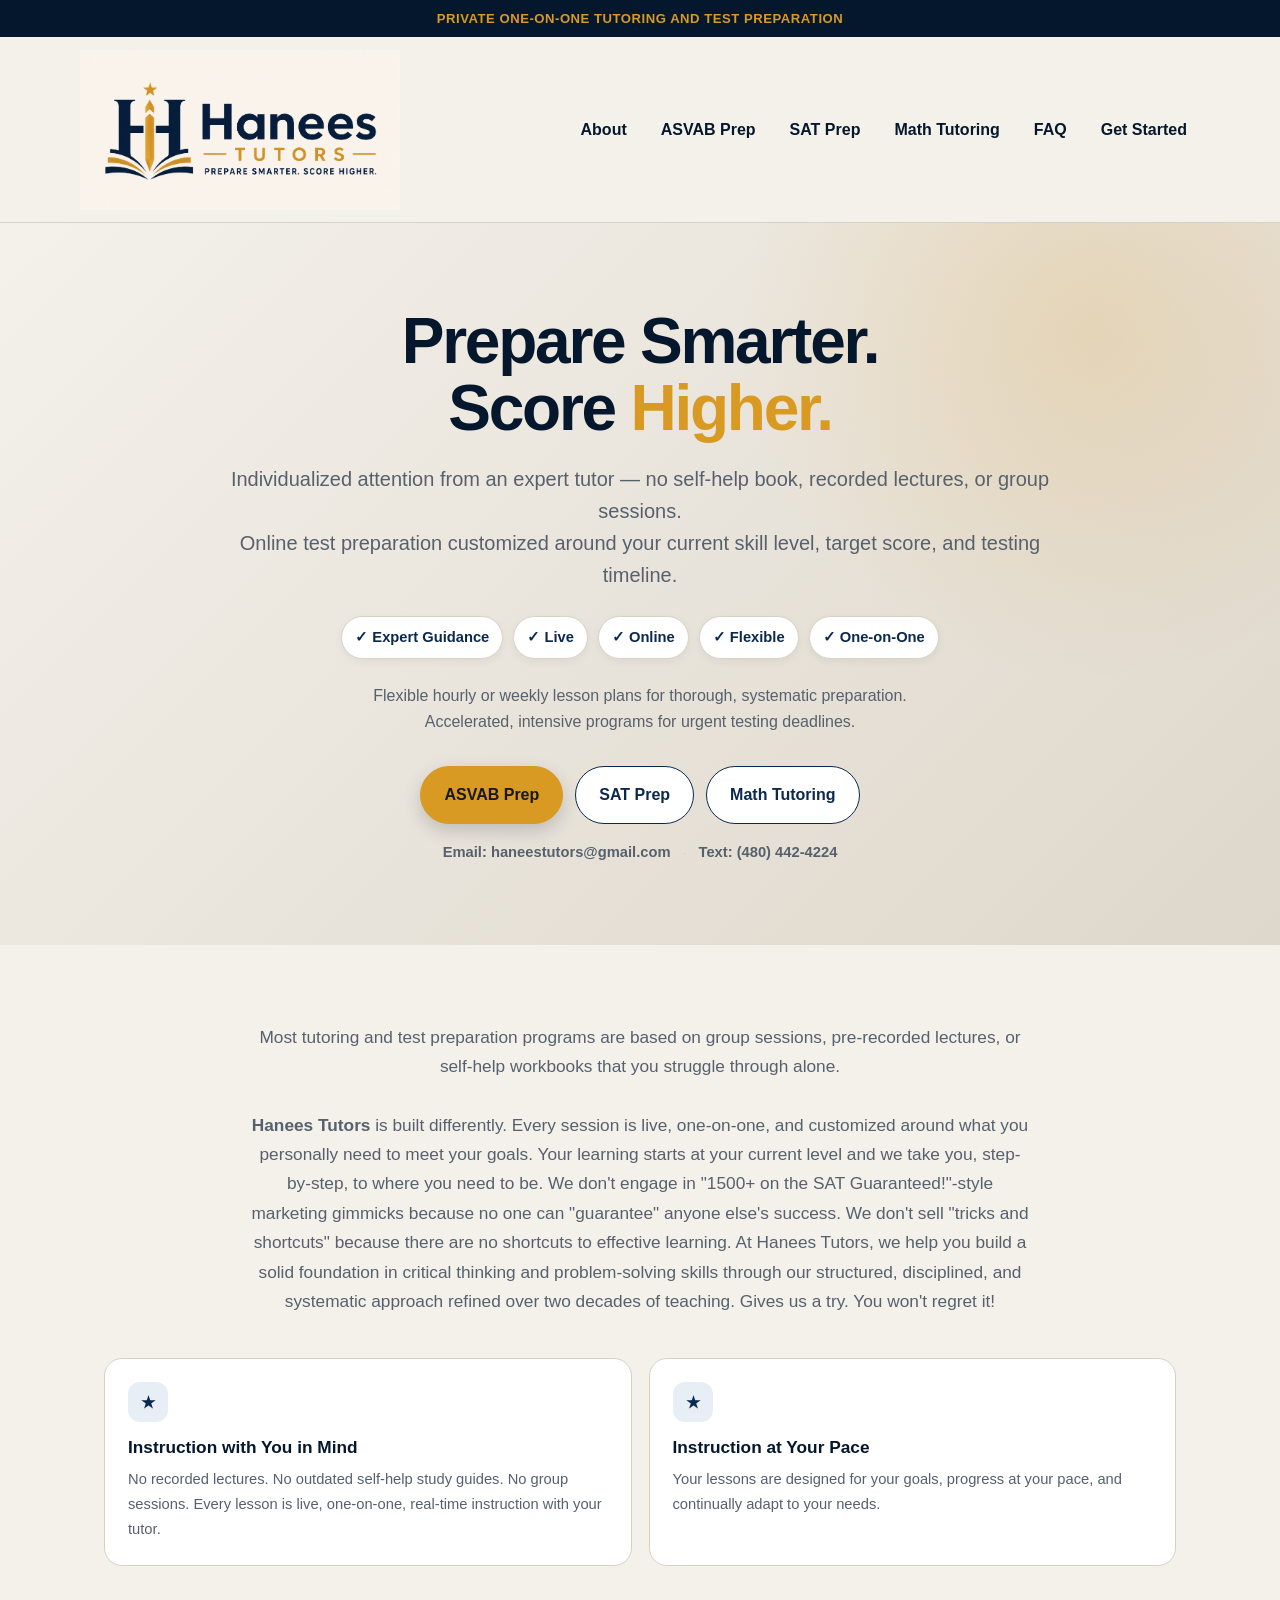
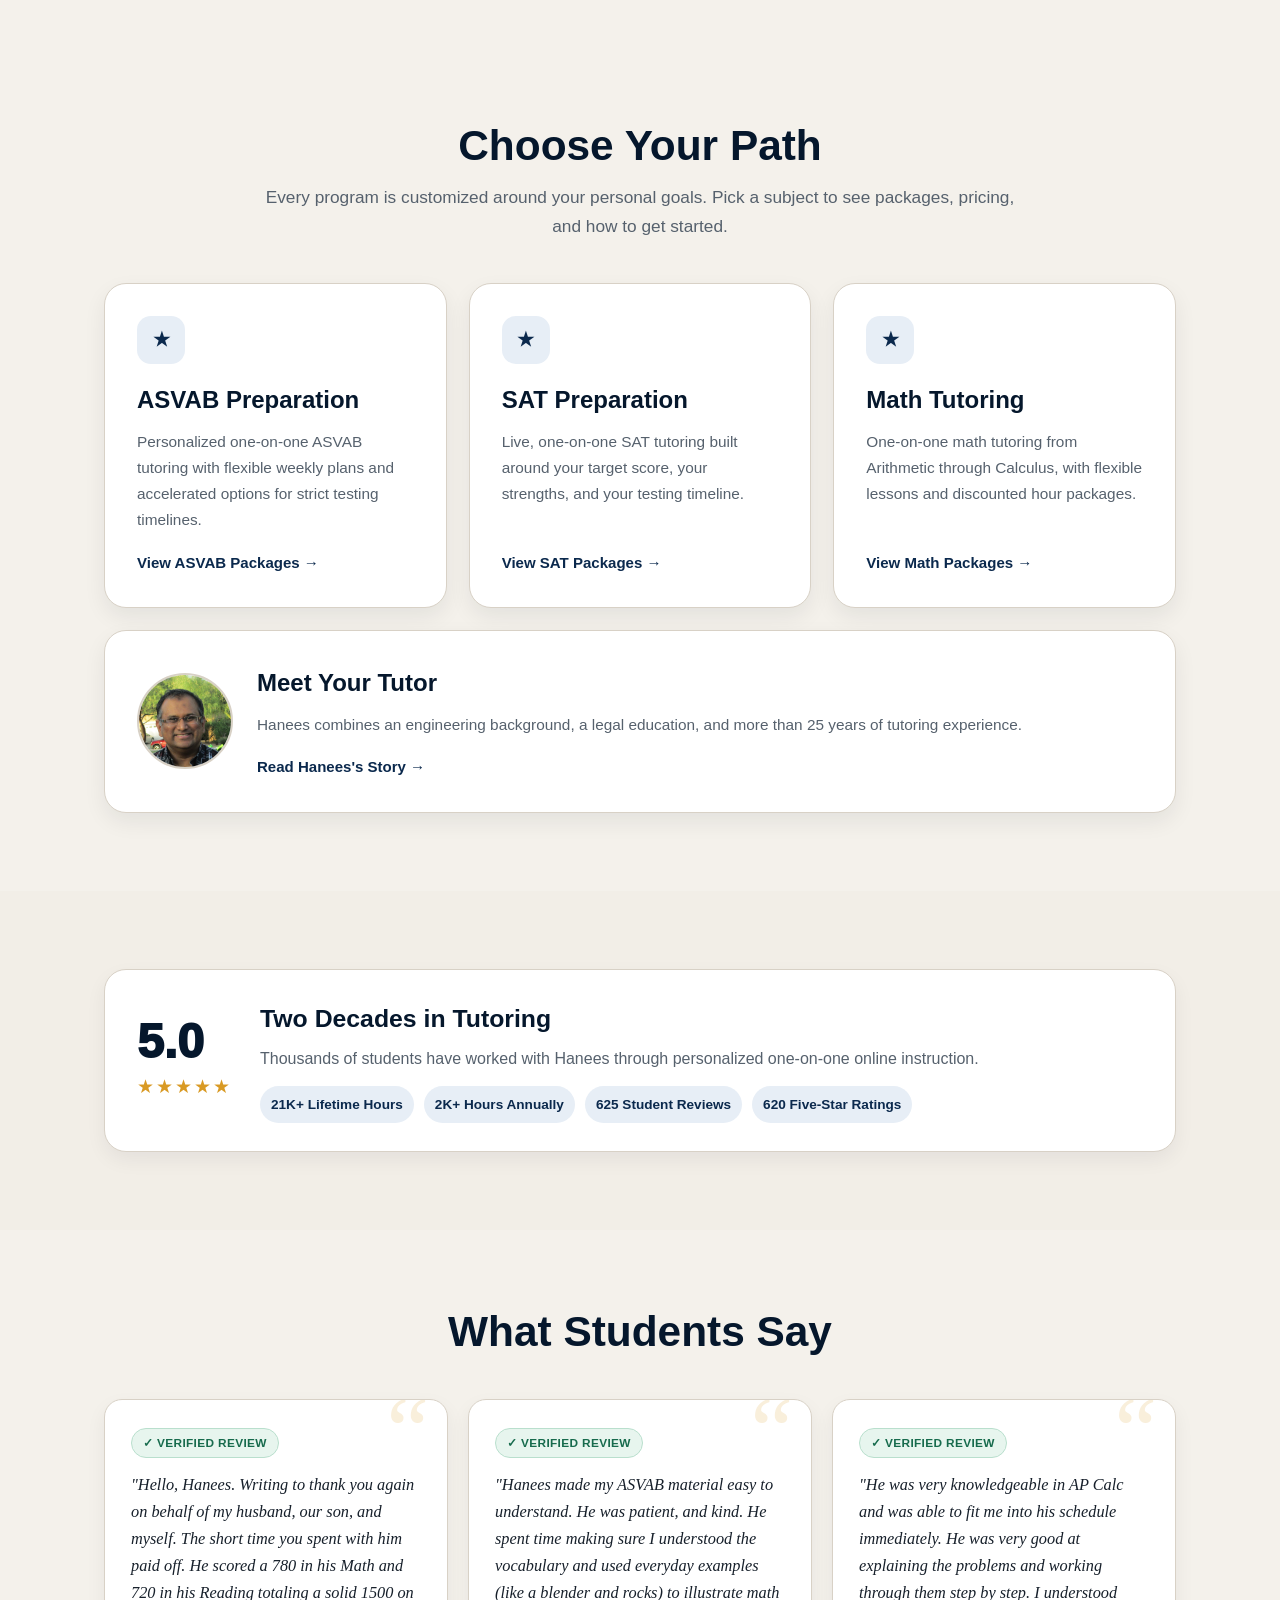
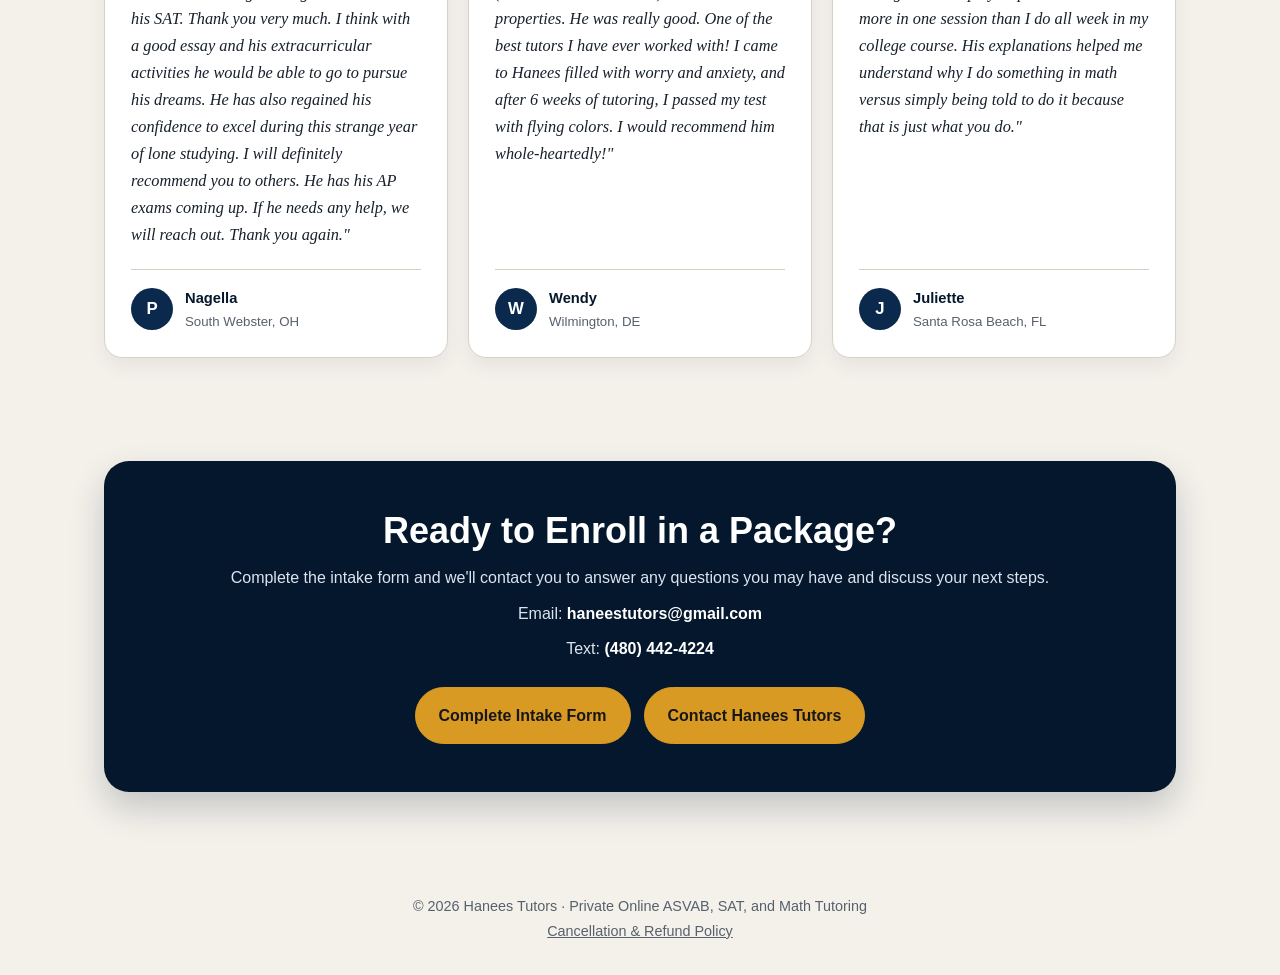
<file: index.html>
<!DOCTYPE html>
<html lang="en">
<head>
<!-- Google tag (gtag.js) -->
<script async src="https://www.googletagmanager.com/gtag/js?id=G-X34HV6HW5H"></script>
<script>
  window.dataLayer = window.dataLayer || [];
  function gtag(){dataLayer.push(arguments);}
  gtag('js', new Date());

  gtag('config', 'G-X34HV6HW5H');
</script>

<meta charset="UTF-8">
<meta name="viewport" content="width=device-width,initial-scale=1">

<!-- Favicon -->
<link rel="icon" type="image/png" href="favicon.png" sizes="512x512">
<link rel="shortcut icon" href="favicon.png" type="image/png">
<link rel="apple-touch-icon" href="favicon.png">

<!-- Browser / mobile theme color -->
<meta name="theme-color" content="#05172c">

<title>Hanees Tutors | Private Online Test Prep &amp; Tutoring</title>

<meta name="description" content="Expert, customized one-on-one online tutoring for ASVAB and SAT preparation, taught live by an experienced engineer, attorney, and educator.">

<meta name="robots" content="index, follow">
<meta name="author" content="Hanees H.">

<meta property="og:title" content="Hanees Tutors | Private Online Test Prep">
<meta property="og:description" content="Live, one-on-one online ASVAB and SAT preparation with personalized instruction and structured lessons.">
<meta property="og:type" content="website">
<meta property="og:url" content="https://haneestutors.com/">
<meta property="og:site_name" content="Hanees Tutors">
<meta property="og:image" content="profile.jpg">

<meta name="twitter:card" content="summary_large_image">
<meta name="twitter:title" content="Hanees Tutors |  Online Test Prep">
<meta name="twitter:description" content="Personalized one-on-one ASVAB and SAT preparation with structured courses designed to help students improve their scores.">

<script type="application/ld+json">
{
  "@context":"https://schema.org",
  "@type":"ProfessionalService",
  "name":"Hanees Tutors",
  "description":" online one-on-one ASVAB and SAT tutoring and test preparation.",
  "image":"profile.jpg",
  "logo":"https://haneestutors.com/logo.png",
  "email":"haneestutors@gmail.com",
  "telephone":"+1-480-442-4224",
  "areaServed":"United States, Online",
  "founder":{
    "@type":"Person",
    "name":"Hanees H.",
    "jobTitle":"Tutor, Attorney, Engineer, Educator"
  }
}
</script>

<link rel="stylesheet" href="styles.css">

</head>

<body id="top">

<div class="top-banner">
Private One-on-One Tutoring and Test Preparation
</div>

<header>

<div class="container nav">

<a class="logo" href="index.html" aria-label="Hanees Tutors home">
<img src="logo.png" alt="Hanees Tutors">
</a>

<button class="nav-toggle" id="navToggle" aria-label="Toggle navigation menu" aria-expanded="false" aria-controls="siteNav">
<span></span>
<span></span>
<span></span>
</button>

<nav aria-label="Main navigation" id="siteNav">

<a href="about.html">About</a>
<a href="asvab.html">ASVAB Prep</a>
<a href="sat.html">SAT Prep</a>
<a href="math.html">Math Tutoring</a>
<a href="faq.html">FAQ</a>

<a href="#intake" class="open-intake">
Get Started
</a>
</nav>
</div>
</header>

<main>


<!-- HERO -->

<section class="hero">

<div class="container hero-layout">

<div>

<h1>
Prepare Smarter.<br>
Score <span>Higher.</span>
</h1>

<p class="hero-lead">
Individualized attention from an expert tutor — no self-help book, recorded lectures, or group sessions. <br> Online test preparation customized around your current skill level, target score, and testing timeline.
</p>

<div class="hero-points">
<div class="hero-point">✓ Expert Guidance</div>
<div class="hero-point">✓ Live</div>
<div class="hero-point">✓ Online</div>
<div class="hero-point">✓ Flexible</div>
<div class="hero-point">✓ One-on-One</div>


</div>

<p class="hero-lead" style="font-size:1rem;">
Flexible hourly or weekly lesson plans for thorough, systematic preparation.<br>Accelerated, intensive programs for urgent testing deadlines.
</p>

<div class="hero-actions">

<a class="button gold" href="asvab.html">
ASVAB Prep
</a>

<a class="button secondary" href="sat.html">
SAT Prep
</a>

<a class="button secondary" href="math.html">
Math Tutoring
</a>

</div>

<div class="hero-contact-row">

<a class="hero-contact-link" href="mailto:haneestutors@gmail.com">
Email: haneestutors@gmail.com
</a>

<span class="hero-contact-divider">·</span>

<a class="hero-contact-link" href="tel:4804424224">
Text: (480) 442-4224
</a>

</div>

</div>

</div>

</section>


<!-- WHY US -->

<section class="why" id="why-us">

<div class="container">

<div class="section-heading">

<p>
Most tutoring and test preparation programs are based on group sessions, pre-recorded lectures, or self-help workbooks that you struggle through alone.<br><br>
  
<b>Hanees Tutors</b> is built differently. Every session is live, one-on-one, and customized around what you personally need to meet your goals. Your learning starts at your current level and we take you, step-by-step, to where you need to be. We don't engage in "1500+ on the SAT Guaranteed!"-style marketing gimmicks because no one can "guarantee" anyone else's success. We don't sell "tricks and shortcuts" because there are no shortcuts to effective learning. At Hanees Tutors, we help you build a solid foundation in critical thinking and problem-solving skills through our structured, disciplined, and systematic approach refined over two decades of teaching. Gives us a try. You won't regret it!
</p>

</div>

<div class="why-grid">

<div class="why-card">

<div class="why-icon">★</div>

<h3>Instruction with You in Mind</h3>

<p>
No recorded lectures. No outdated self-help study guides. No group sessions. Every lesson is live, one-on-one, real-time instruction with your tutor.
</p>

</div>

<div class="why-card">

<div class="why-icon">★</div>

<h3>Instruction at Your Pace</h3>

<p>
Your lessons are designed for your goals, progress at your pace, and continually adapt to your needs.
</p>

</div>

</div>

</div>

</section>


<!-- SUBJECT LINKS -->

<section id="subjects">

<div class="container">

<div class="section-heading">

<h2>
Choose Your Path
</h2>

<p>
Every program is customized around your personal goals. Pick a subject to see packages, pricing, and how to get started.
</p>

</div>

<div class="subject-grid">

<a class="subject-card" href="asvab.html">

<div class="subject-icon">★</div>

<h3>ASVAB Preparation</h3>

<p>
Personalized one-on-one ASVAB tutoring with flexible weekly plans and accelerated options for strict testing timelines.
</p>

<div class="subject-cta">View ASVAB Packages →</div>

</a>

<a class="subject-card" href="sat.html">

<div class="subject-icon">★</div>

<h3>SAT Preparation</h3>

<p>
Live, one-on-one SAT tutoring built around your target score, your strengths, and your testing timeline.
</p>

<div class="subject-cta">View SAT Packages →</div>

</a>

<a class="subject-card" href="math.html">

<div class="subject-icon">★</div>

<h3>Math Tutoring</h3>

<p>
One-on-one math tutoring from Arithmetic through Calculus, with flexible lessons and discounted hour packages.
</p>

<div class="subject-cta">View Math Packages →</div>

</a>

<a class="subject-card about-link-card" href="about.html">

<img src="profile.jpg" alt="Hanees H., private online tutor">

<div>
<h3>Meet Your Tutor</h3>
<p>
Hanees combines an engineering background, a legal education, and more than 25 years of tutoring experience.
</p>
<div class="subject-cta">Read Hanees's Story →</div>
</div>

</a>

</div>

</div>

</section>


<!-- RESULTS -->

<section class="results">

<div class="container">

<div class="results-card">

<div>

<div class="rating">5.0</div>

<div class="stars" aria-label="Five star rating">
★★★★★
</div>

</div>

<div>

<h2>
Two Decades in Tutoring
</h2>

<p>
Thousands of students have worked with Hanees through personalized one-on-one online instruction.
</p>

<div class="stats">

<div class="stat">21K+ Lifetime Hours</div>
<div class="stat">2K+ Hours Annually</div>
<div class="stat">625 Student Reviews</div>
<div class="stat">620 Five-Star Ratings</div>

</div>

</div>

</div>

</div>

</section>


<!-- TESTIMONIALS -->

<section class="testimonials">

<div class="container">

<div class="section-heading">

<h2>
What Students Say
</h2>

</div>

<div class="testimonial-grid">

<div class="testimonial-card">

<div class="testimonial-badge">✓ Verified Review</div>

<p class="testimonial-quote">
"Hello, Hanees. Writing to thank you again on behalf of my husband, our son, and myself. The short time you spent with him paid off. He scored a 780 in his Math and 720 in his Reading totaling a solid 1500 on his SAT. Thank you very much. I think with a good essay and his extracurricular activities he would be able to go to pursue his dreams. He has also regained his confidence to excel during this strange year of lone studying. I will definitely recommend you to others. He has his AP exams coming up. If he needs any help, we will reach out. Thank you again."
</p>

<div class="testimonial-footer">
<div class="testimonial-avatar">P</div>
<div>
<div class="testimonial-attribution">Nagella</div>
  <div class="testimonial-location">South Webster, OH</div>
</div>
</div>

</div>

<div class="testimonial-card">

<div class="testimonial-badge">✓ Verified Review</div>

<p class="testimonial-quote">
"Hanees made my ASVAB material easy to understand. He was patient, and kind. He spent time making sure I understood the vocabulary and used everyday examples (like a blender and rocks) to illustrate math properties. He was really good. One of the best tutors I have ever worked with! I came to Hanees filled with worry and anxiety, and after 6 weeks of tutoring, I passed my test with flying colors. I would recommend him whole-heartedly!"
</p>

<div class="testimonial-footer">
<div class="testimonial-avatar">W</div>
<div>
<div class="testimonial-attribution">Wendy</div>
<div class="testimonial-location">Wilmington, DE</div>
</div>
</div>

</div>

<div class="testimonial-card">

<div class="testimonial-badge">✓ Verified Review</div>

<p class="testimonial-quote">
"He was very knowledgeable in AP Calc and was able to fit me into his schedule immediately. He was very good at explaining the problems and working through them step by step. I understood more in one session than I do all week in my college course. His explanations helped me understand why I do something in math versus simply being told to do it because that is just what you do."
</p>

<div class="testimonial-footer">
<div class="testimonial-avatar">J</div>
<div>
<div class="testimonial-attribution">Juliette</div>
<div class="testimonial-location">Santa Rosa Beach, FL</div>
</div>
</div>

</div>

</div>

</div>

</section>


<!-- CONTACT -->

<section id="contact" class="contact-section">

<div class="container">

<div class="contact">

<h2>
Ready to Enroll in a Package?
</h2>

<p>
Complete the intake form and we'll contact you to answer any questions you may have and discuss your next steps.
</p>

<p>
Email:
<a href="mailto:haneestutors@gmail.com">
haneestutors@gmail.com
</a>
</p>

<p>
Text:
<a href="tel:4804424224">
(480) 442-4224
</a>
</p>

<div class="actions">

<a class="button open-intake" href="#intake">
Complete Intake Form
</a>

<a
class="button"
href="mailto:haneestutors@gmail.com?subject=Tutoring%20Inquiry"
>
Contact Hanees Tutors
</a>

</div>

</div>

</div>

</section>

</main>


<footer>
© 2026 Hanees Tutors · Private Online ASVAB, SAT, and Math Tutoring
<br>
<a href="policy.html" style="color:var(--muted);text-decoration:underline;">Cancellation &amp; Refund Policy</a>
</footer>


<div id="intake-modal-root"></div>
<div id="booking-modal-root"></div>
<script src="script.js"></script>

</body>
</html>
</file>
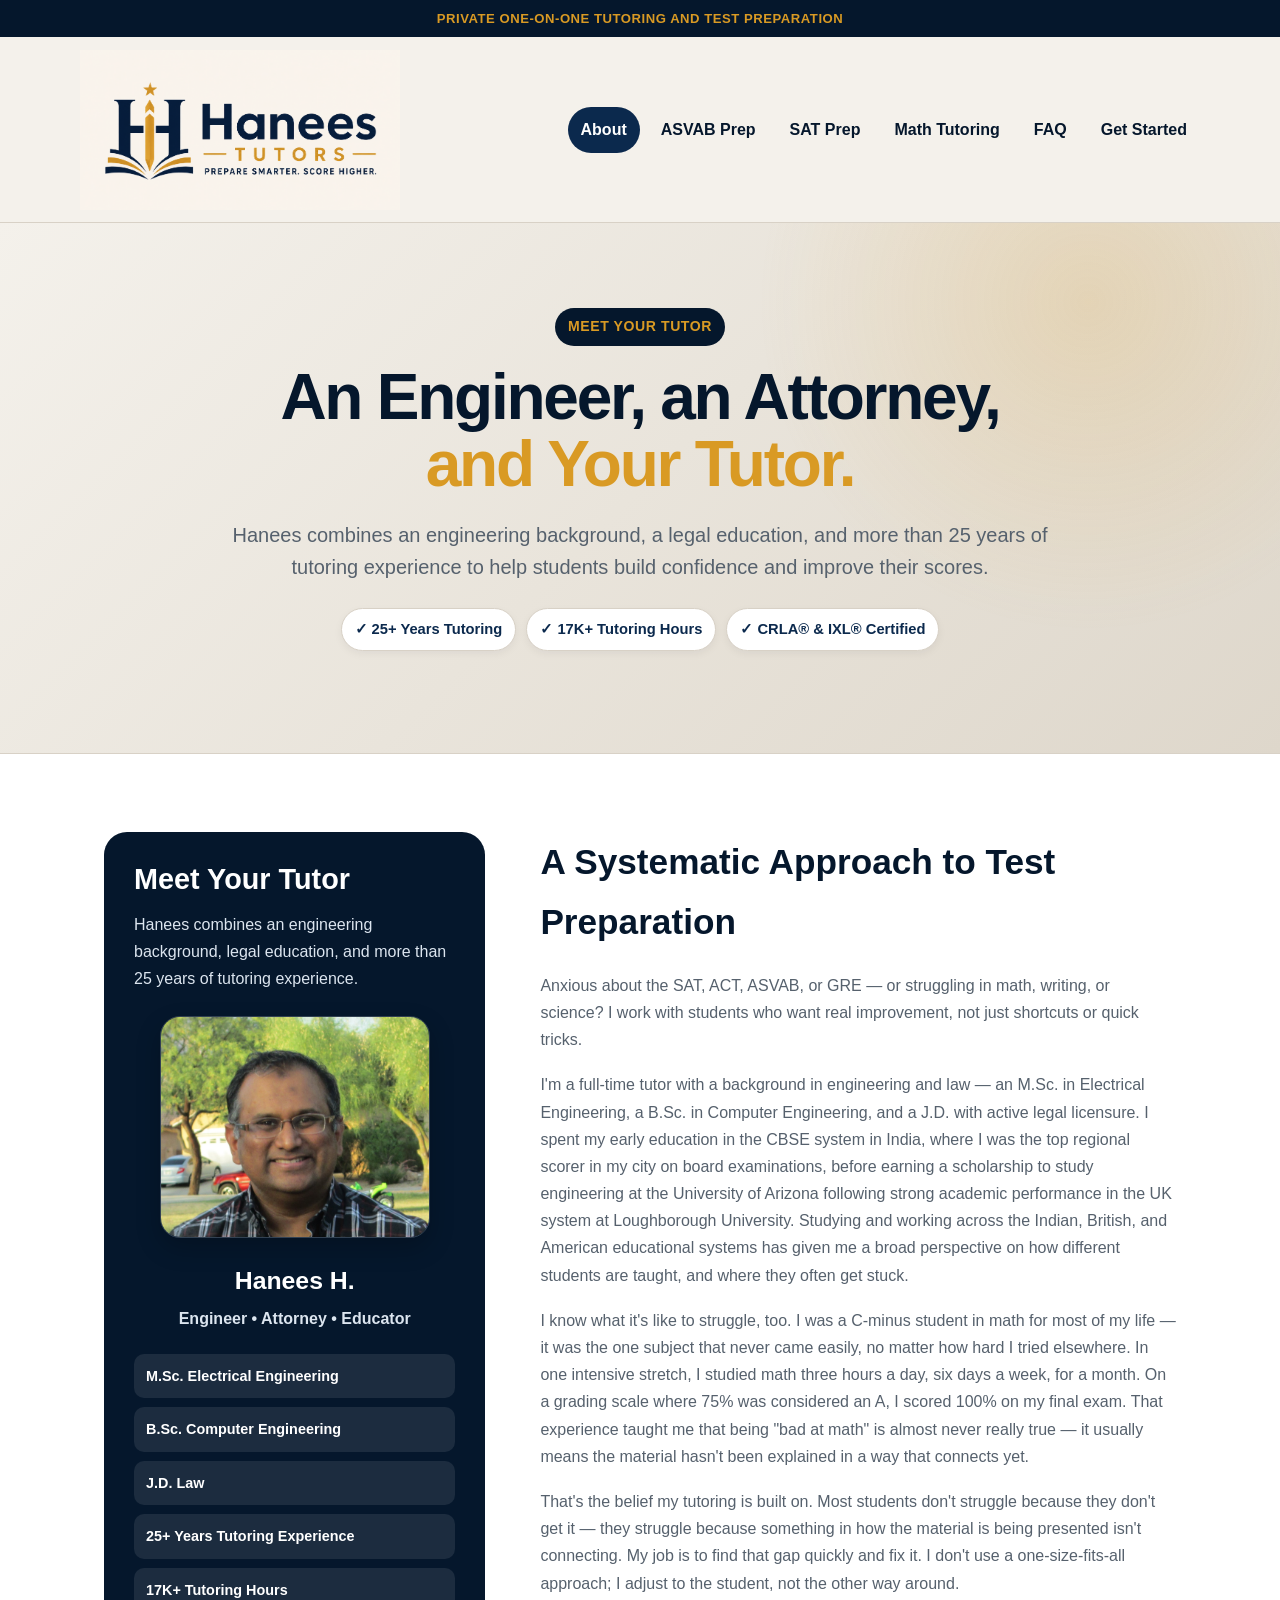
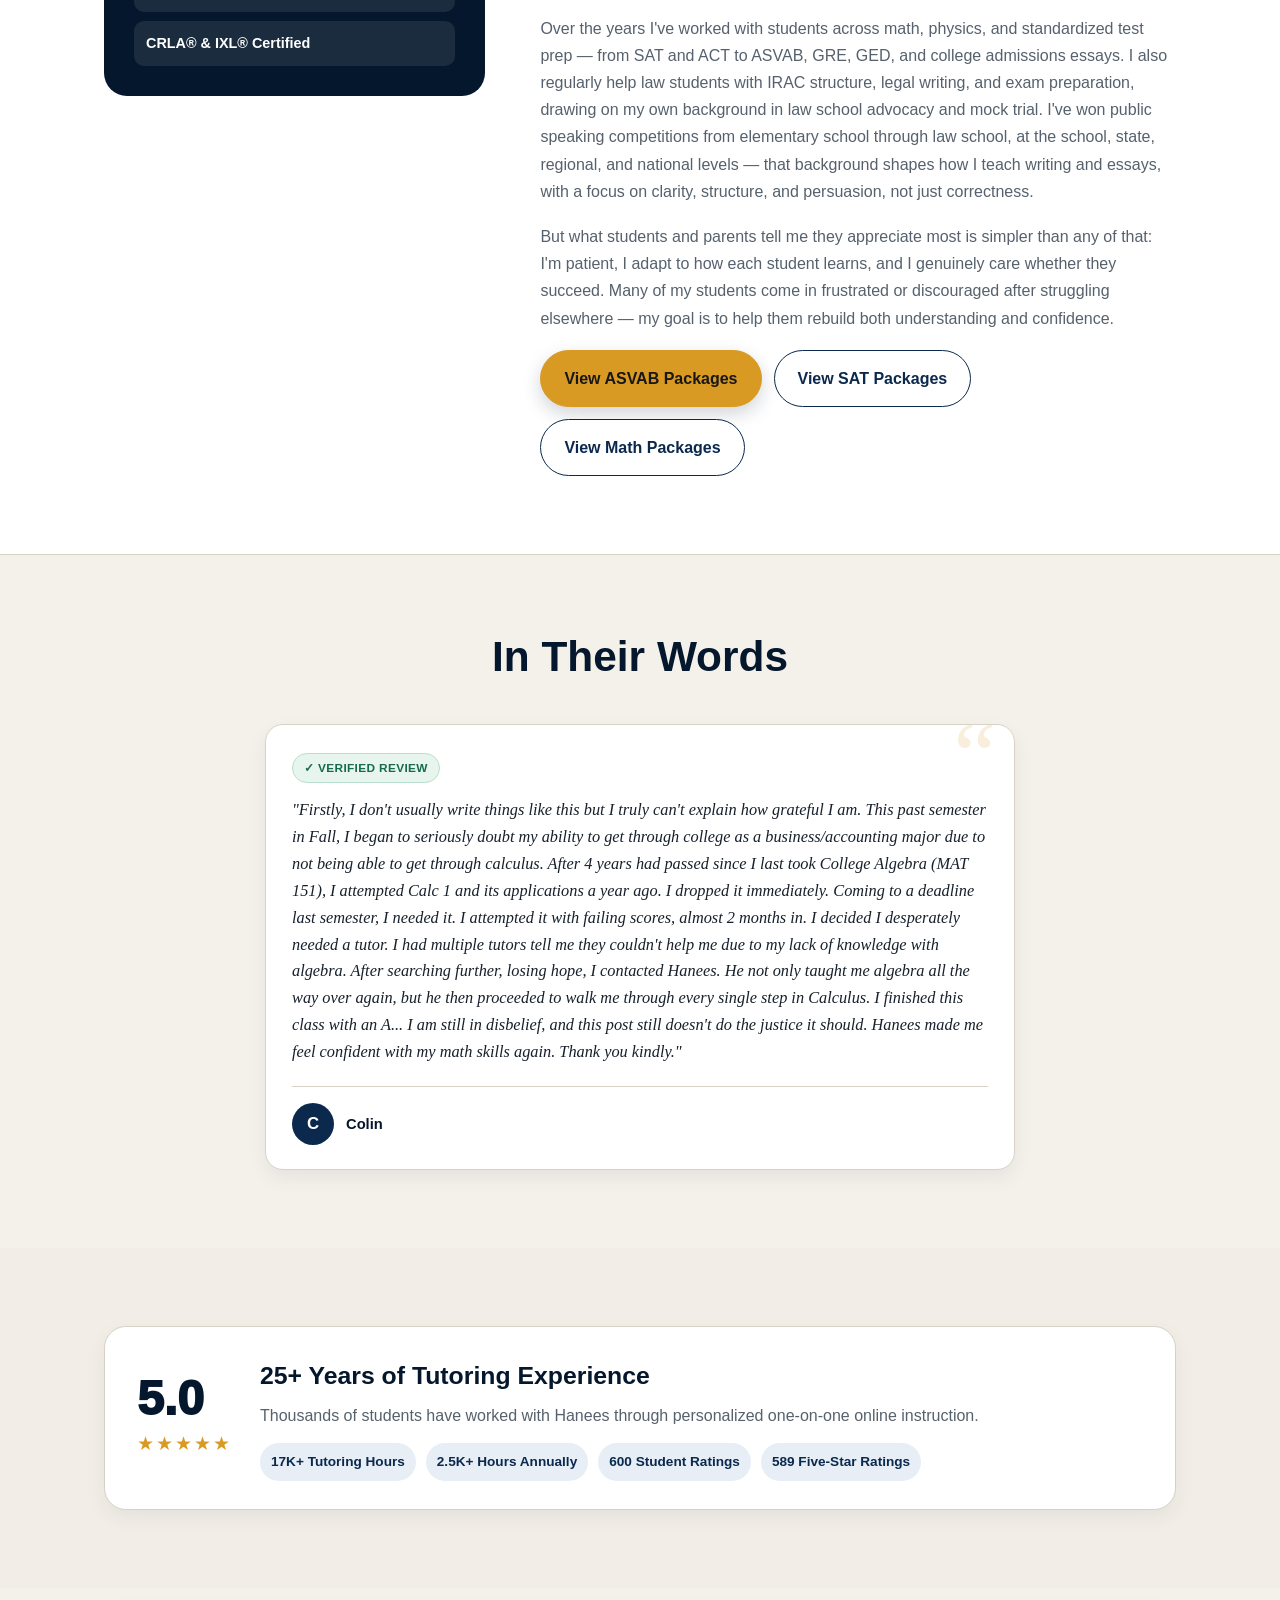
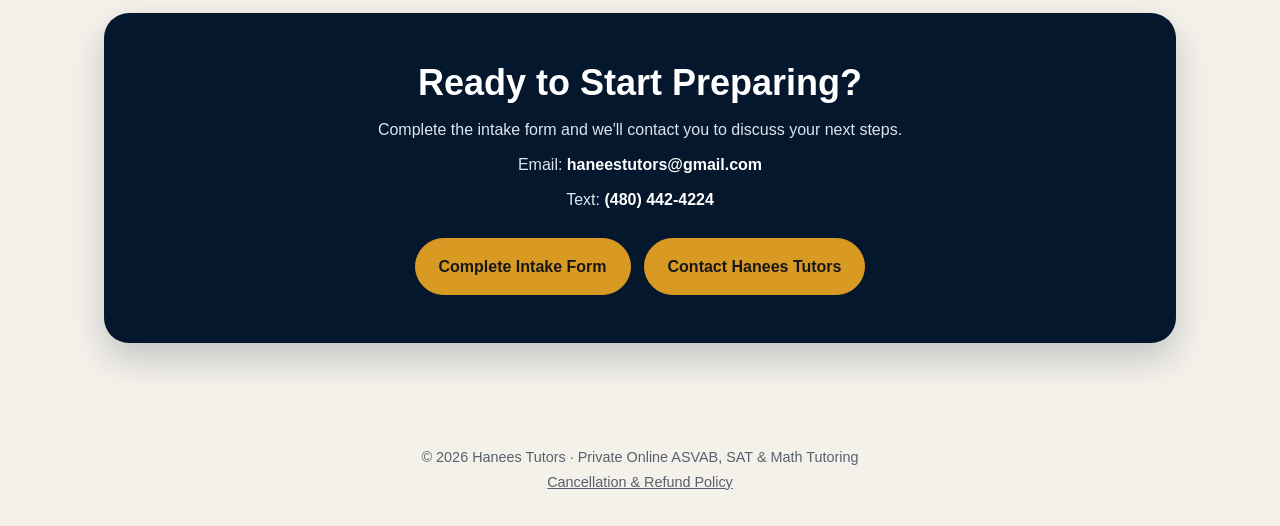
<file: about.html>
<!DOCTYPE html>
<html lang="en">
<head>

<!-- Google tag (gtag.js) -->
<script async src="https://www.googletagmanager.com/gtag/js?id=G-X34HV6HW5H"></script>
<script>
  window.dataLayer = window.dataLayer || [];
  function gtag(){dataLayer.push(arguments);}
  gtag('js', new Date());

  gtag('config', 'G-X34HV6HW5H');
</script>

<meta charset="UTF-8">
<meta name="viewport" content="width=device-width,initial-scale=1">

<!-- Favicon -->
<link rel="icon" type="image/png" href="favicon.png" sizes="512x512">
<link rel="shortcut icon" href="favicon.png" type="image/png">
<link rel="apple-touch-icon" href="favicon.png">

<!-- Browser / mobile theme color -->
<meta name="theme-color" content="#05172c">

<title>Meet Your Tutor | Hanees Tutors</title>

<meta name="description" content="Meet Hanees H. — an engineer, attorney, and educator with more than 25 years of one-on-one tutoring experience, now offering private online ASVAB and SAT preparation.">

<meta name="robots" content="index, follow">
<meta name="author" content="Hanees H.">

<meta property="og:title" content="Meet Your Tutor | Hanees Tutors">
<meta property="og:description" content="Engineer, attorney, and educator with 25+ years of tutoring experience, now teaching private online ASVAB and SAT preparation.">
<meta property="og:type" content="profile">
<meta property="og:url" content="https://haneestutors.com/about.html">
<meta property="og:site_name" content="Hanees Tutors">
<meta property="og:image" content="profile.jpg">

<meta name="twitter:card" content="summary_large_image">
<meta name="twitter:title" content="Meet Your Tutor | Hanees Tutors">
<meta name="twitter:description" content="Engineer, attorney, and educator with 25+ years of tutoring experience.">

<script type="application/ld+json">
{
  "@context":"https://schema.org",
  "@type":"Person",
  "name":"Hanees H.",
  "jobTitle":"Tutor, Attorney, Engineer, Educator",
  "worksFor":{
    "@type":"ProfessionalService",
    "name":"Hanees Tutors"
  },
  "email":"haneestutors@gmail.com",
  "telephone":"+1-480-442-4224",
  "image":"https://haneestutors.com/profile.jpg"
}
</script>

<link rel="stylesheet" href="styles.css">

</head>

<body id="top">

<div class="top-banner">
Private One-on-One Tutoring and Test Preparation
</div>

<header>

<div class="container nav">

<a class="logo" href="index.html" aria-label="Hanees Tutors home">
<img src="logo.png" alt="Hanees Tutors">
</a>

<button class="nav-toggle" id="navToggle" aria-label="Toggle navigation menu" aria-expanded="false" aria-controls="siteNav">
<span></span>
<span></span>
<span></span>
</button>

<nav aria-label="Main navigation" id="siteNav">

<a href="about.html" class="active">About</a>
<a href="asvab.html">ASVAB Prep</a>
<a href="sat.html">SAT Prep</a>
<a href="math.html">Math Tutoring</a>
<a href="faq.html">FAQ</a>

<a href="#intake" class="open-intake">
Get Started
</a>

</nav>

</div>

</header>

<main>


<!-- PAGE HERO -->

<section class="hero">

<div class="container hero-layout">

<div>

<div class="eyebrow">
Meet Your Tutor
</div>

<h1>
An Engineer, an Attorney, <span>and Your Tutor.</span>
</h1>

<p class="hero-lead">
Hanees combines an engineering background, a legal education, and more than 25 years of tutoring experience to help students build confidence and improve their scores.
</p>

<div class="hero-points">
<div class="hero-point">✓ 25+ Years Tutoring</div>
<div class="hero-point">✓ 17K+ Tutoring Hours</div>
<div class="hero-point">✓ CRLA® &amp; IXL® Certified</div>

</div>

</div>

</div>

</section>


<!-- ABOUT -->

<section id="about" class="about">

<div class="container about-grid">

<div class="about-summary">

<h2>Meet Your Tutor</h2>

<p>
Hanees combines an engineering background, legal education, and more than 25 years of tutoring experience.
</p>

<img
src="profile.jpg"
alt="Hanees H., private online tutor"
class="tutor-photo"
>

<div class="tutor-name">
Hanees H.
</div>

<div class="tutor-title">
Engineer • Attorney • Educator
</div>

<div class="credentials">

<div class="credential">M.Sc. Electrical Engineering</div>
<div class="credential">B.Sc. Computer Engineering</div>
<div class="credential">J.D. Law</div>
<div class="credential">25+ Years Tutoring Experience</div>
<div class="credential">17K+ Tutoring Hours</div>
<div class="credential">CRLA® &amp; IXL® Certified</div>

</div>

</div>


<div class="about-copy">

<h2>
A Systematic Approach to Test Preparation
</h2>

<p>
Anxious about the SAT, ACT, ASVAB, or GRE — or struggling in math, writing, or science? I work with students who want real improvement, not just shortcuts or quick tricks.
</p>

<p>
I'm a full-time tutor with a background in engineering and law — an M.Sc. in Electrical Engineering, a B.Sc. in Computer Engineering, and a J.D. with active legal licensure. I spent my early education in the CBSE system in India, where I was the top regional scorer in my city on board examinations, before earning a scholarship to study engineering at the University of Arizona following strong academic performance in the UK system at Loughborough University. Studying and working across the Indian, British, and American educational systems has given me a broad perspective on how different students are taught, and where they often get stuck.
</p>

<p>
I know what it's like to struggle, too. I was a C-minus student in math for most of my life — it was the one subject that never came easily, no matter how hard I tried elsewhere. In one intensive stretch, I studied math three hours a day, six days a week, for a month. On a grading scale where 75% was considered an A, I scored 100% on my final exam. That experience taught me that being "bad at math" is almost never really true — it usually means the material hasn't been explained in a way that connects yet.
</p>

<p>
That's the belief my tutoring is built on. Most students don't struggle because they don't get it — they struggle because something in how the material is being presented isn't connecting. My job is to find that gap quickly and fix it. I don't use a one-size-fits-all approach; I adjust to the student, not the other way around.
</p>

<p>
Over the years I've worked with students across math, physics, and standardized test prep — from SAT and ACT to ASVAB, GRE, GED, and college admissions essays. I also regularly help law students with IRAC structure, legal writing, and exam preparation, drawing on my own background in law school advocacy and mock trial. I've won public speaking competitions from elementary school through law school, at the school, state, regional, and national levels — that background shapes how I teach writing and essays, with a focus on clarity, structure, and persuasion, not just correctness.
</p>

<p>
But what students and parents tell me they appreciate most is simpler than any of that: I'm patient, I adapt to how each student learns, and I genuinely care whether they succeed. Many of my students come in frustrated or discouraged after struggling elsewhere — my goal is to help them rebuild both understanding and confidence.
</p>

<div class="about-cta-row">

<a class="button gold" href="asvab.html">
View ASVAB Packages
</a>

<a class="button secondary" href="sat.html">
View SAT Packages
</a>

<a class="button secondary" href="math.html">
View Math Packages
</a>

</div>

</div>

</div>

</section>


<!-- TESTIMONIAL -->

<section class="testimonials">

<div class="container">

<div class="section-heading">

<h2>
In Their Words
</h2>

</div>

<div class="testimonial-grid" style="max-width:750px;margin:0 auto;">

<div class="testimonial-card">

<div class="testimonial-badge">✓ Verified Review</div>

<p class="testimonial-quote">
"Firstly, I don't usually write things like this but I truly can't explain how grateful I am. This past semester in Fall, I began to seriously doubt my ability to get through college as a business/accounting major due to not being able to get through calculus. After 4 years had passed since I last took College Algebra (MAT 151), I attempted Calc 1 and its applications a year ago. I dropped it immediately. Coming to a deadline last semester, I needed it. I attempted it with failing scores, almost 2 months in. I decided I desperately needed a tutor. I had multiple tutors tell me they couldn't help me due to my lack of knowledge with algebra. After searching further, losing hope, I contacted Hanees. He not only taught me algebra all the way over again, but he then proceeded to walk me through every single step in Calculus. I finished this class with an A... I am still in disbelief, and this post still doesn't do the justice it should. Hanees made me feel confident with my math skills again. Thank you kindly."
</p>

<div class="testimonial-footer">
<div class="testimonial-avatar">C</div>
<div>
<div class="testimonial-attribution">Colin</div>
</div>
</div>

</div>

</div>

</div>

</section>


<!-- RESULTS -->

<section class="results">

<div class="container">

<div class="results-card">

<div>

<div class="rating">5.0</div>

<div class="stars" aria-label="Five star rating">
★★★★★
</div>

</div>

<div>

<h2>
25+ Years of Tutoring Experience
</h2>

<p>
Thousands of students have worked with Hanees through personalized one-on-one online instruction.
</p>

<div class="stats">

<div class="stat">17K+ Tutoring Hours</div>
<div class="stat">2.5K+ Hours Annually</div>
<div class="stat">600 Student Ratings</div>
<div class="stat">589 Five-Star Ratings</div>

</div>

</div>

</div>

</div>

</section>


<!-- CONTACT -->

<section id="contact" class="contact-section">

<div class="container">

<div class="contact">

<h2>
Ready to Start Preparing?
</h2>

<p>
Complete the intake form and we'll contact you to discuss your next steps.
</p>

<p>
Email:
<a href="mailto:haneestutors@gmail.com">
haneestutors@gmail.com
</a>
</p>

<p>
Text:
<a href="tel:4804424224">
(480) 442-4224
</a>
</p>

<div class="actions">

<a class="button open-intake" href="#intake">
Complete Intake Form
</a>

<a
class="button"
href="mailto:haneestutors@gmail.com?subject=Tutoring%20Inquiry"
>
Contact Hanees Tutors
</a>

</div>

</div>

</div>

</section>

</main>


<footer>
© 2026 Hanees Tutors · Private Online ASVAB, SAT &amp; Math Tutoring
<br>
<a href="policy.html" style="color:var(--muted);text-decoration:underline;">Cancellation &amp; Refund Policy</a>
</footer>


<div id="intake-modal-root"></div>
<div id="booking-modal-root"></div>
<script src="script.js"></script>

</body>
</html>
</file>
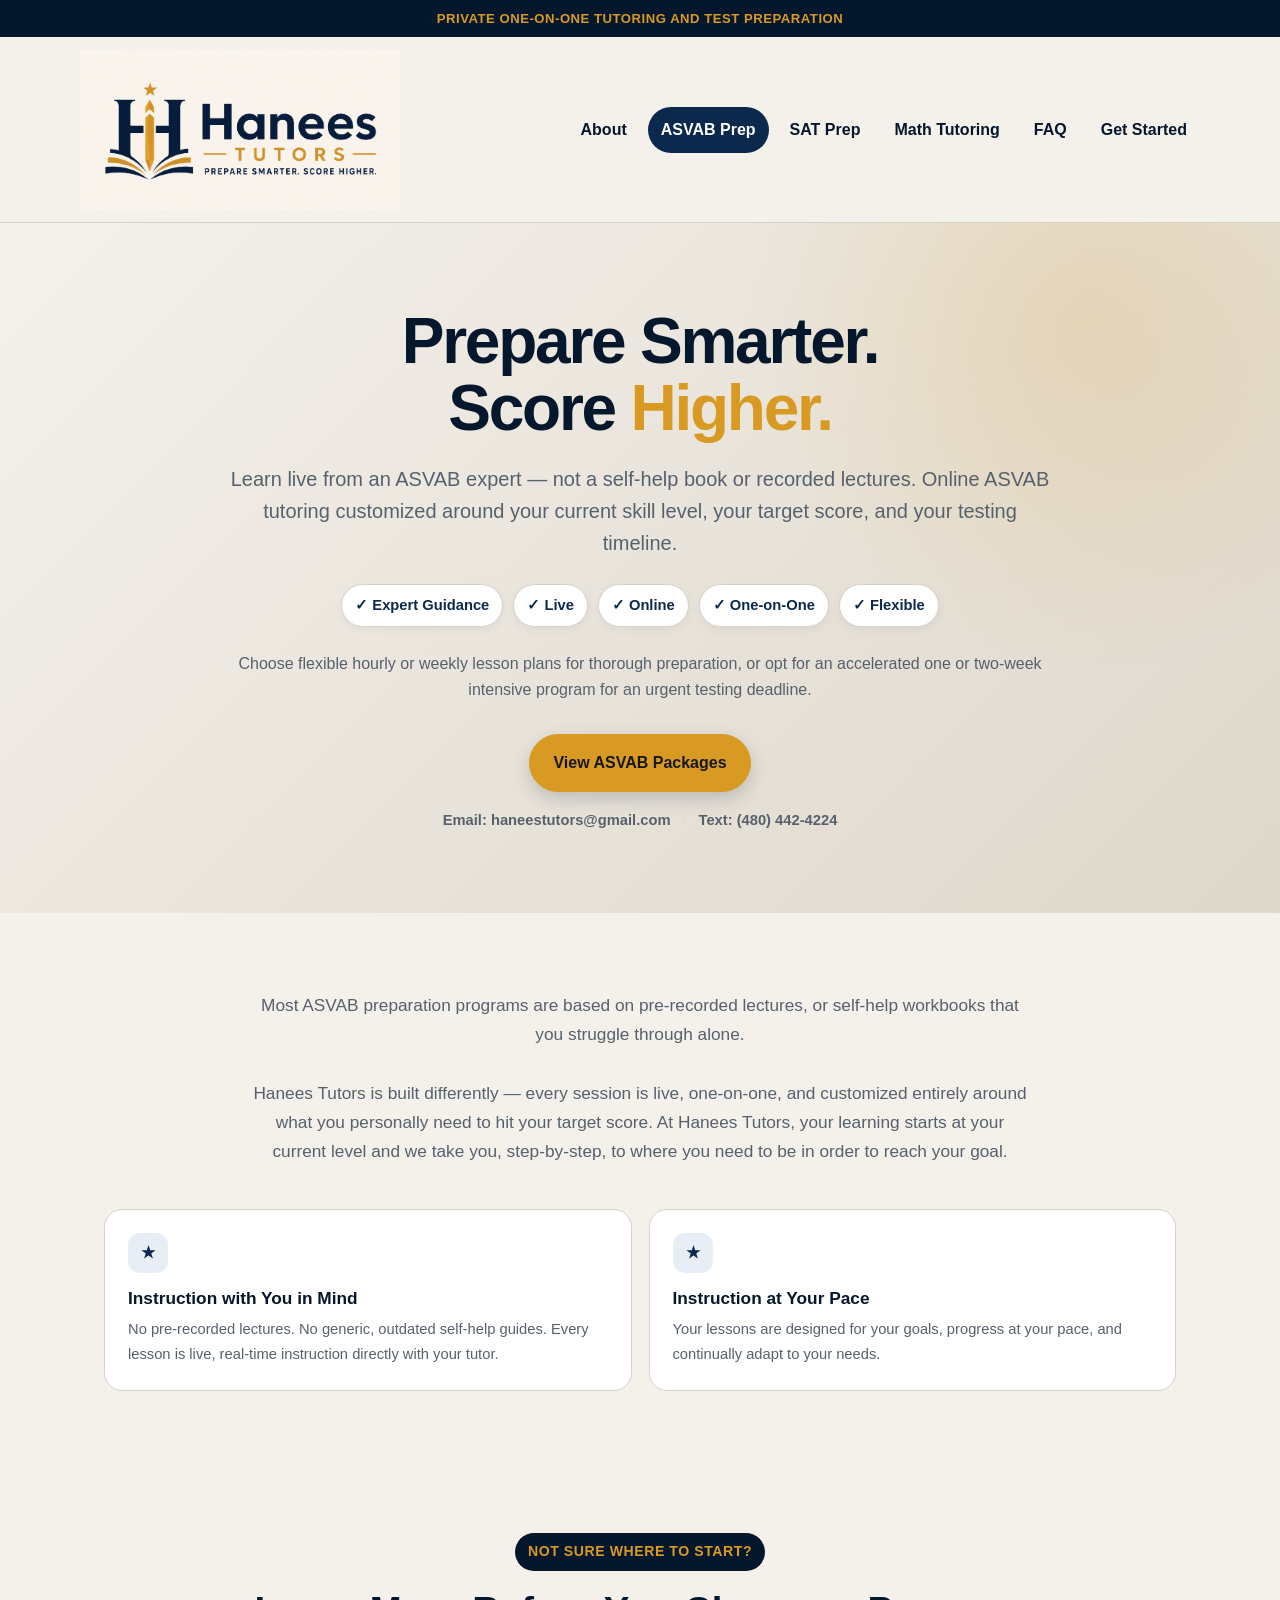
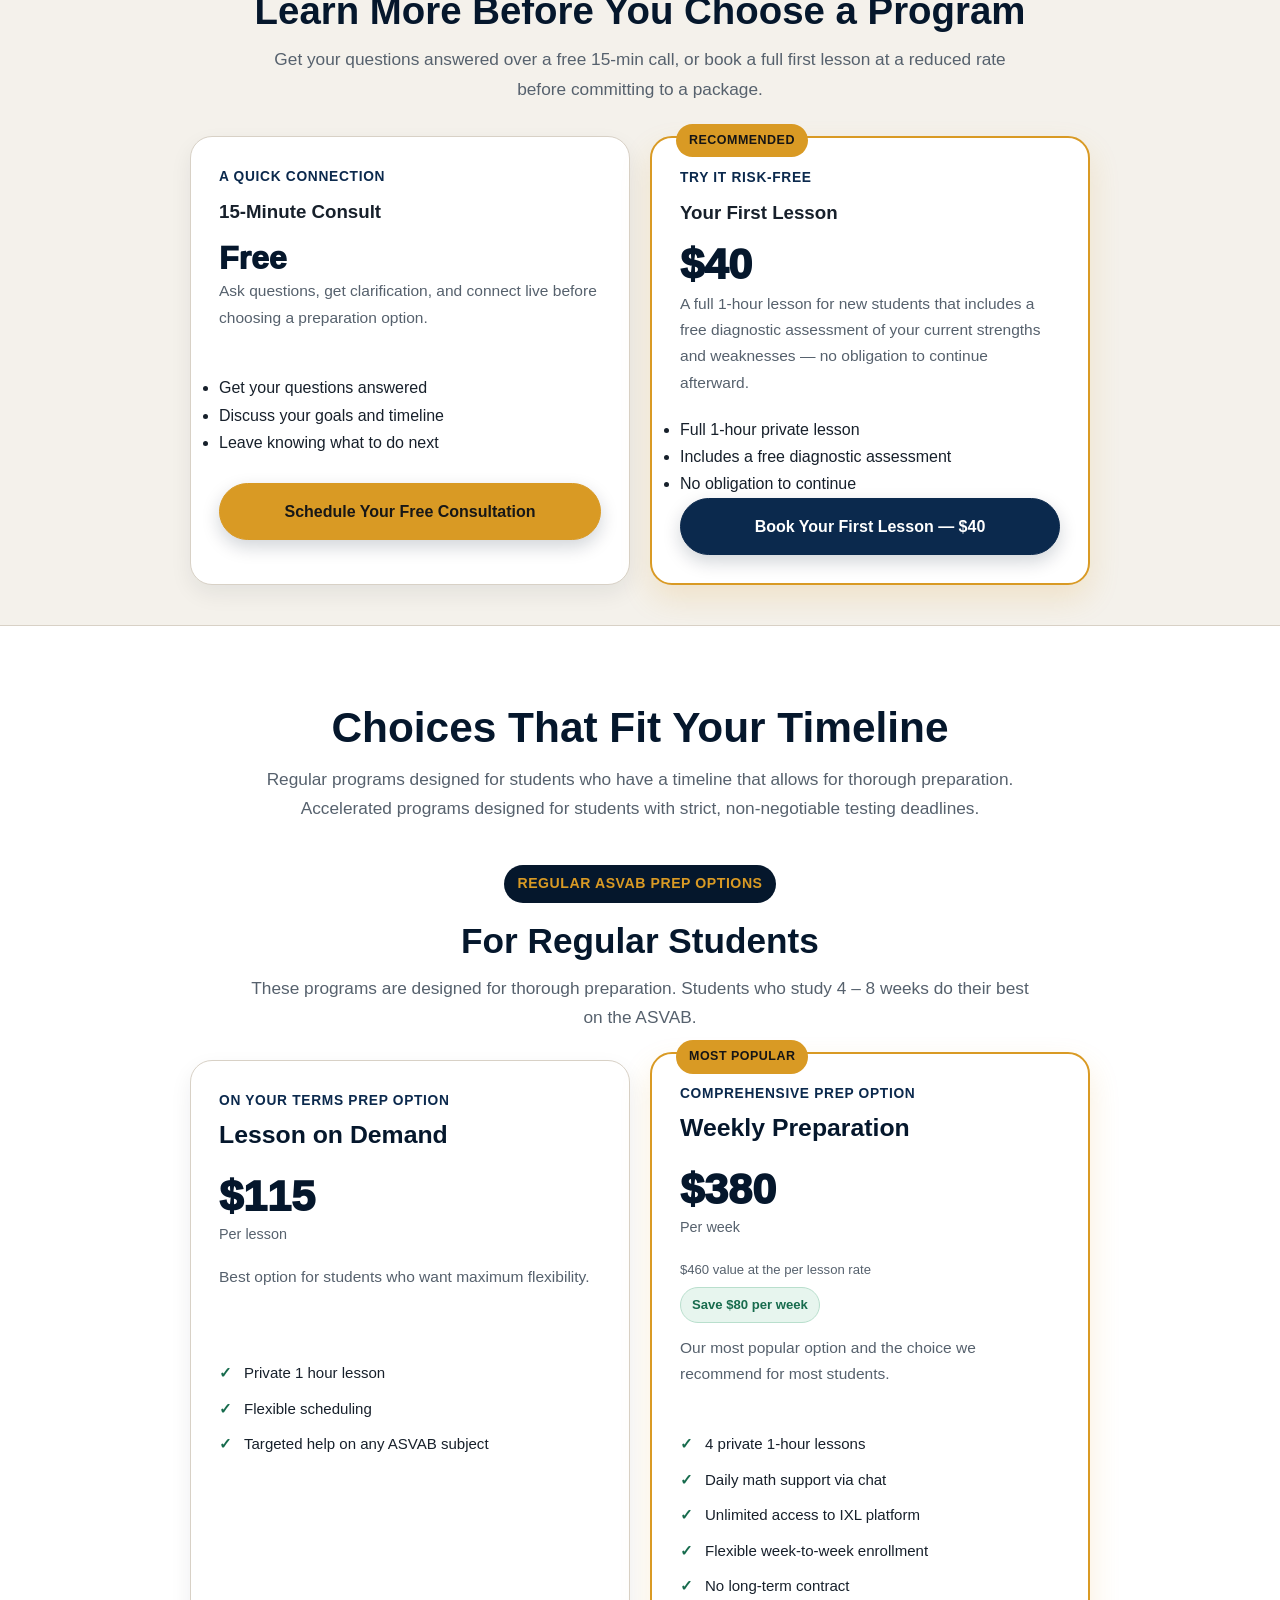
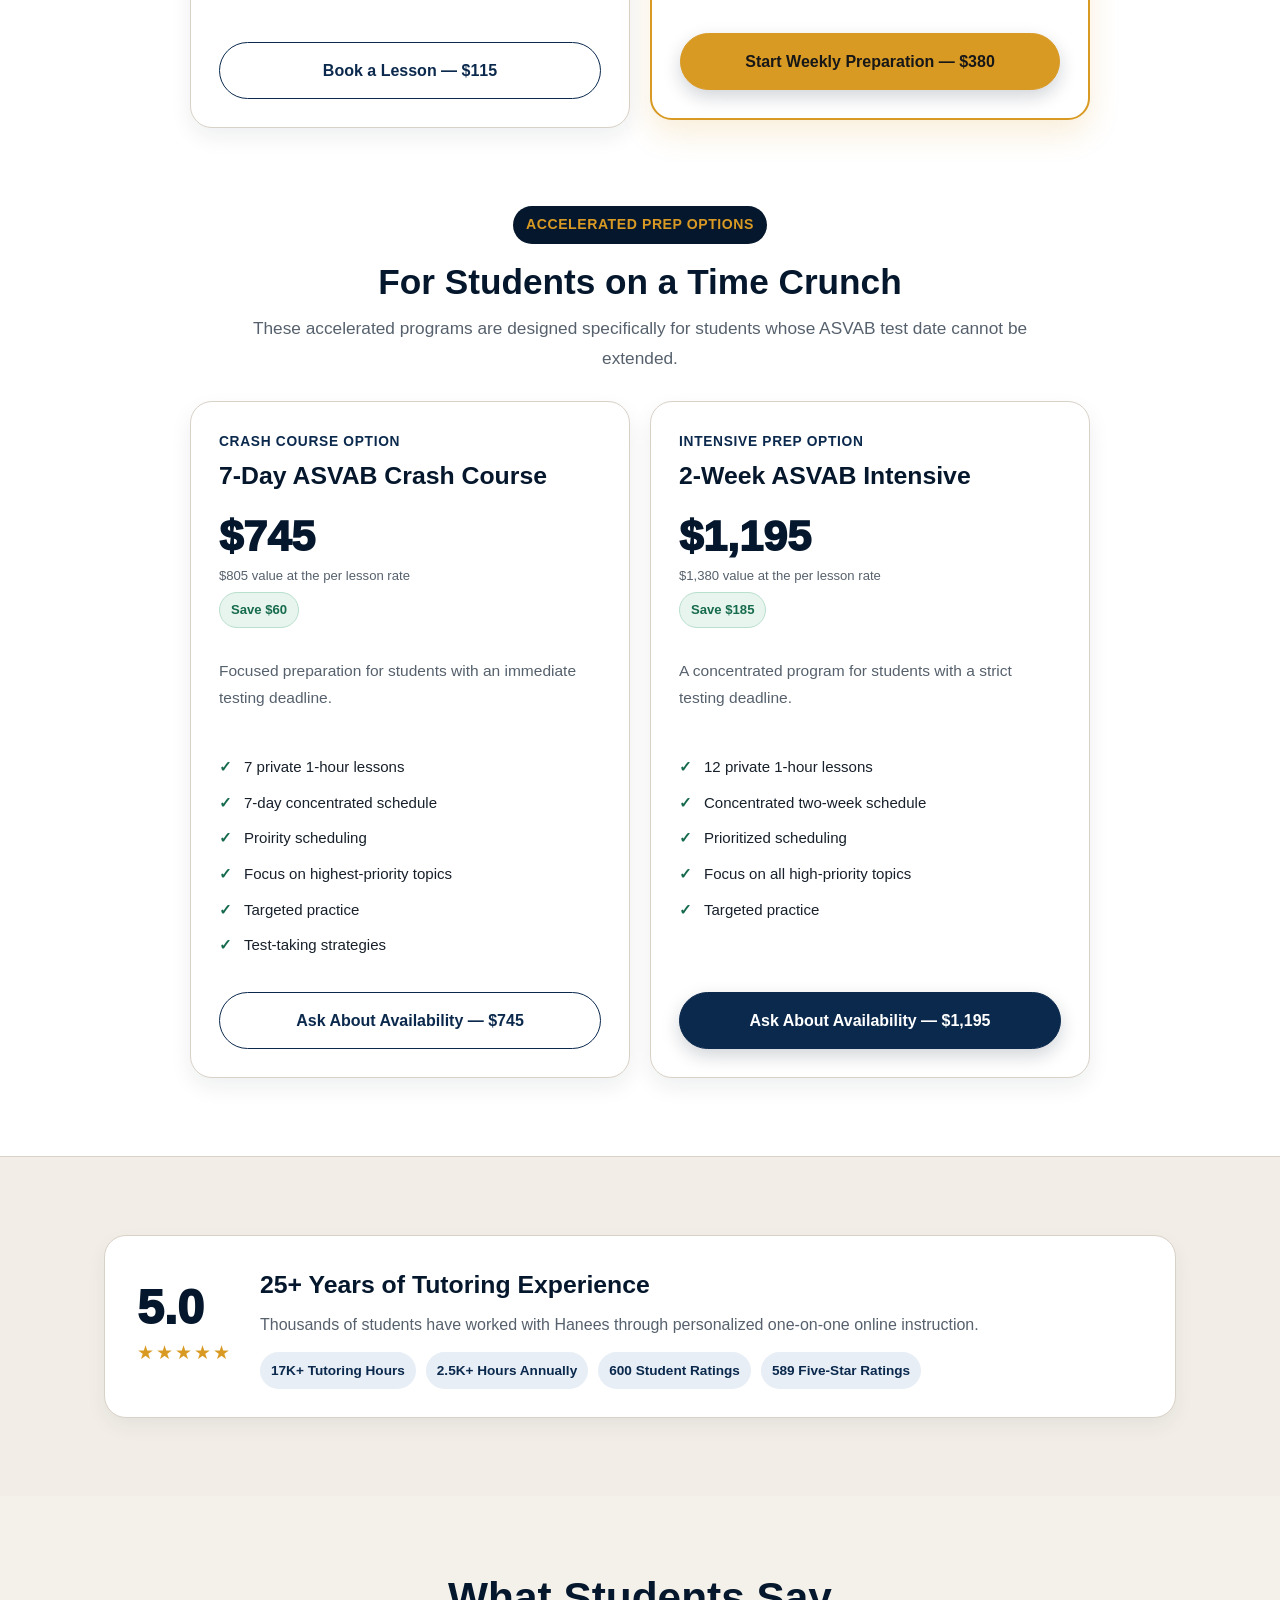
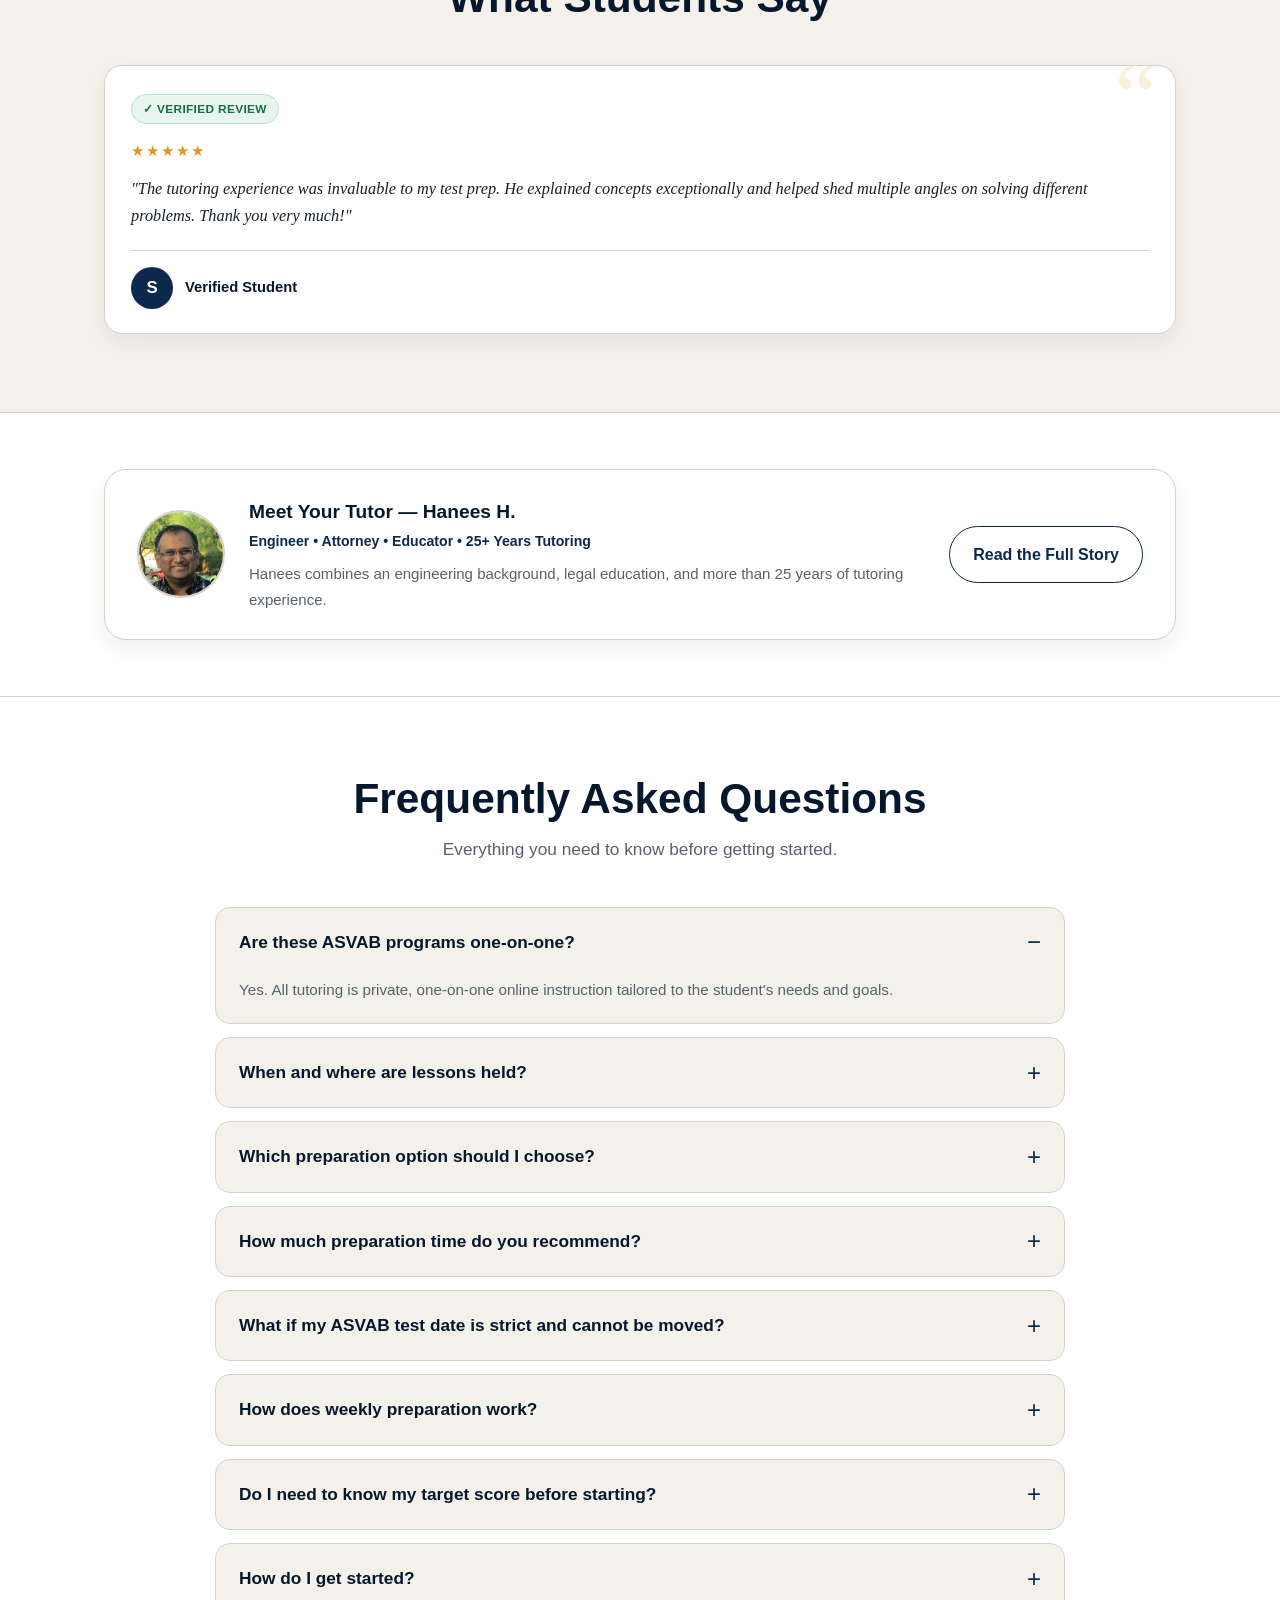
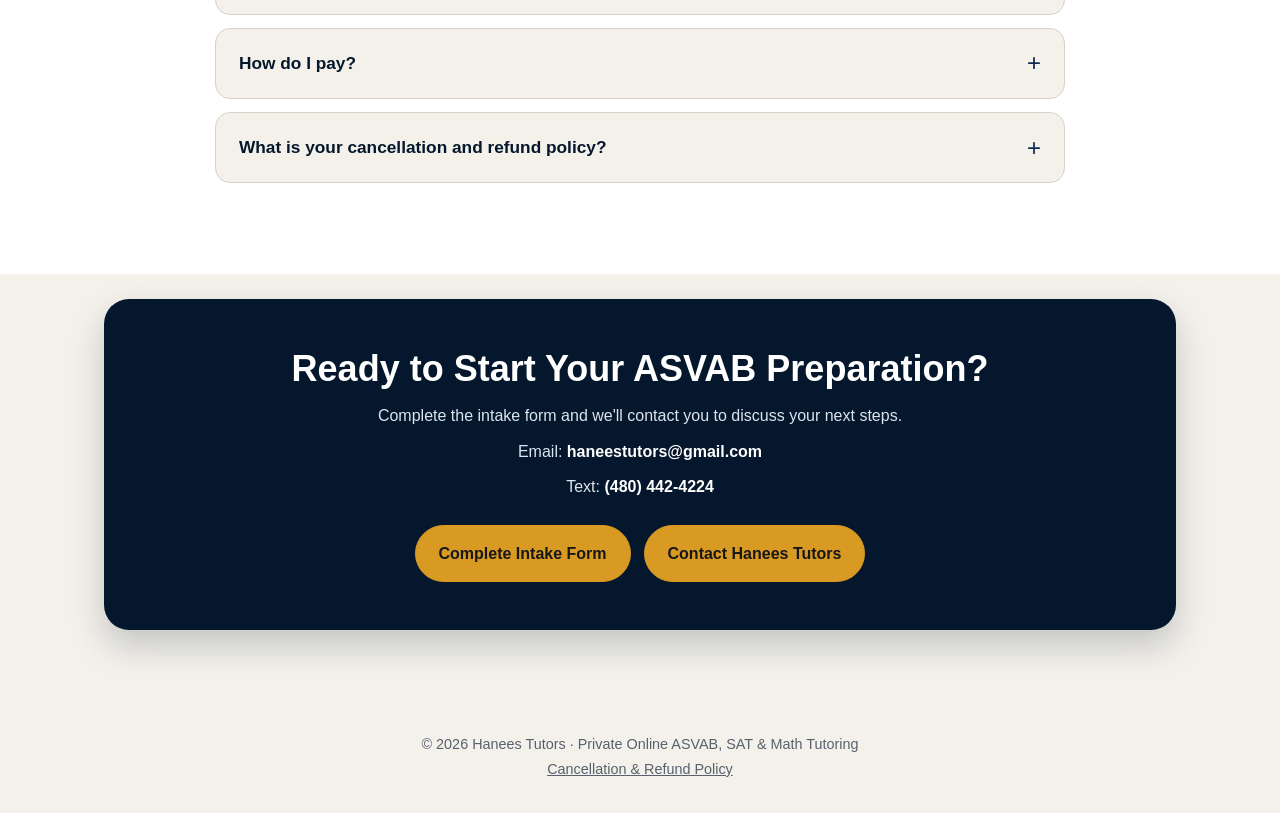
<file: asvab.html>
<!DOCTYPE html>
<html lang="en">
<head>

<!-- Google tag (gtag.js) -->
<script async src="https://www.googletagmanager.com/gtag/js?id=G-X34HV6HW5H"></script>
<script>
  window.dataLayer = window.dataLayer || [];
  function gtag(){dataLayer.push(arguments);}
  gtag('js', new Date());

  gtag('config', 'G-X34HV6HW5H');
</script>

<meta charset="UTF-8">
<meta name="viewport" content="width=device-width,initial-scale=1">

<!-- Favicon -->
<link rel="icon" type="image/png" href="favicon.png" sizes="512x512">
<link rel="shortcut icon" href="favicon.png" type="image/png">
<link rel="apple-touch-icon" href="favicon.png">

<!-- Browser / mobile theme color -->
<meta name="theme-color" content="#05172c">

<title>Hanees Tutors | Private Online ASVAB Tutoring</title>

<meta name="description" content="Expert, customized one-on-one online ASVAB tutoring with flexible weekly preparation, individual lessons, accelerated options for strict timelines, and a diagnostic and strategy session.">

<meta name="robots" content="index, follow">
<meta name="author" content="Hanees H.">

<meta property="og:title" content="Hanees Tutors | Private Online ASVAB Tutoring">
<meta property="og:description" content="Focused one-on-one online ASVAB preparation with personalized instruction, structured lessons, and measurable progress.">
<meta property="og:type" content="website">
<meta property="og:url" content="https://haneestutors.com/asvab.html">
<meta property="og:site_name" content="Hanees Tutors">
<meta property="og:image" content="profile.jpg">

<meta name="twitter:card" content="summary_large_image">
<meta name="twitter:title" content="Hanees Tutors | Private Online ASVAB Tutoring">
<meta name="twitter:description" content="Personalized one-on-one ASVAB preparation with structured courses designed to help students improve their scores.">

<script type="application/ld+json">
{
  "@context":"https://schema.org",
  "@type":"ProfessionalService",
  "name":"Hanees Tutors",
  "description":"Private online one-on-one ASVAB tutoring and test preparation.",
  "image":"profile.jpg",
  "logo":"https://haneestutors.com/logo.png",
  "email":"haneestutors@gmail.com",
  "telephone":"+1-480-442-4224",
  "areaServed":"United States, Online",
  "founder":{
    "@type":"Person",
    "name":"Hanees H.",
    "jobTitle":"ASVAB Tutor, Attorney, Engineer, Educator"
  }
}
</script>

<link rel="stylesheet" href="styles.css">

</head>

<body id="top">

<div class="top-banner">
Private One-on-One Tutoring and Test Preparation
</div>

<header>

<div class="container nav">

<a class="logo" href="index.html" aria-label="Hanees Tutors home">
<img src="logo.png" alt="Hanees Tutors">
</a>

<button class="nav-toggle" id="navToggle" aria-label="Toggle navigation menu" aria-expanded="false" aria-controls="siteNav">
<span></span>
<span></span>
<span></span>
</button>

<nav aria-label="Main navigation" id="siteNav">

<a href="about.html">About</a>
<a href="asvab.html" class="active">ASVAB Prep</a>
<a href="sat.html">SAT Prep</a>
<a href="math.html">Math Tutoring</a>
<a href="faq.html">FAQ</a>

<a href="#intake" class="open-intake">
Get Started
</a>

</nav>

</div>

</header>

<main>


<!-- HERO -->

<section class="hero">

<div class="container hero-layout">

<div>

<h1>
Prepare Smarter.<br>
Score <span>Higher.</span>
</h1>

<p class="hero-lead">
Learn live from an ASVAB expert — not a self-help book or recorded lectures. Online ASVAB tutoring customized around your current skill level, your target score, and your testing timeline.
</p>

<div class="hero-points">
<div class="hero-point">✓ Expert Guidance</div>
<div class="hero-point">✓ Live</div>
<div class="hero-point">✓ Online</div>
<div class="hero-point">✓ One-on-One</div>
<div class="hero-point">✓ Flexible</div>

</div>

<p class="hero-lead" style="font-size:1rem;">
Choose flexible hourly or weekly lesson plans for thorough preparation, or opt for an accelerated one or two-week intensive program for an urgent testing deadline.
</p>

<div class="hero-actions">

<a class="button gold" href="#packages">
View ASVAB Packages
</a>

</div>

<div class="hero-contact-row">

<a class="hero-contact-link" href="mailto:haneestutors@gmail.com">
Email: haneestutors@gmail.com
</a>

<span class="hero-contact-divider">·</span>

<a class="hero-contact-link" href="tel:4804424224">
Text: (480) 442-4224
</a>

</div>

</div>

</div>

</section>


<!-- WHY US -->

<section class="why" id="why-us">

<div class="container">

<div class="section-heading">

<p>
Most ASVAB preparation programs are based on pre-recorded lectures, or self-help workbooks that you struggle through alone.<br><br>
Hanees Tutors is built differently — every session is live, one-on-one, and customized entirely around what you personally need to hit your target score. At Hanees Tutors, your learning starts at your current level and we take you, step-by-step, to where you need to be in order to reach your goal.
</p>

</div>

<div class="why-grid">

<div class="why-card">

<div class="why-icon">★</div>

<h3>Instruction with You in Mind</h3>

<p>
No pre-recorded lectures. No generic, outdated self-help guides. Every lesson is live, real-time instruction directly with your tutor.
</p>

</div>

<div class="why-card">

<div class="why-icon">★</div>

<h3>Instruction at Your Pace</h3>

<p>
Your lessons are designed for your goals, progress at your pace, and continually adapt to your needs.
</p>

</div>

</div>

</div>

</section>


<!-- START HERE -->

<section id="start-here" class="start-here-section">

<div class="container">

<div class="section-heading" style="margin-bottom:32px;">

<div class="eyebrow">
Not Sure Where to Start?
</div>

<h2 style="font-size:clamp(1.9rem,3.4vw,2.4rem);">
Learn More Before You Choose a Program
</h2>

<p>
Get your questions answered over a free 15-min call, or book a full first lesson at a reduced rate before committing to a package.
</p>

</div>

<div class="start-here-grid">

<div class="start-here-card">

<div class="package-label">
A Quick Connection
</div>

<h3>
15-Minute Consult
</h3>

<div class="price" style="font-size:2rem;">
Free
</div>

<p class="package-description">
Ask questions, get clarification, and connect live before choosing a preparation option.
</p>

<ul>
<li>Get your questions answered</li>
<li>Discuss your goals and timeline</li>
<li>Leave knowing what to do next</li><br>
</ul>

<a class="button gold booking-trigger"
href="#"
data-booking-modal="bookingModalConsult">
Schedule Your Free Consultation
</a>

</div>

<div class="start-here-card featured">

<div class="package-badge">
Recommended
</div>

<div class="package-label">
Try It Risk-Free
</div>

<h3>
Your First Lesson
</h3>

<div class="price">$40</div>

<p class="package-description">
A full 1-hour lesson for new students that includes a free diagnostic assessment of your current strengths and weaknesses — no obligation to continue afterward.
</p>

<ul>
<li>Full 1-hour private lesson</li>
<li>Includes a free diagnostic assessment</li>
<li>No obligation to continue</li>
</ul>

<a class="button booking-trigger"
href="#"
data-booking-modal="bookingModalFirstLesson">
Book Your First Lesson — $40
</a>

</div>

</div>

</div>

</section>


<!-- PACKAGES -->

<section id="packages" class="packages">

<div class="container">

<div class="section-heading">

<h2>
Choices That Fit Your Timeline
</h2>

<p>
Regular programs designed for students who have a timeline that allows for thorough preparation. <br> Accelerated programs designed for students with strict, non-negotiable testing deadlines.
</p>

</div>


<div class="section-heading" style="margin-bottom:28px;">

<div class="eyebrow">
Regular ASVAB Prep Options
</div>

<h2 style="font-size:clamp(1.7rem,3vw,2.2rem);">
For Regular Students
</h2>

<p>
These programs are designed for thorough preparation. Students who study 4 – 8 weeks do their best on the ASVAB.
</p>

</div>


<div class="package-grid package-grid-two">

<!-- INDIVIDUAL -->

<div class="package">

<div class="package-label">
On Your Terms Prep Option
</div>

<h3>
Lesson on Demand</h3>

<div class="price">$115</div>

<div class="price-note">
Per lesson
</div>

<p class="package-description">
Best option for students who want maximum flexibility.
</p>

<ul>
<li>Private 1 hour lesson</li>
<li>Flexible scheduling</li>
<li>Targeted help on any ASVAB subject</li>
</ul>

<a class="button secondary booking-trigger"
href="#"
data-booking-modal="bookingModalASVAB">
Book a Lesson — $115
</a>

</div>


<!-- WEEKLY -->

<div class="package featured">

<div class="package-badge">
Most Popular
</div>

<div class="package-label">
Comprehensive Prep Option
</div>

<h3>
Weekly Preparation
</h3>

<div class="price">$380</div>

<div class="price-note">
Per week
</div>

<div class="hourly-comparison">
$460 value at the per lesson rate
</div>

<div class="savings">
Save $80 per week
</div>



<p class="package-description">
Our most popular option and the choice we recommend for most students.
</p>

<ul>
<li>4 private 1-hour lessons</li>
<li>Daily math support via chat</li>
<li>Unlimited access to IXL platform</li>  
<li>Flexible week-to-week enrollment</li>
<li>No long-term contract</li>
</ul>

<a class="button gold package-button"
href="#intake"
data-package="ASVAB Weekly Preparation — $380 per week — Save $80">
Start Weekly Preparation — $380
</a>

</div>

</div>


<div class="section-heading" style="margin:78px auto 28px;">

<div class="eyebrow">
Accelerated Prep Options
</div>

<h2 style="font-size:clamp(1.7rem,3vw,2.2rem);">
For Students on a Time Crunch
</h2>

<p>
These accelerated programs are designed specifically for students whose ASVAB test date cannot be extended.
</p>

</div>


<div class="package-grid package-grid-two">

<!-- 7 DAY -->

<div class="package">

<div class="package-label">
Crash Course Option
</div>

<h3>
7-Day ASVAB Crash Course
</h3>

<div class="price">$745</div>

<div class="hourly-comparison">
$805 value at the per lesson rate
</div>

<div class="savings">
Save $60
</div>

<div class="price-note">
</div>

<p class="package-description">
Focused preparation for students with an immediate testing deadline.
</p>

<ul>
<li>7 private 1-hour lessons</li>
<li>7-day concentrated schedule</li>
<li>Proirity scheduling</li>
<li>Focus on highest-priority topics</li>
<li>Targeted practice</li>
<li>Test-taking strategies</li>
</ul>

<a class="button secondary package-button"
href="#intake"
data-package="ASVAB 7-Day Crash Course — $745 — Save $60">
Ask About Availability — $745
</a>

</div>


<!-- 2 WEEK -->

<div class="package">

<div class="package-label">
Intensive Prep Option </div>

<h3>
2-Week ASVAB Intensive
</h3>

<div class="price">$1,195</div>

<div class="hourly-comparison">
$1,380 value at the per lesson rate
</div>

<div class="savings">
Save $185
</div>

<div class="price-note">
</div>

<p class="package-description">
A concentrated program for students with a strict testing deadline.
</p>

<ul>
<li>12 private 1-hour lessons</li>
<li>Concentrated two-week schedule</li>
<li>Prioritized scheduling</li>
<li>Focus on all high-priority topics</li>
<li>Targeted practice</li>
</ul>

<a class="button package-button"
href="#intake"
data-package="ASVAB 2-Week Intensive — $1,195 — Save $185">
Ask About Availability — $1,195
</a>

</div>

</div>

</div>

</section>


<!-- RESULTS -->

<section class="results">

<div class="container">

<div class="results-card">

<div>

<div class="rating">5.0</div>

<div class="stars" aria-label="Five star rating">
★★★★★
</div>

</div>

<div>

<h2>
25+ Years of Tutoring Experience
</h2>

<p>
Thousands of students have worked with Hanees through personalized one-on-one online instruction.
</p>

<div class="stats">

<div class="stat">17K+ Tutoring Hours</div>
<div class="stat">2.5K+ Hours Annually</div>
<div class="stat">600 Student Ratings</div>
<div class="stat">589 Five-Star Ratings</div>

</div>

</div>

</div>

</div>

</section>


<!-- TESTIMONIALS -->

<section class="testimonials">

<div class="container">

<div class="section-heading">

<h2>
What Students Say
</h2>

</div>

<div class="testimonial-grid">

<div class="testimonial-card">

<div class="testimonial-badge">✓ Verified Review</div>

<div class="testimonial-stars" aria-label="Five star rating">★★★★★</div>

<p class="testimonial-quote">
"The tutoring experience was invaluable to my test prep. He explained concepts exceptionally and helped shed multiple angles on solving different problems. Thank you very much!"
</p>

<div class="testimonial-footer">
<div class="testimonial-avatar">S</div>
<div>
<div class="testimonial-attribution">Verified Student</div>
</div>
</div>

</div>

</div>

</div>

</section>


<!-- ABOUT TEASER -->

<section id="about" class="tutor-strip-section">

<div class="container">

<div class="tutor-strip">

<img
src="profile.jpg"
alt="Hanees H. private online ASVAB tutor"
>

<div class="tutor-strip-info">

<h3>Meet Your Tutor — Hanees H.</h3>

<div class="tutor-strip-title">
Engineer • Attorney • Educator • 25+ Years Tutoring
</div>

<p>
Hanees combines an engineering background, legal education, and more than 25 years of tutoring experience.
</p>

</div>

<a class="button secondary" href="about.html">
Read the Full Story
</a>

</div>

</div>

</section>


<!-- FAQ -->

<section id="faq" class="faq">

<div class="container">

<div class="section-heading">

<h2>
Frequently Asked Questions
</h2>

<p>
Everything you need to know before getting started.
</p>

</div>

<div class="faq-list">

<details class="faq-item" open>
<summary>Are these ASVAB programs one-on-one?</summary>
<p>Yes. All tutoring is private, one-on-one online instruction tailored to the student's needs and goals.</p>
</details>

<details class="faq-item">
<summary>When and where are lessons held?</summary>
<p>Lessons are conducted online using Google Meet and scheduled according to the student's needs and convenience. We provide services 12 hours a day, 7 days a week. </p>
</details>

<details class="faq-item">
<summary>Which preparation option should I choose?</summary>
<p>If you're unsure, start with a free 15-minute consultation, or book your $40 First Lesson to experience a full session and get personalized feedback on where to focus.</p>
</details>

<details class="faq-item">
<summary>How much preparation time do you recommend?</summary>
<p>Each student's needs are different. A free consult or a full evaluation ($40) can help you choose the right package. Generally, we recommend allowing approximately 4–8 weeks for preparation. If you wish to proceed with a package without a consult or full evaluation, we recommend the Weekly Preparation option. This gives you the best value, and in our experience, produces the highest scores.</p>
</details>

<details class="faq-item">
<summary>What if my ASVAB test date is strict and cannot be moved?</summary>
<p>Accelerated options are available, including a 7-Day ASVAB Crash Course for $745 and a 2-Week ASVAB Intensive for $1,195.</p>
</details>

<details class="faq-item">
<summary>How does weekly preparation work?</summary>
<p>Weekly ASVAB Preparation includes 4 private 1-hour lessons per week for $380, saving compared with the individual lesson rate.</p>
</details>

<details class="faq-item">
<summary>Do I need to know my target score before starting?</summary>
<p>No. We can discuss your goals and testing timeline during a free consultation or diagnostic session.</p>
</details>

<details class="faq-item">
<summary>How do I get started?</summary>
<p>Click any of the Get Started or package buttons on this page. A short intake form will open.</p>
</details>

<details class="faq-item">
<summary>How do I pay?</summary>
<p>Payment is handled directly. We'll contact you to discuss available payment options.</p>
</details>

<details class="faq-item">
<summary>What is your cancellation and refund policy?</summary>
<p>Your $40 First Lesson is non-refundable, but there's no obligation to continue afterward. Packages are also non-refundable once purchased. Lessons can be cancelled or rescheduled with at least 24 hours notice — less notice results in the lesson being forfeited. See our full <a href="policy.html">Cancellation &amp; Refund Policy</a> for details.</p>
</details>

</div>

</div>

</section>


<!-- CONTACT -->

<section id="contact" class="contact-section">

<div class="container">

<div class="contact">

<h2>
Ready to Start Your ASVAB Preparation?
</h2>

<p>
Complete the intake form and we'll contact you to discuss your next steps.
</p>

<p>
Email:
<a href="mailto:haneestutors@gmail.com">
haneestutors@gmail.com
</a>
</p>

<p>
Text:
<a href="tel:4804424224">
(480) 442-4224
</a>
</p>

<div class="actions">

<a class="button open-intake" href="#intake">
Complete Intake Form
</a>

<a
class="button"
href="mailto:haneestutors@gmail.com?subject=ASVAB%20Tutoring%20Inquiry"
>
Contact Hanees Tutors
</a>

</div>

</div>

</div>

</section>

</main>


<footer>
© 2026 Hanees Tutors · Private Online ASVAB, SAT &amp; Math Tutoring
<br>
<a href="policy.html" style="color:var(--muted);text-decoration:underline;">Cancellation &amp; Refund Policy</a>
</footer>


<div id="intake-modal-root"></div>
<div id="booking-modal-root"></div>
<script src="script.js"></script>

</body>
</html>
</file>
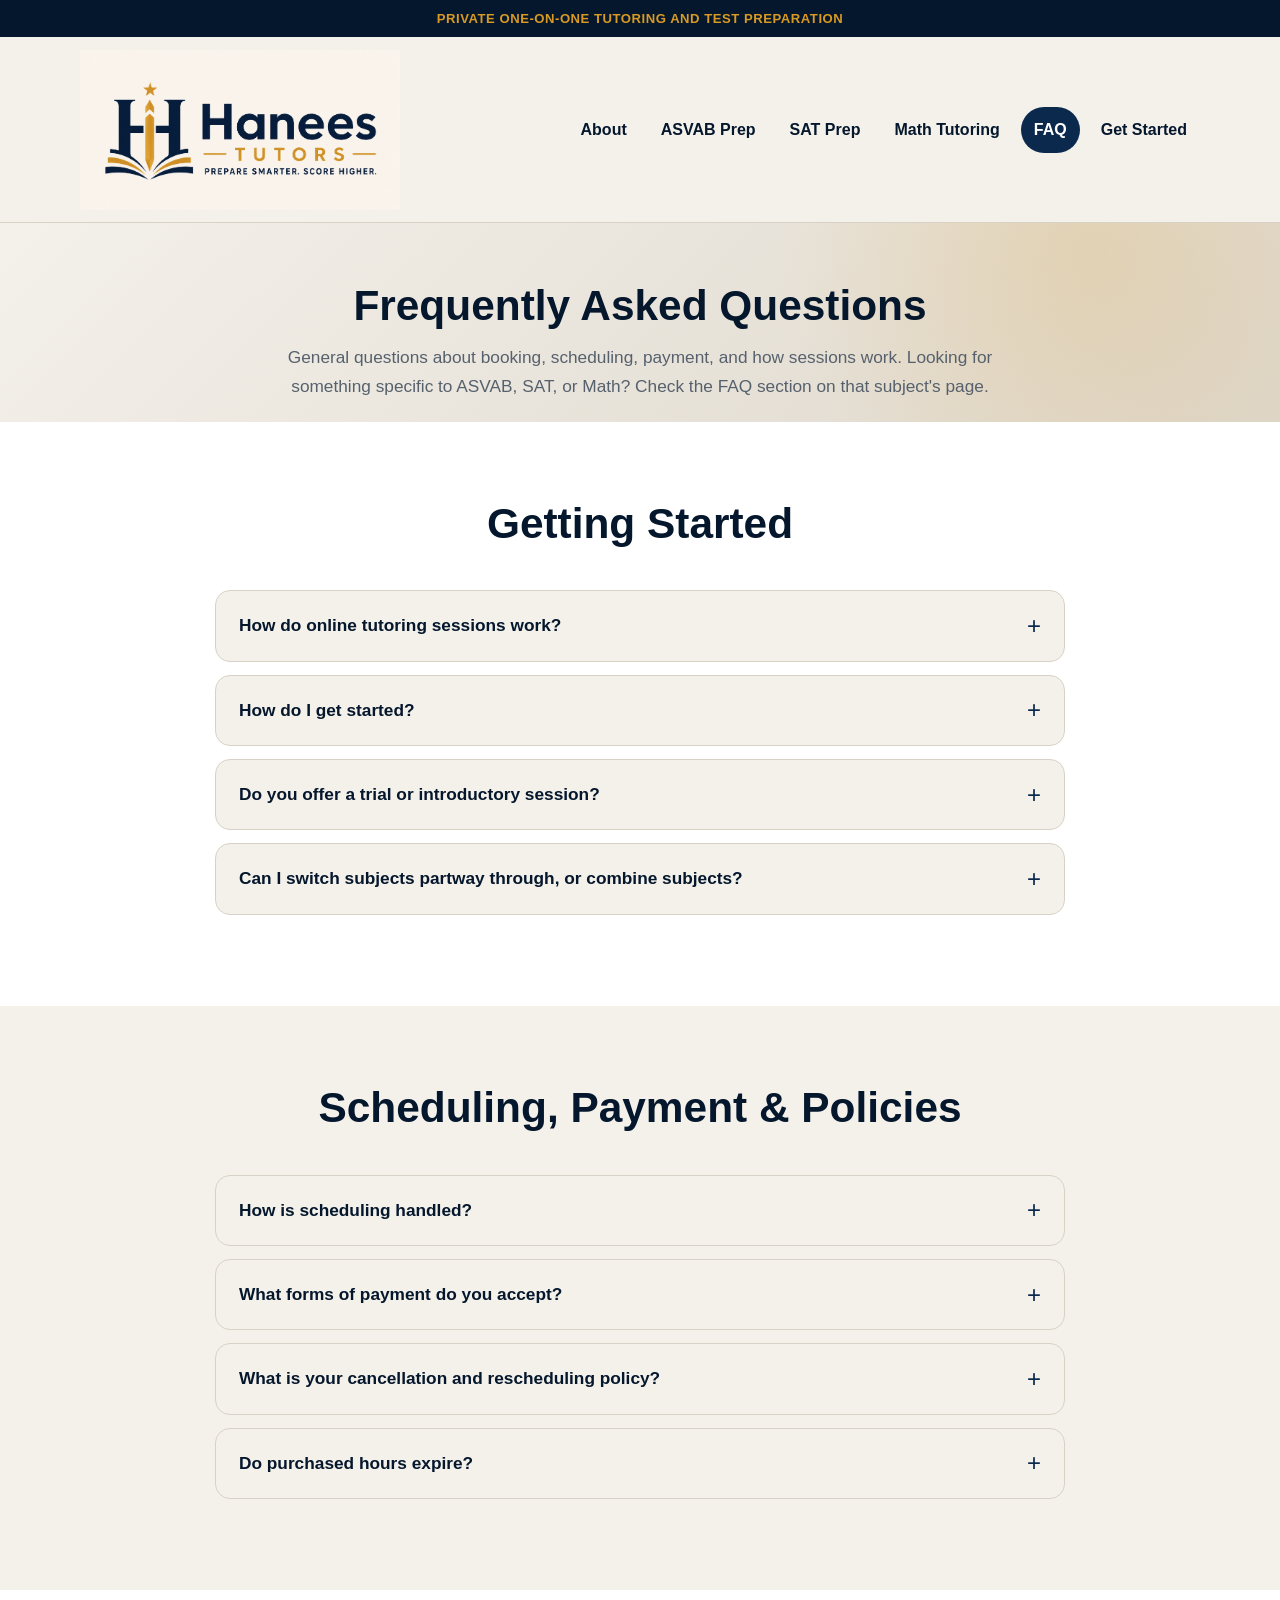
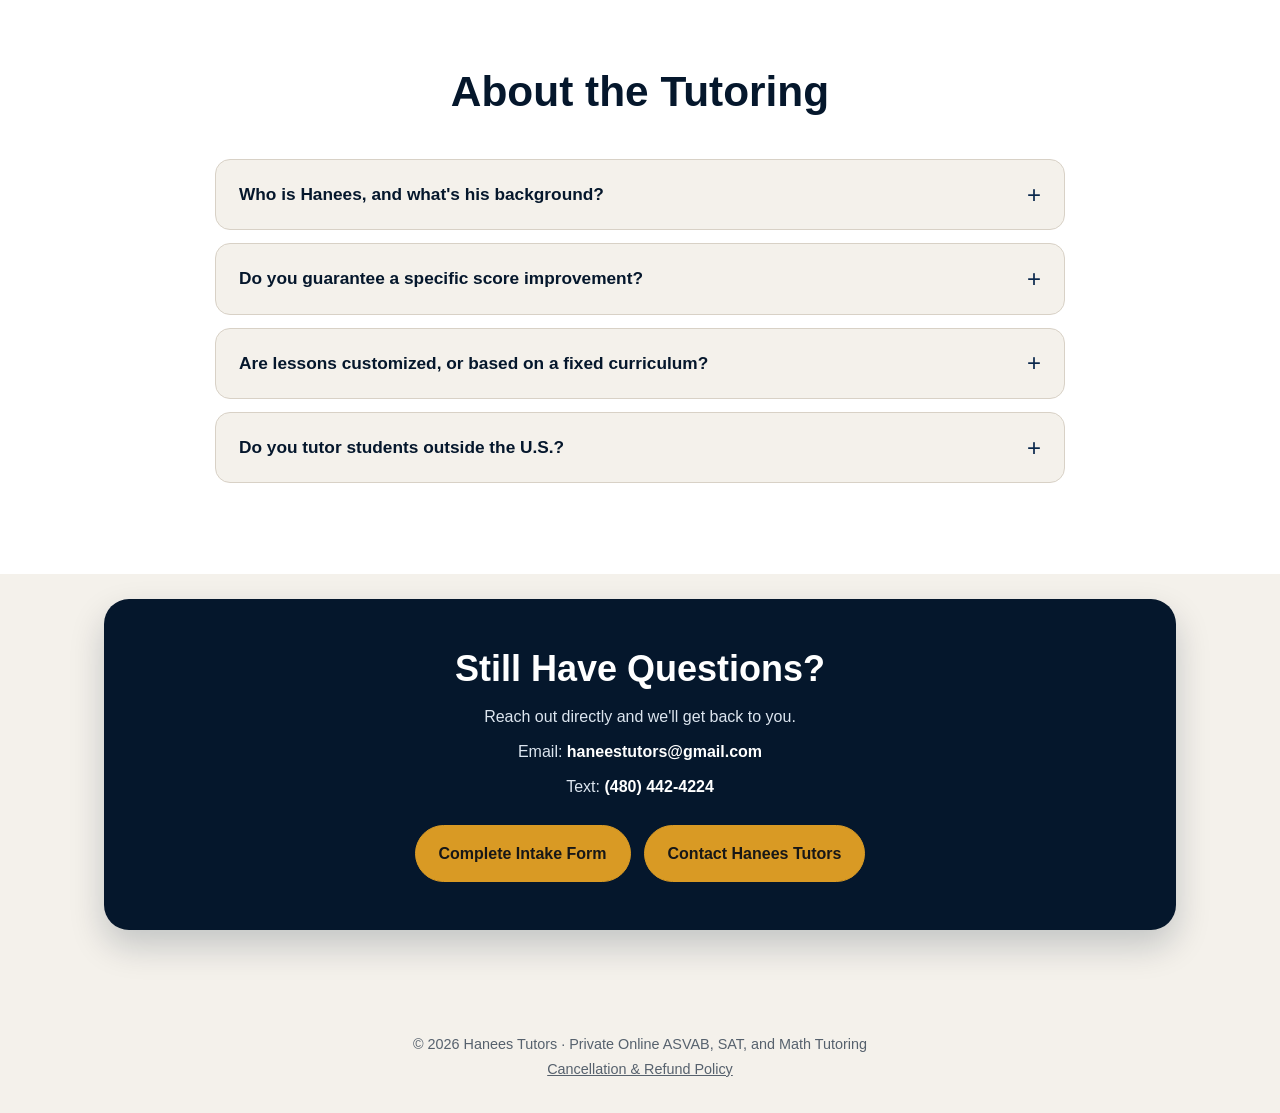
<file: faq.html>
<!DOCTYPE html>
<html lang="en">
<head>

<!-- Google tag (gtag.js) -->
<script async src="https://www.googletagmanager.com/gtag/js?id=G-X34HV6HW5H"></script>
<script>
  window.dataLayer = window.dataLayer || [];
  function gtag(){dataLayer.push(arguments);}
  gtag('js', new Date());

  gtag('config', 'G-X34HV6HW5H');
</script>

<meta charset="UTF-8">
<meta name="viewport" content="width=device-width,initial-scale=1">

<link rel="icon" type="image/png" href="favicon.png" sizes="512x512">
<link rel="shortcut icon" href="favicon.png" type="image/png">
<link rel="apple-touch-icon" href="favicon.png">

<meta name="theme-color" content="#05172c">

<title>FAQ | Hanees Tutors</title>

<meta name="description" content="Answers to common questions about booking, scheduling, payment, cancellations, and how one-on-one online tutoring with Hanees Tutors works.">

<meta name="robots" content="index, follow">
<meta name="author" content="Hanees H.">

<meta property="og:title" content="FAQ | Hanees Tutors">
<meta property="og:description" content="Answers to common questions about booking, scheduling, payment, and how online tutoring with Hanees Tutors works.">
<meta property="og:type" content="website">
<meta property="og:url" content="https://haneestutors.com/faq.html">
<meta property="og:site_name" content="Hanees Tutors">
<meta property="og:image" content="profile.jpg">

<link rel="stylesheet" href="styles.css">

</head>

<body id="top">

<div class="top-banner">
Private One-on-One Tutoring and Test Preparation
</div>

<header>

<div class="container nav">

<a class="logo" href="index.html" aria-label="Hanees Tutors home">
<img src="logo.png" alt="Hanees Tutors">
</a>

<button class="nav-toggle" id="navToggle" aria-label="Toggle navigation menu" aria-expanded="false" aria-controls="siteNav">
<span></span>
<span></span>
<span></span>
</button>

<nav aria-label="Main navigation" id="siteNav">

<a href="about.html">About</a>
<a href="asvab.html">ASVAB Prep</a>
<a href="sat.html">SAT Prep</a>
<a href="math.html">Math Tutoring</a>
<a href="faq.html" class="active">FAQ</a>

<a href="#intake" class="open-intake">
Get Started
</a>

</nav>

</div>

</header>

<main>


<!-- FAQ PAGE HEADER -->

<section class="hero" style="padding:60px 0 20px;">

<div class="container">

<div class="section-heading" style="margin-bottom:0;">

<h2>Frequently Asked Questions</h2>

<p>
General questions about booking, scheduling, payment, and how sessions work. Looking for something specific to ASVAB, SAT, or Math? Check the FAQ section on that subject's page.
</p>

</div>

</div>

</section>


<!-- GETTING STARTED -->

<section class="faq">

<div class="container">

<div class="section-heading">
<h2>Getting Started</h2>
</div>

<div class="faq-list">

<details class="faq-item">
<summary>How do online tutoring sessions work?</summary>
<p>
Sessions are live and one-on-one, conducted online using Google Meet, and scheduled according to your needs and availability. We provide services 12 hours a day, 7 days a week.
</p>
</details>

<details class="faq-item">
<summary>How do I get started?</summary>
<p>
Click any "Get Started" or package button on this site to open the intake form, or reach out directly by email or text. We'll follow up to discuss your goals, current level, and timeline, then get your first session scheduled.
</p>
</details>

<details class="faq-item">
<summary>Do you offer a trial or introductory session?</summary>
<p>
Yes. New students can book a free 15-minute consultation to ask questions and discuss goals, or book a full First Lesson for $40 — a complete 1-hour session that includes a free diagnostic assessment, with no obligation to continue afterward.
</p>
</details>

<details class="faq-item">
<summary>Can I switch subjects partway through, or combine subjects?</summary>
<p>
Yes. Many students work with Hanees across more than one subject area (for example, math support alongside SAT prep). Let us know what you need and we'll tailor a plan around it.
</p>
</details>

</div>

</div>

</section>


<!-- SCHEDULING & POLICIES -->

<section class="faq" style="background:var(--bg);">

<div class="container">

<div class="section-heading">
<h2>Scheduling, Payment &amp; Policies</h2>
</div>

<div class="faq-list">

<details class="faq-item">
<summary>How is scheduling handled?</summary>
<p>
Session times are arranged directly based on your availability, with services offered 12 hours a day, 7 days a week. Flexible hourly and weekly plans are available, along with accelerated, more intensive scheduling for students working against a tighter testing deadline.
</p>
</details>

<details class="faq-item">
<summary>What forms of payment do you accept?</summary>
<p>
Payment is handled directly — we'll contact you to confirm available payment options once you enroll.
</p>
</details>

<details class="faq-item">
<summary>What is your cancellation and rescheduling policy?</summary>
<p>
The $40 First Lesson and all hour packages are non-refundable once purchased. Individual lessons can be cancelled or rescheduled with at least 24 hours' notice — less notice results in the lesson being forfeited. Full details are on our <a href="policy.html">Cancellation &amp; Refund Policy</a> page.
</p>
</details>

<details class="faq-item">
<summary>Do purchased hours expire?</summary>
<p>
Yes — Math hour packages (8, 15, and 30 hours) are valid for 6 months from the purchase date. See the <a href="policy.html">Cancellation &amp; Refund Policy</a> page for full terms.
</p>
</details>

</div>

</div>

</section>


<!-- ABOUT THE TUTORING -->

<section class="faq">

<div class="container">

<div class="section-heading">
<h2>About the Tutoring</h2>
</div>

<div class="faq-list">

<details class="faq-item">
<summary>Who is Hanees, and what's his background?</summary>
<p>
Hanees combines an engineering background, a legal education, and more than two decades of tutoring experience across test preparation and math instruction. Read more on the <a href="about.html">About</a> page.
</p>
</details>

<details class="faq-item">
<summary>Do you guarantee a specific score improvement?</summary>
<p>
No. We don't make "guaranteed score" promises the way some programs do, because no one can guarantee another person's results. What we do offer is live, one-on-one instruction built entirely around your current level, your target score, and your timeline — the same individualized approach that has helped thousands of students improve over the years.
</p>
</details>

<details class="faq-item">
<summary>Are lessons customized, or based on a fixed curriculum?</summary>
<p>
Every lesson is built around what you personally need. There's no one-size-fits-all workbook or generic script — instruction starts at your current level and adapts as you progress.
</p>
</details>

<details class="faq-item">
<summary>Do you tutor students outside the U.S.?</summary>
<p>
Sessions are conducted online, so location is flexible. Reach out with your timezone and goals and we can confirm scheduling.
</p>
</details>

</div>

</div>

</section>


<!-- CONTACT -->

<section id="contact" class="contact-section">

<div class="container">

<div class="contact">

<h2>
Still Have Questions?
</h2>

<p>
Reach out directly and we'll get back to you.
</p>

<p>
Email:
<a href="mailto:haneestutors@gmail.com">
haneestutors@gmail.com
</a>
</p>

<p>
Text:
<a href="tel:4804424224">
(480) 442-4224
</a>
</p>

<div class="actions">

<a class="button open-intake" href="#intake">
Complete Intake Form
</a>

<a
class="button"
href="mailto:haneestutors@gmail.com?subject=Question%20About%20Tutoring"
>
Contact Hanees Tutors
</a>

</div>

</div>

</div>

</section>

</main>


<footer>
© 2026 Hanees Tutors · Private Online ASVAB, SAT, and Math Tutoring
<br>
<a href="policy.html" style="color:var(--muted);text-decoration:underline;">Cancellation &amp; Refund Policy</a>
</footer>


<div id="intake-modal-root"></div>
<div id="booking-modal-root"></div>
<script src="script.js"></script>

</body>
</html>
</file>
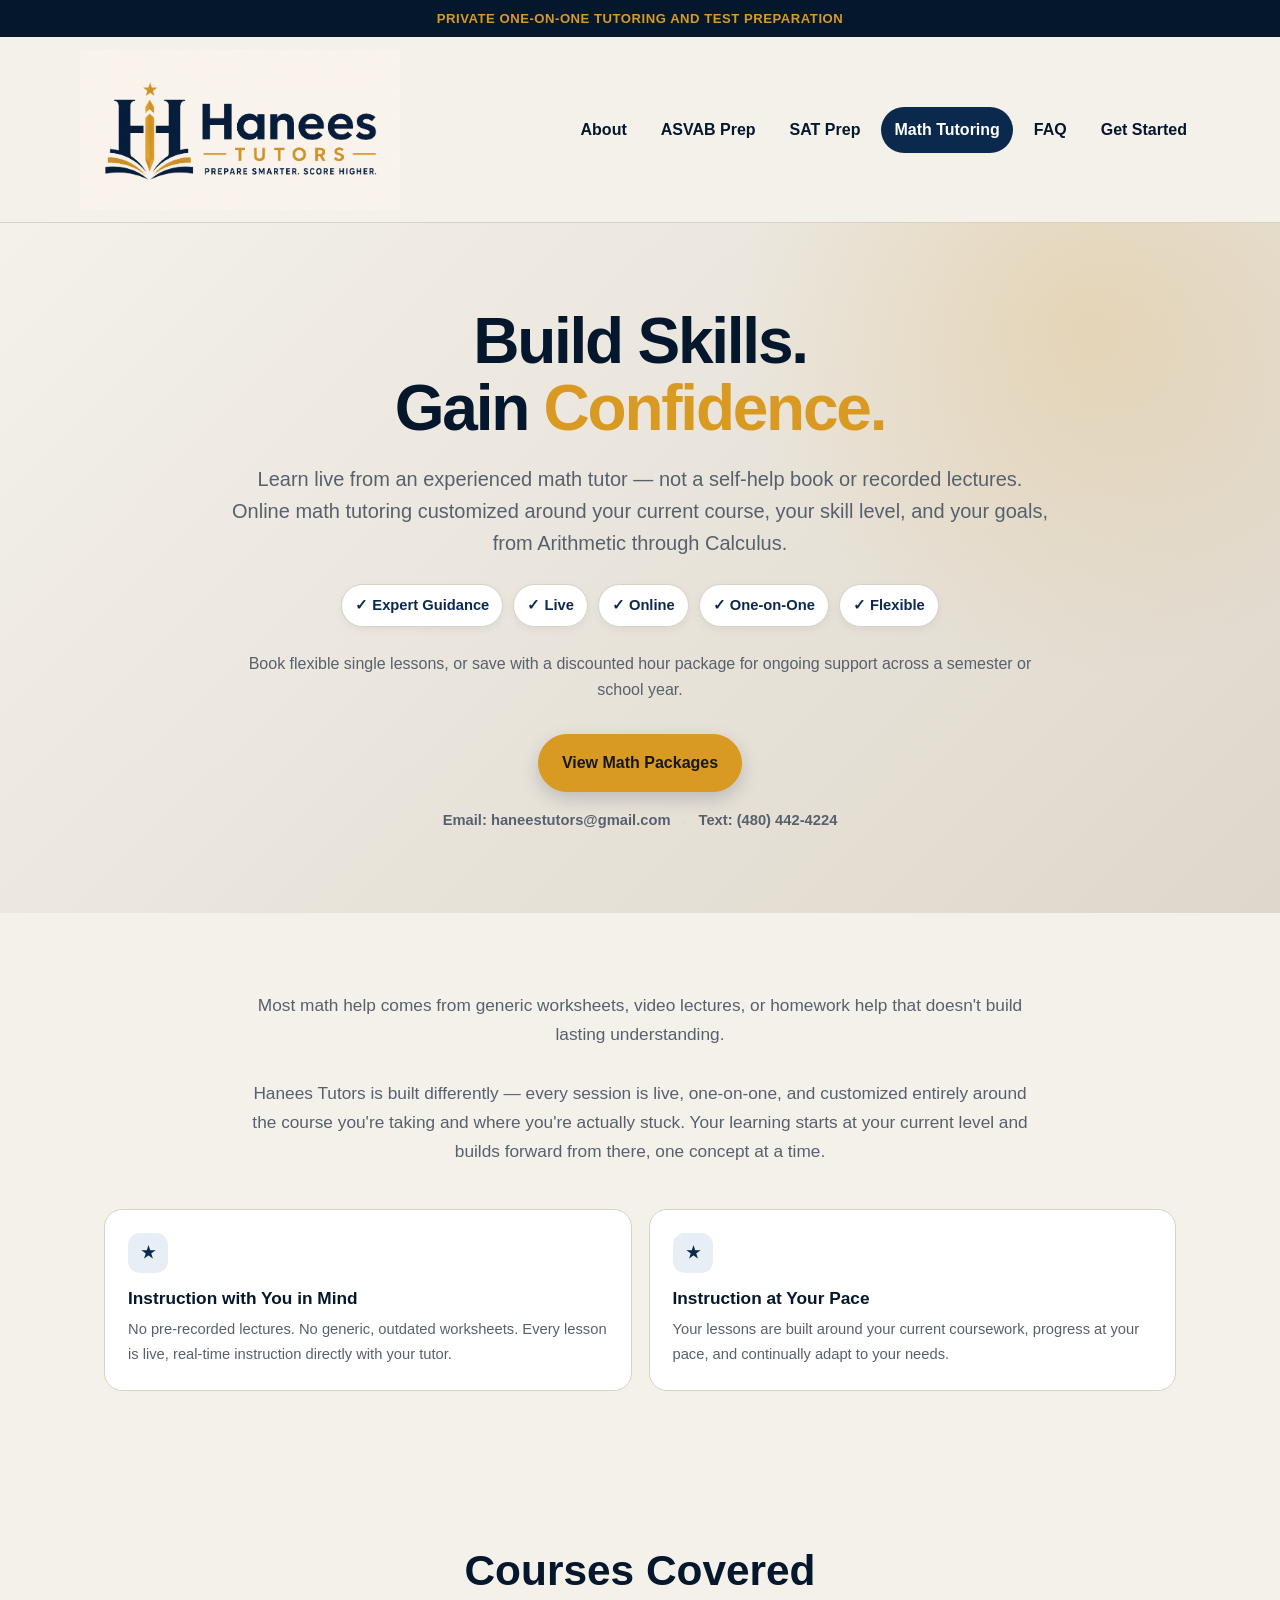
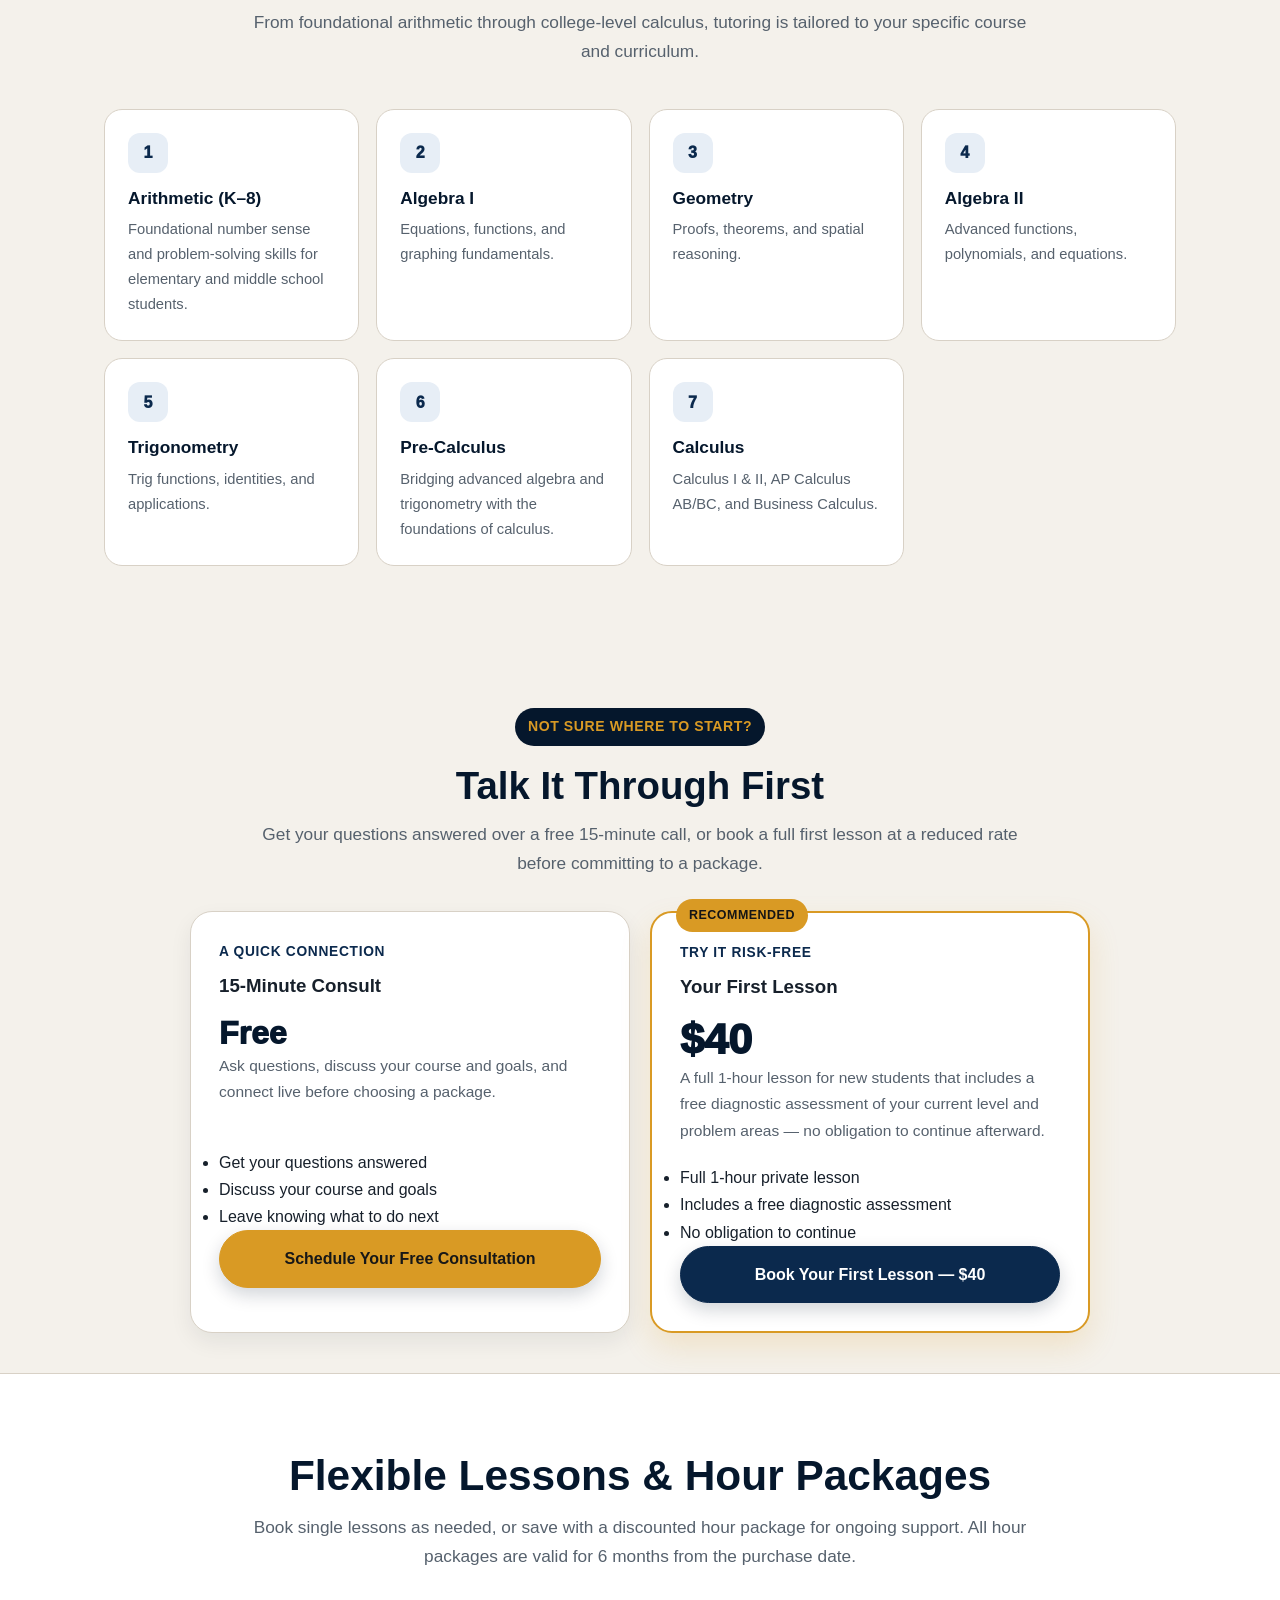
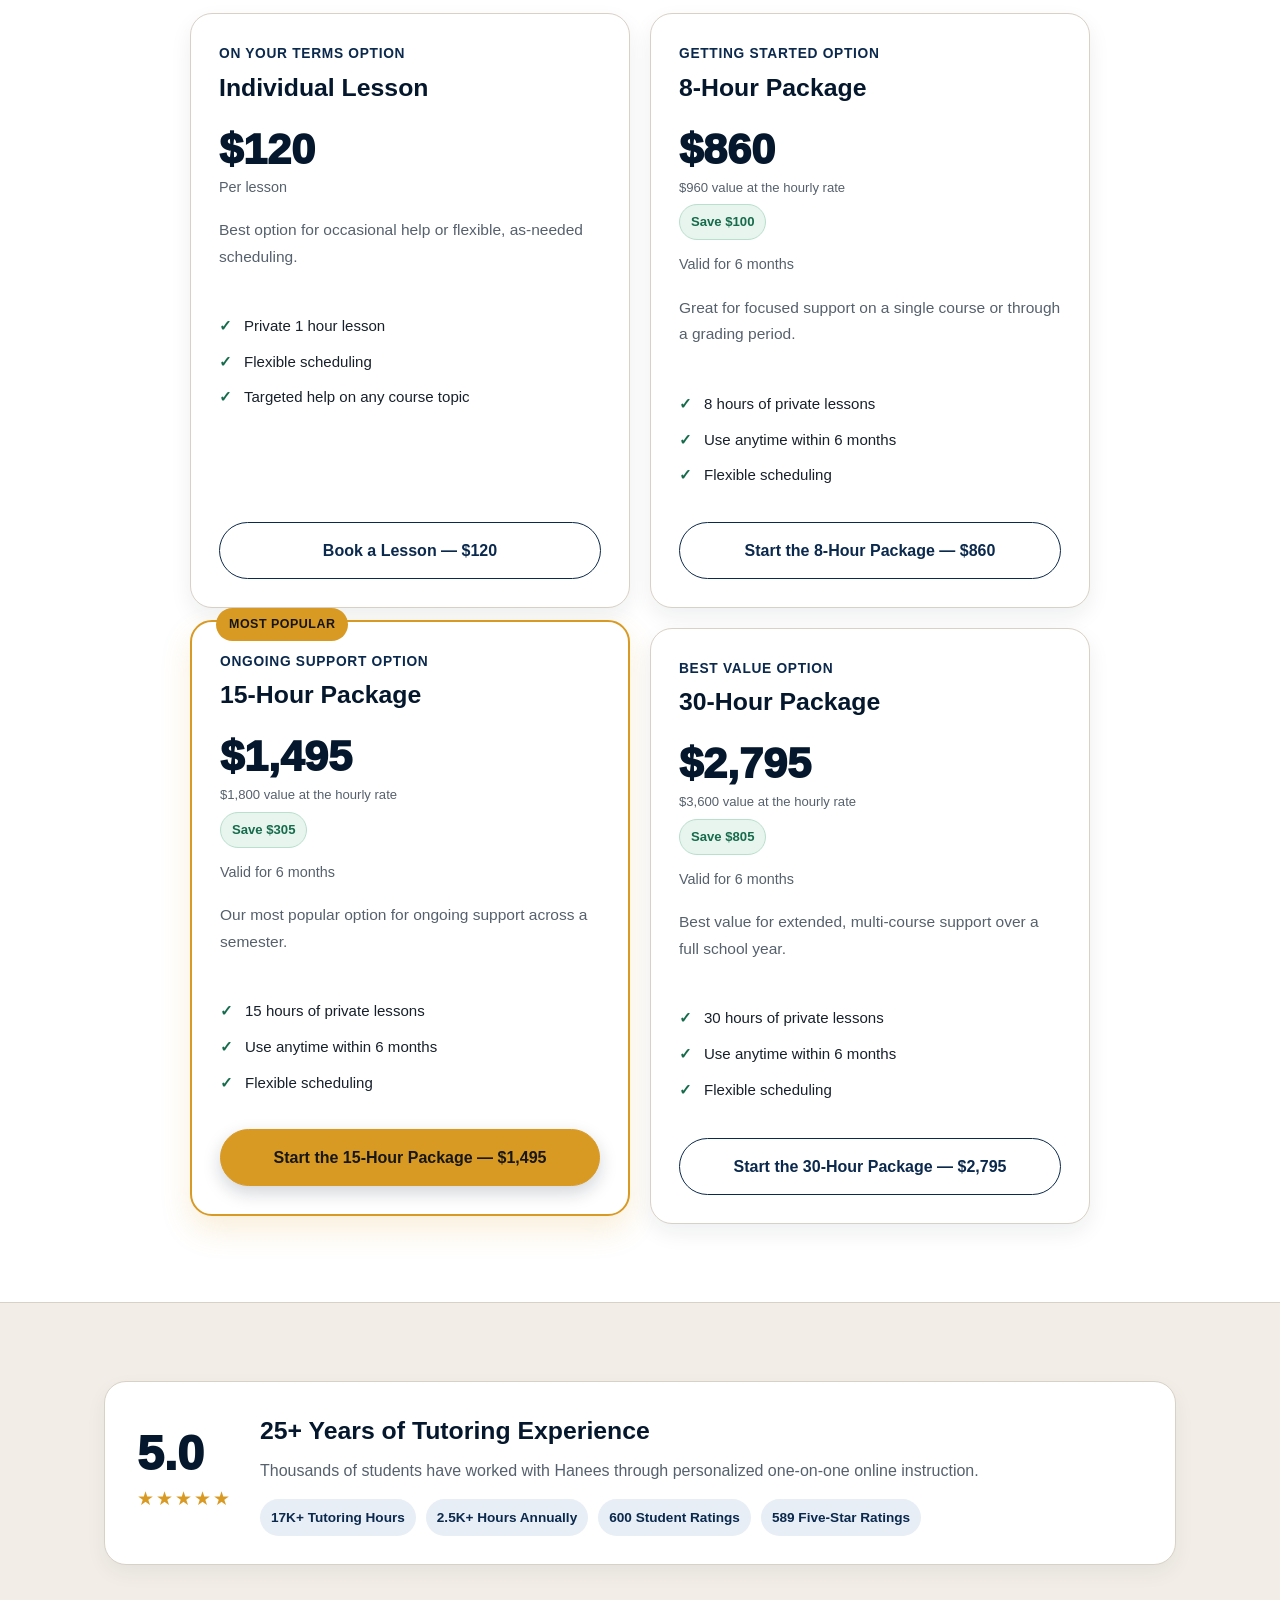
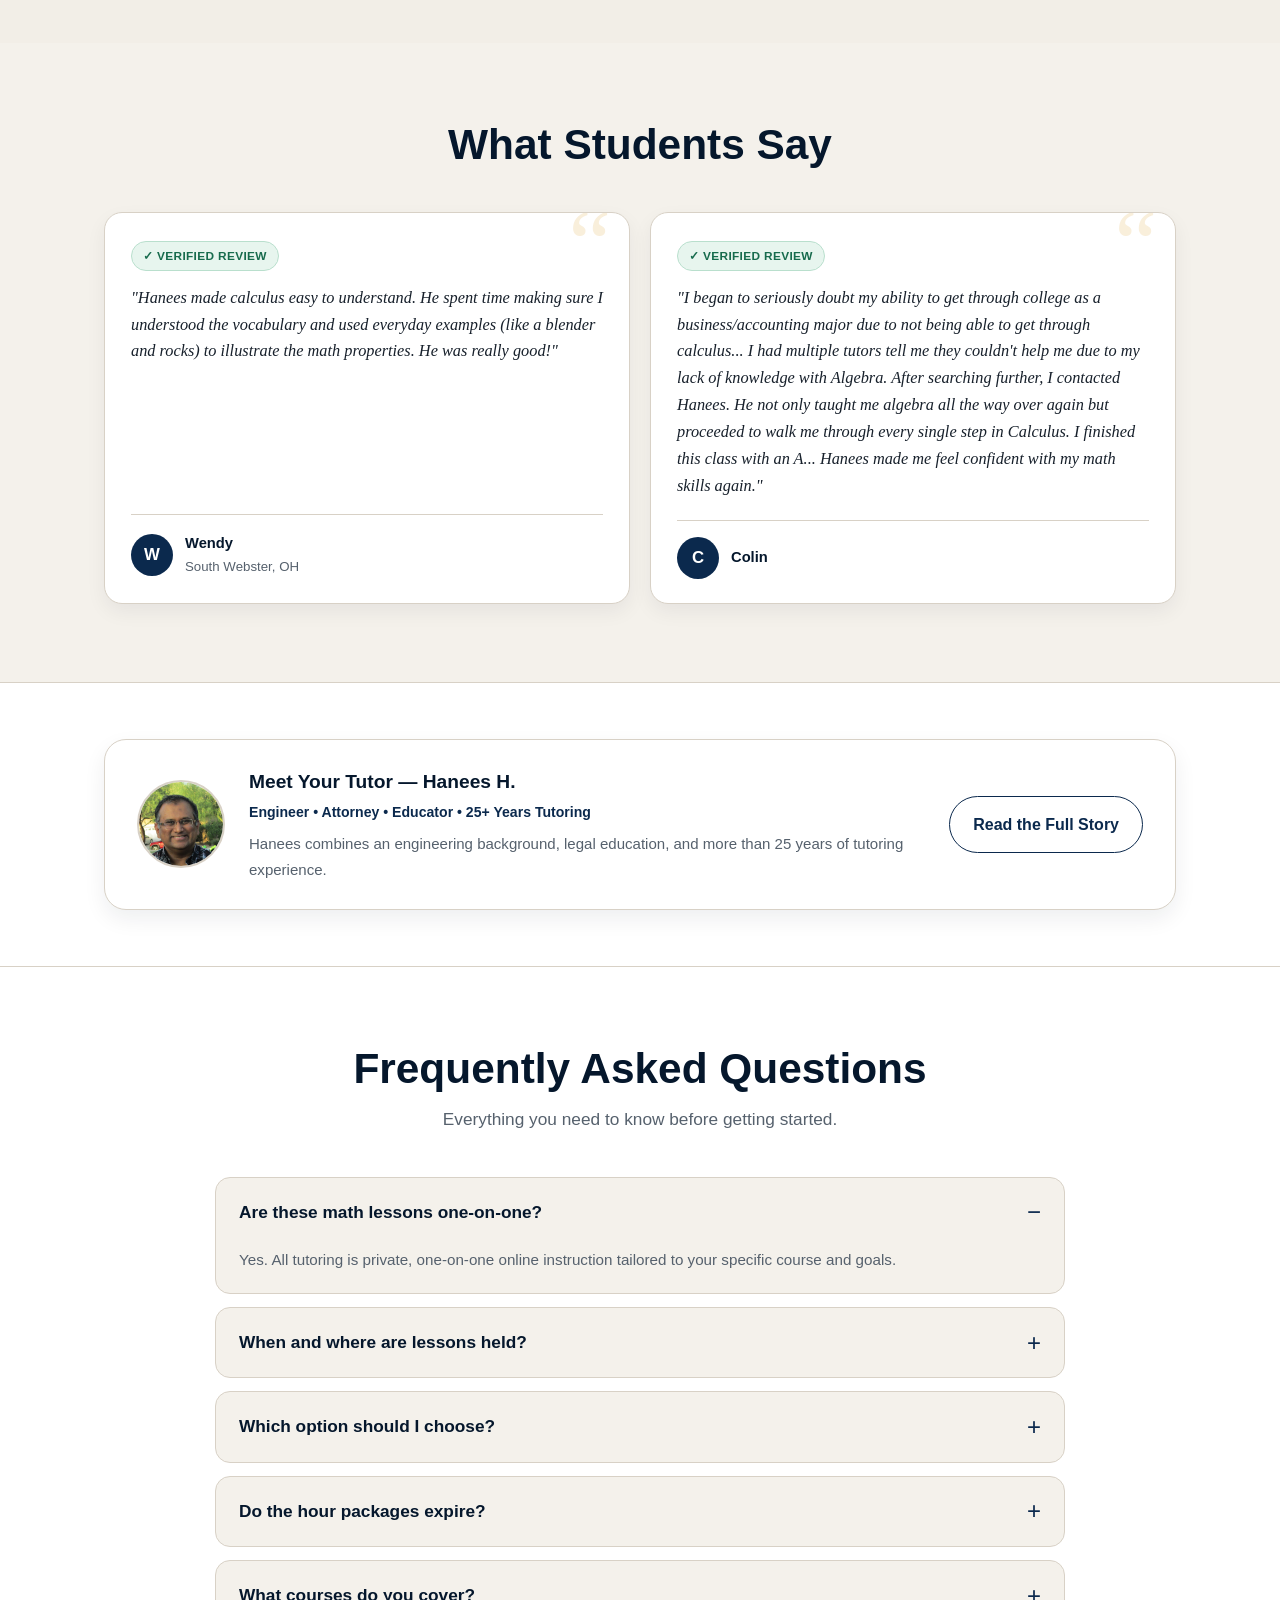
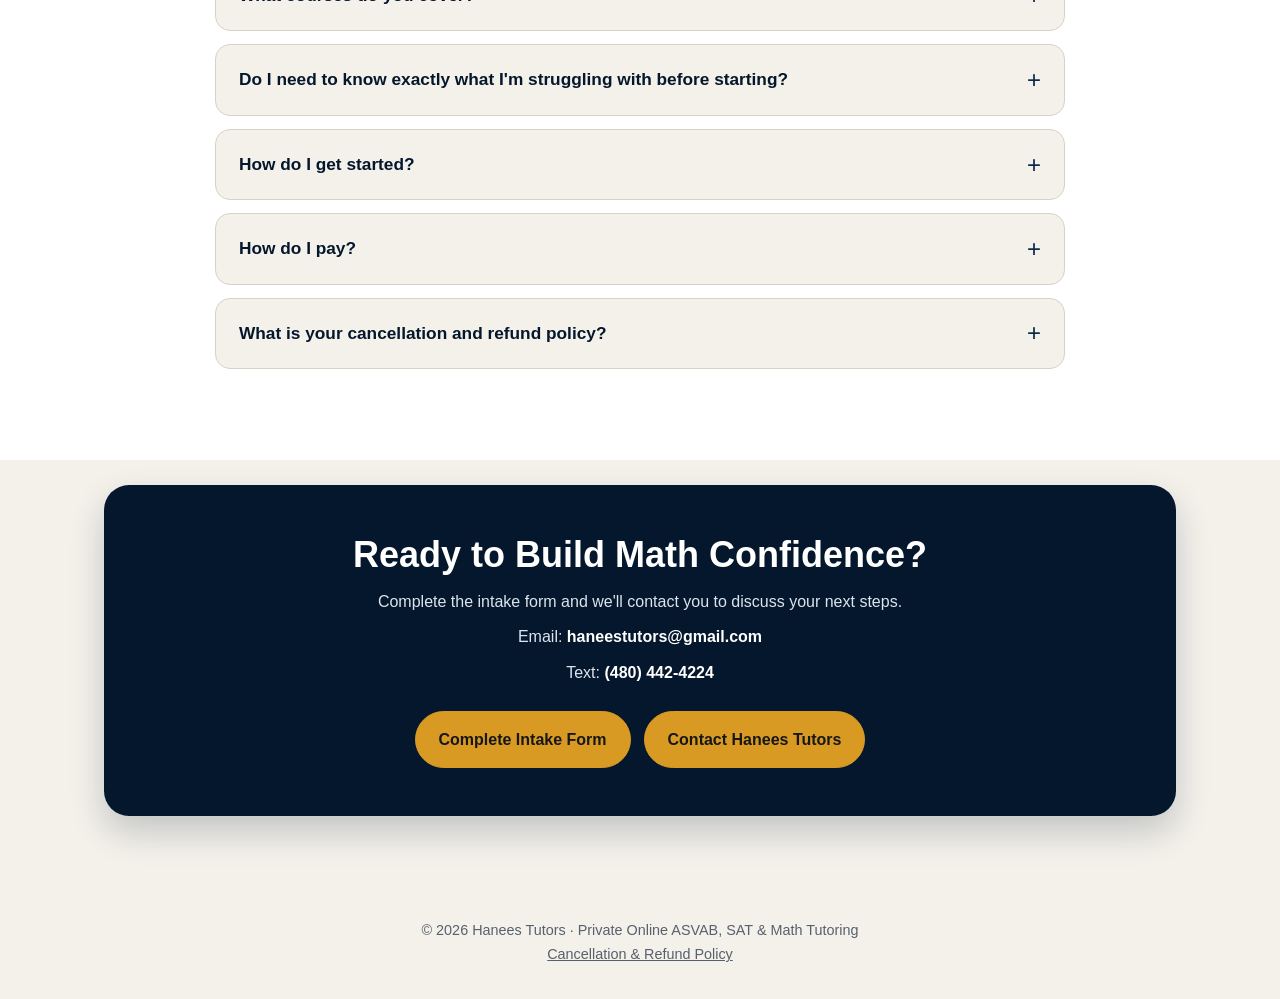
<file: math.html>
<!DOCTYPE html>
<html lang="en">
<head>
<!-- Google tag (gtag.js) -->
<script async src="https://www.googletagmanager.com/gtag/js?id=G-X34HV6HW5H"></script>
<script>
  window.dataLayer = window.dataLayer || [];
  function gtag(){dataLayer.push(arguments);}
  gtag('js', new Date());

  gtag('config', 'G-X34HV6HW5H');
</script>

<meta charset="UTF-8">
<meta name="viewport" content="width=device-width,initial-scale=1">

<link rel="icon" type="image/png" href="favicon.png" sizes="512x512">
<link rel="shortcut icon" href="favicon.png" type="image/png">
<link rel="apple-touch-icon" href="favicon.png">

<meta name="theme-color" content="#05172c">

<title>Hanees Tutors | Private Online Math Tutoring</title>

<meta name="description" content="Expert, customized one-on-one online math tutoring covering Arithmetic through Calculus, with flexible hourly lessons and discounted hour packages for ongoing support.">

<meta name="robots" content="index, follow">
<meta name="author" content="Hanees H.">

<meta property="og:title" content="Hanees Tutors | Private Online Math Tutoring">
<meta property="og:description" content="One-on-one online math tutoring from Arithmetic through Calculus, with flexible hourly lessons and discounted hour packages.">
<meta property="og:type" content="website">
<meta property="og:url" content="https://haneestutors.com/math.html">
<meta property="og:site_name" content="Hanees Tutors">
<meta property="og:image" content="profile.jpg">

<meta name="twitter:card" content="summary_large_image">
<meta name="twitter:title" content="Hanees Tutors | Private Online Math Tutoring">
<meta name="twitter:description" content="One-on-one online math tutoring from Arithmetic through Calculus.">

<script type="application/ld+json">
{
  "@context":"https://schema.org",
  "@type":"ProfessionalService",
  "name":"Hanees Tutors",
  "description":"Private online one-on-one math tutoring, Arithmetic through Calculus.",
  "image":"profile.jpg",
  "logo":"https://haneestutors.com/logo.png",
  "email":"haneestutors@gmail.com",
  "telephone":"+1-480-442-4224",
  "areaServed":"United States, Online",
  "founder":{
    "@type":"Person",
    "name":"Hanees H.",
    "jobTitle":"Math Tutor, Attorney, Engineer, Educator"
  }
}
</script>

<link rel="stylesheet" href="styles.css">

</head>

<body id="top">

<div class="top-banner">
Private One-on-One Tutoring and Test Preparation
</div>

<header>

<div class="container nav">

<a class="logo" href="index.html" aria-label="Hanees Tutors home">
<img src="logo.png" alt="Hanees Tutors">
</a>

<button class="nav-toggle" id="navToggle" aria-label="Toggle navigation menu" aria-expanded="false" aria-controls="siteNav">
<span></span>
<span></span>
<span></span>
</button>

<nav aria-label="Main navigation" id="siteNav">

<a href="about.html">About</a>
<a href="asvab.html">ASVAB Prep</a>
<a href="sat.html">SAT Prep</a>
<a href="math.html" class="active">Math Tutoring</a>
<a href="faq.html">FAQ</a>

<a href="#intake" class="open-intake">
Get Started
</a>

</nav>

</div>

</header>

<main>


<!-- HERO -->

<section class="hero">

<div class="container hero-layout">

<div>

<h1>
Build Skills.<br>
Gain <span>Confidence.</span>
</h1>

<p class="hero-lead">
Learn live from an experienced math tutor — not a self-help book or recorded lectures. Online math tutoring customized around your current course, your skill level, and your goals, from Arithmetic through Calculus.
</p>

<div class="hero-points">
<div class="hero-point">✓ Expert Guidance</div>
<div class="hero-point">✓ Live</div>
<div class="hero-point">✓ Online</div>
<div class="hero-point">✓ One-on-One</div>
<div class="hero-point">✓ Flexible</div>

</div>

<p class="hero-lead" style="font-size:1rem;">
Book flexible single lessons, or save with a discounted hour package for ongoing support across a semester or school year.
</p>

<div class="hero-actions">

<a class="button gold" href="#packages">
View Math Packages
</a>

</div>

<div class="hero-contact-row">

<a class="hero-contact-link" href="mailto:haneestutors@gmail.com">
Email: haneestutors@gmail.com
</a>

<span class="hero-contact-divider">·</span>

<a class="hero-contact-link" href="tel:4804424224">
Text: (480) 442-4224
</a>

</div>

</div>

</div>

</section>


<!-- WHY US -->

<section class="why" id="why-us">

<div class="container">

<div class="section-heading">

<p>
Most math help comes from generic worksheets, video lectures, or homework help that doesn't build lasting understanding.<br><br>
Hanees Tutors is built differently — every session is live, one-on-one, and customized entirely around the course you're taking and where you're actually stuck. Your learning starts at your current level and builds forward from there, one concept at a time.
</p>

</div>

<div class="why-grid">

<div class="why-card">

<div class="why-icon">★</div>

<h3>Instruction with You in Mind</h3>

<p>
No pre-recorded lectures. No generic, outdated worksheets. Every lesson is live, real-time instruction directly with your tutor.
</p>

</div>

<div class="why-card">

<div class="why-icon">★</div>

<h3>Instruction at Your Pace</h3>

<p>
Your lessons are built around your current coursework, progress at your pace, and continually adapt to your needs.
</p>

</div>

</div>

</div>

</section>


<!-- COURSES -->

<section id="courses">

<div class="container">

<div class="section-heading">

<h2>
Courses Covered
</h2>

<p>
From foundational arithmetic through college-level calculus, tutoring is tailored to your specific course and curriculum.
</p>

</div>

<div class="why-grid">

<div class="why-card">
<div class="why-icon">1</div>
<h3>Arithmetic (K–8)</h3>
<p>Foundational number sense and problem-solving skills for elementary and middle school students.</p>
</div>

<div class="why-card">
<div class="why-icon">2</div>
<h3>Algebra I</h3>
<p>Equations, functions, and graphing fundamentals.</p>
</div>

<div class="why-card">
<div class="why-icon">3</div>
<h3>Geometry</h3>
<p>Proofs, theorems, and spatial reasoning.</p>
</div>

<div class="why-card">
<div class="why-icon">4</div>
<h3>Algebra II</h3>
<p>Advanced functions, polynomials, and equations.</p>
</div>

<div class="why-card">
<div class="why-icon">5</div>
<h3>Trigonometry</h3>
<p>Trig functions, identities, and applications.</p>
</div>

<div class="why-card">
<div class="why-icon">6</div>
<h3>Pre-Calculus</h3>
<p>Bridging advanced algebra and trigonometry with the foundations of calculus.</p>
</div>

<div class="why-card">
<div class="why-icon">7</div>
<h3>Calculus</h3>
<p>Calculus I &amp; II, AP Calculus AB/BC, and Business Calculus.</p>
</div>

</div>

</div>

</section>


<!-- START HERE -->

<section id="start-here" class="start-here-section">

<div class="container">

<div class="section-heading" style="margin-bottom:32px;">

<div class="eyebrow">
Not Sure Where to Start?
</div>

<h2 style="font-size:clamp(1.9rem,3.4vw,2.4rem);">
Talk It Through First
</h2>

<p>
Get your questions answered over a free 15-minute call, or book a full first lesson at a reduced rate before committing to a package.
</p>

</div>

<div class="start-here-grid">

<div class="start-here-card">

<div class="package-label">
A Quick Connection
</div>

<h3>
15-Minute Consult
</h3>

<div class="price" style="font-size:2rem;">
Free
</div>

<p class="package-description">
Ask questions, discuss your course and goals, and connect live before choosing a package.
</p>

<ul>
<li>Get your questions answered</li>
<li>Discuss your course and goals</li>
<li>Leave knowing what to do next</li>
</ul>

<a class="button gold booking-trigger"
href="#"
data-booking-modal="bookingModalConsult">
Schedule Your Free Consultation
</a>

</div>

<div class="start-here-card featured">

<div class="package-badge">
Recommended
</div>

<div class="package-label">
Try It Risk-Free
</div>

<h3>
Your First Lesson
</h3>

<div class="price">$40</div>

<p class="package-description">
A full 1-hour lesson for new students that includes a free diagnostic assessment of your current level and problem areas — no obligation to continue afterward.
</p>

<ul>
<li>Full 1-hour private lesson</li>
<li>Includes a free diagnostic assessment</li>
<li>No obligation to continue</li>
</ul>

<a class="button booking-trigger"
href="#"
data-booking-modal="bookingModalFirstLesson">
Book Your First Lesson — $40
</a>

</div>

</div>

</div>

</section>


<!-- PACKAGES -->

<section id="packages" class="packages">

<div class="container">

<div class="section-heading">

<h2>
Flexible Lessons &amp; Hour Packages
</h2>

<p>
Book single lessons as needed, or save with a discounted hour package for ongoing support. All hour packages are valid for 6 months from the purchase date.
</p>

</div>

<div class="package-grid package-grid-two">

<!-- HOURLY -->

<div class="package">

<div class="package-label">
On Your Terms Option
</div>

<h3>
Individual Lesson
</h3>

<div class="price">$120</div>

<div class="price-note">
Per lesson
</div>

<p class="package-description">
Best option for occasional help or flexible, as-needed scheduling.
</p>

<ul>
<li>Private 1 hour lesson</li>
<li>Flexible scheduling</li>
<li>Targeted help on any course topic</li>
</ul>

<a class="button secondary booking-trigger"
href="#"
data-booking-modal="bookingModalMath">
Book a Lesson — $120
</a>

</div>


<!-- 7 HOUR -->

<div class="package">

<div class="package-label">
Getting Started Option
</div>

<h3>
8-Hour Package
</h3>

<div class="price">$860</div>

<div class="hourly-comparison">
$960 value at the hourly rate
</div>

<div class="savings">
Save $100
</div>

<div class="price-note">
Valid for 6 months
</div>

<p class="package-description">
Great for focused support on a single course or through a grading period.
</p>

<ul>
<li>8 hours of private lessons</li>
<li>Use anytime within 6 months</li>
<li>Flexible scheduling</li>
</ul>

<a class="button secondary package-button"
href="#intake"
data-package="Math 8-Hour Package — $860 — Save $100">
Start the 8-Hour Package — $860
</a>

</div>


<!-- 15 HOUR -->

<div class="package featured">

<div class="package-badge">
Most Popular
</div>

<div class="package-label">
Ongoing Support Option
</div>

<h3>
15-Hour Package
</h3>

<div class="price">$1,495</div>

<div class="hourly-comparison">
$1,800 value at the hourly rate
</div>

<div class="savings">
Save $305
</div>

<div class="price-note">
Valid for 6 months
</div>

<p class="package-description">
Our most popular option for ongoing support across a semester.
</p>

<ul>
<li>15 hours of private lessons</li>
<li>Use anytime within 6 months</li>
<li>Flexible scheduling</li>
</ul>

<a class="button gold package-button"
href="#intake"
data-package="Math 15-Hour Package — $1,495 — Save $305">
Start the 15-Hour Package — $1,495
</a>

</div>


<!-- 30 HOUR -->

<div class="package">

<div class="package-label">
Best Value Option
</div>

<h3>
30-Hour Package
</h3>

<div class="price">$2,795</div>

<div class="hourly-comparison">
$3,600 value at the hourly rate
</div>

<div class="savings">
Save $805
</div>

<div class="price-note">
Valid for 6 months
</div>

<p class="package-description">
Best value for extended, multi-course support over a full school year.
</p>

<ul>
<li>30 hours of private lessons</li>
<li>Use anytime within 6 months</li>
<li>Flexible scheduling</li>
</ul>

<a class="button secondary package-button"
href="#intake"
data-package="Math 30-Hour Package — $2,795 — Save $805">
Start the 30-Hour Package — $2,795
</a>

</div>

</div>

</div>

</section>


<!-- RESULTS -->

<section class="results">

<div class="container">

<div class="results-card">

<div>

<div class="rating">5.0</div>

<div class="stars" aria-label="Five star rating">
★★★★★
</div>

</div>

<div>

<h2>
25+ Years of Tutoring Experience
</h2>

<p>
Thousands of students have worked with Hanees through personalized one-on-one online instruction.
</p>

<div class="stats">

<div class="stat">17K+ Tutoring Hours</div>
<div class="stat">2.5K+ Hours Annually</div>
<div class="stat">600 Student Ratings</div>
<div class="stat">589 Five-Star Ratings</div>

</div>

</div>

</div>

</div>

</section>


<!-- TESTIMONIALS -->

<section class="testimonials">

<div class="container">

<div class="section-heading">

<h2>
What Students Say
</h2>

</div>

<div class="testimonial-grid">

<div class="testimonial-card">

<div class="testimonial-badge">✓ Verified Review</div>

<p class="testimonial-quote">
"Hanees made calculus easy to understand. He spent time making sure I understood the vocabulary and used everyday examples (like a blender and rocks) to illustrate the math properties. He was really good!"
</p>

<div class="testimonial-footer">
<div class="testimonial-avatar">W</div>
<div>
<div class="testimonial-attribution">Wendy</div>
<div class="testimonial-location">South Webster, OH</div>
</div>
</div>

</div>

<div class="testimonial-card">

<div class="testimonial-badge">✓ Verified Review</div>

<p class="testimonial-quote">
"I began to seriously doubt my ability to get through college as a business/accounting major due to not being able to get through calculus... I had multiple tutors tell me they couldn't help me due to my lack of knowledge with Algebra. After searching further, I contacted Hanees. He not only taught me algebra all the way over again but proceeded to walk me through every single step in Calculus. I finished this class with an A... Hanees made me feel confident with my math skills again."
</p>

<div class="testimonial-footer">
<div class="testimonial-avatar">C</div>
<div>
<div class="testimonial-attribution">Colin</div>
</div>
</div>

</div>

</div>

</div>

</section>


<!-- ABOUT TEASER -->

<section id="about" class="tutor-strip-section">

<div class="container">

<div class="tutor-strip">

<img
src="profile.jpg"
alt="Hanees H. private online math tutor"
>

<div class="tutor-strip-info">

<h3>Meet Your Tutor — Hanees H.</h3>

<div class="tutor-strip-title">
Engineer • Attorney • Educator • 25+ Years Tutoring
</div>

<p>
Hanees combines an engineering background, legal education, and more than 25 years of tutoring experience.
</p>

</div>

<a class="button secondary" href="about.html">
Read the Full Story
</a>

</div>

</div>

</section>


<!-- FAQ -->

<section id="faq" class="faq">

<div class="container">

<div class="section-heading">

<h2>
Frequently Asked Questions
</h2>

<p>
Everything you need to know before getting started.
</p>

</div>

<div class="faq-list">

<details class="faq-item" open>
<summary>Are these math lessons one-on-one?</summary>
<p>Yes. All tutoring is private, one-on-one online instruction tailored to your specific course and goals.</p>
</details>

<details class="faq-item">
<summary>When and where are lessons held?</summary>
<p>Lessons are conducted online using Google Meet and scheduled according to your needs and convenience. We provide services 12 hours a day, 7 days a week.</p>
</details>

<details class="faq-item">
<summary>Which option should I choose?</summary>
<p>If you're unsure, start with a free 15-minute consultation, or book your $40 First Lesson to try a full session and get personalized feedback on your current level. For ongoing support, an hour package offers the best value — the 15-Hour Package is our most popular option.</p>
</details>

<details class="faq-item">
<summary>Do the hour packages expire?</summary>
<p>Yes. All hour packages (7, 15, and 30 hours) are non-refundable once purchased and valid for 6 months from the purchase date. See our full <a href="policy.html">Cancellation &amp; Refund Policy</a> for details.</p>
</details>

<details class="faq-item">
<summary>What courses do you cover?</summary>
<p>Arithmetic (K–8), Algebra I, Geometry, Algebra II, Trigonometry, Pre-Calculus, and Calculus (Calculus I &amp; II, AP Calculus AB/BC, and Business Calculus).</p>
</details>

<details class="faq-item">
<summary>Do I need to know exactly what I'm struggling with before starting?</summary>
<p>No. We can discuss your course, goals, and problem areas during a free consultation or your first lesson.</p>
</details>

<details class="faq-item">
<summary>How do I get started?</summary>
<p>Click any of the Get Started or package buttons on this page. A short intake form will open.</p>
</details>

<details class="faq-item">
<summary>How do I pay?</summary>
<p>Payment is handled directly. We'll contact you to discuss available payment options.</p>
</details>

<details class="faq-item">
<summary>What is your cancellation and refund policy?</summary>
<p>Your $40 First Lesson is non-refundable, but there's no obligation to continue afterward. Hour packages are also non-refundable once purchased and valid for 6 months. Lessons can be cancelled or rescheduled with at least 24 hours notice — less notice results in the lesson being forfeited. See our full <a href="policy.html">Cancellation &amp; Refund Policy</a> for details.</p>
</details>

</div>

</div>

</section>


<!-- CONTACT -->

<section id="contact" class="contact-section">

<div class="container">

<div class="contact">

<h2>
Ready to Build Math Confidence?
</h2>

<p>
Complete the intake form and we'll contact you to discuss your next steps.
</p>

<p>
Email:
<a href="mailto:haneestutors@gmail.com">
haneestutors@gmail.com
</a>
</p>

<p>
Text:
<a href="tel:4804424224">
(480) 442-4224
</a>
</p>

<div class="actions">

<a class="button open-intake" href="#intake">
Complete Intake Form
</a>

<a
class="button"
href="mailto:haneestutors@gmail.com?subject=Math%20Tutoring%20Inquiry"
>
Contact Hanees Tutors
</a>

</div>

</div>

</div>

</section>

</main>


<footer>
© 2026 Hanees Tutors · Private Online ASVAB, SAT &amp; Math Tutoring
<br>
<a href="policy.html" style="color:var(--muted);text-decoration:underline;">Cancellation &amp; Refund Policy</a>
</footer>


<div id="intake-modal-root"></div>
<div id="booking-modal-root"></div>
<script src="script.js"></script>

</body>
</html>
</file>
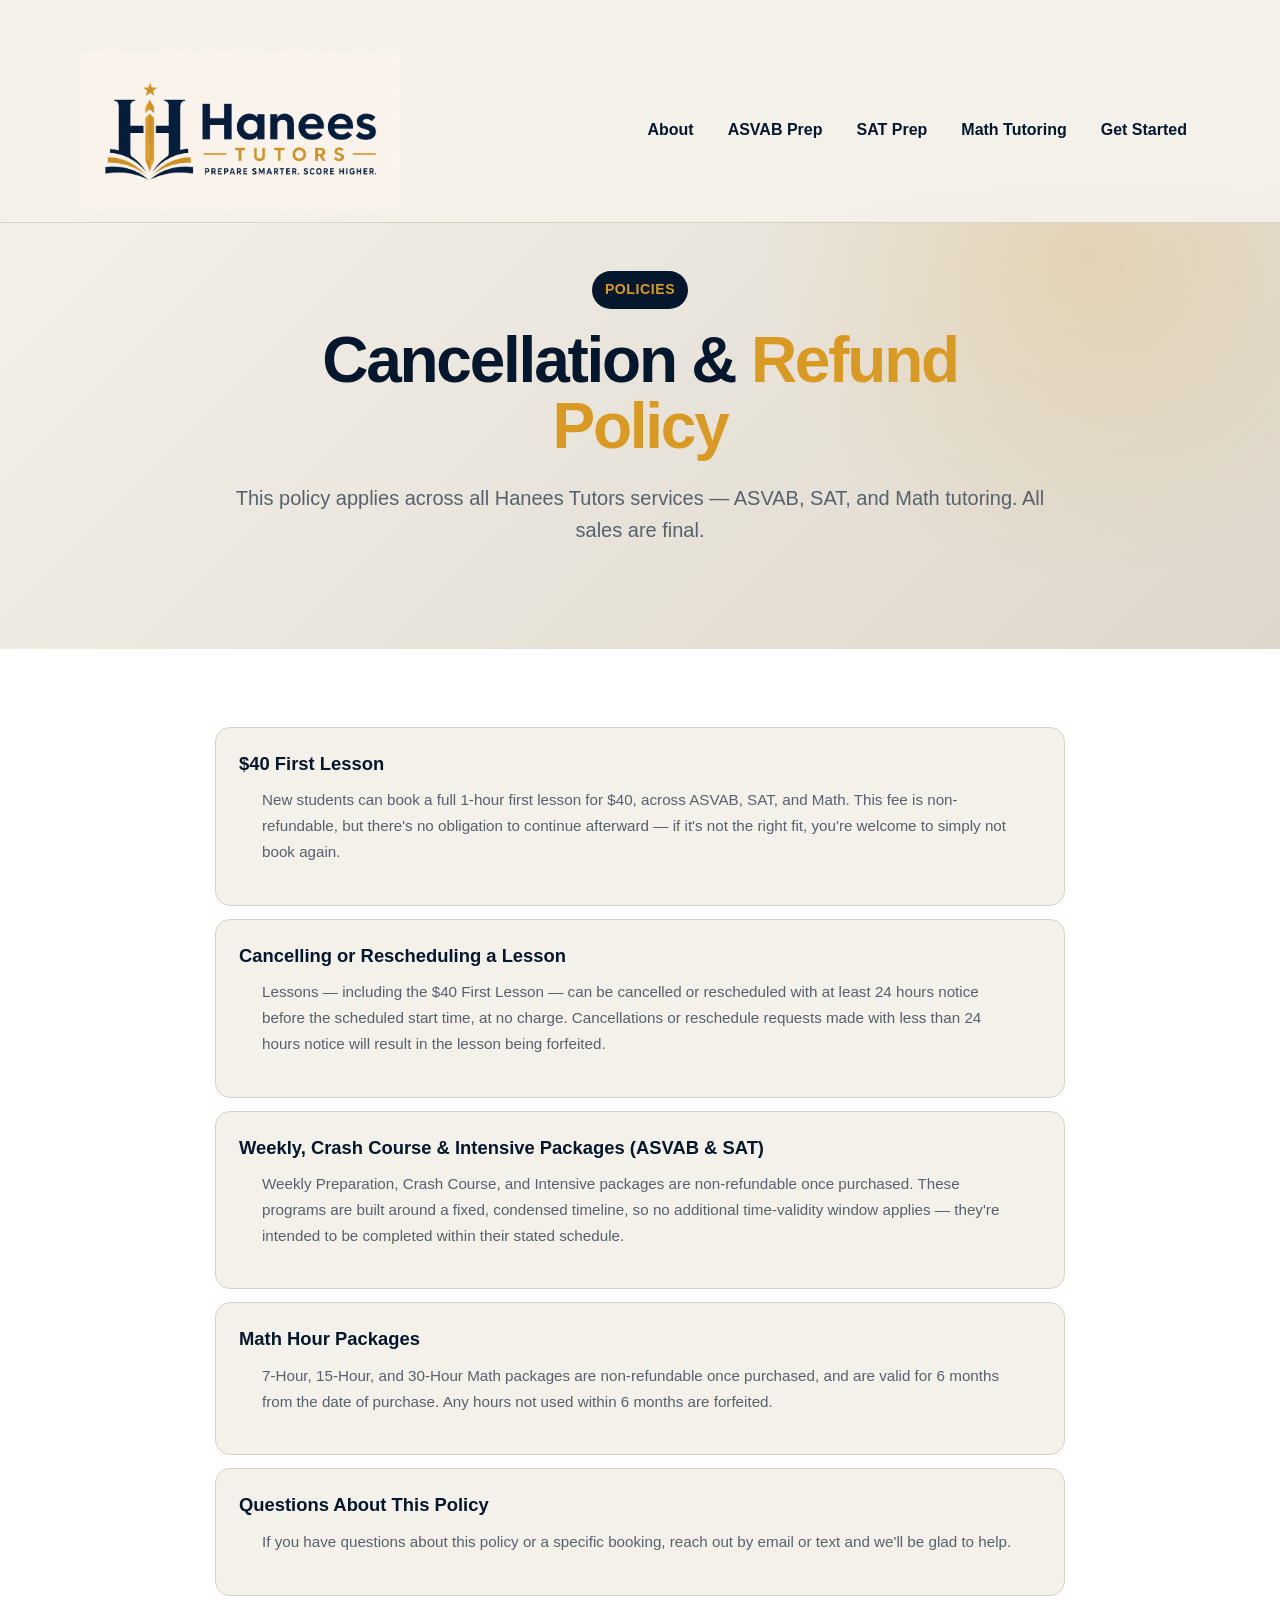
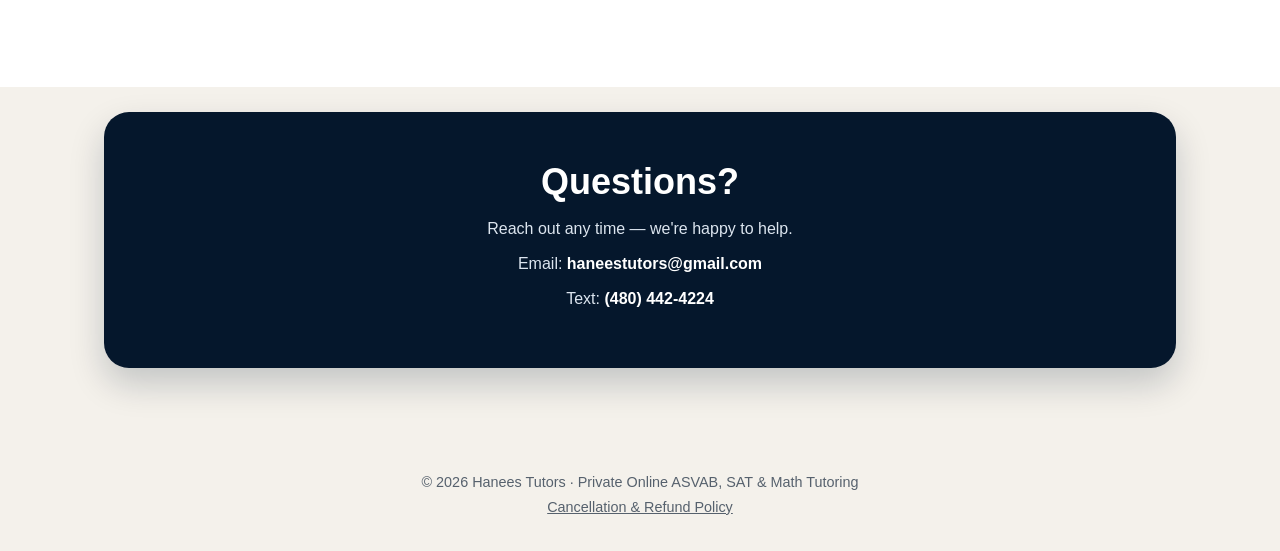
<file: policy.html>
<!DOCTYPE html>
<html lang="en">
<head>
<!-- Google tag (gtag.js) -->
<script async src="https://www.googletagmanager.com/gtag/js?id=G-X34HV6HW5H"></script>
<script>
  window.dataLayer = window.dataLayer || [];
  function gtag(){dataLayer.push(arguments);}
  gtag('js', new Date());

  gtag('config', 'G-X34HV6HW5H');
</script>

<meta charset="UTF-8">
<meta name="viewport" content="width=device-width,initial-scale=1">

<link rel="icon" type="image/png" href="favicon.png" sizes="512x512">
<link rel="shortcut icon" href="favicon.png" type="image/png">
<link rel="apple-touch-icon" href="favicon.png">

<meta name="theme-color" content="#05172c">

<title>Cancellation &amp; Refund Policy | Hanees Tutors</title>

<meta name="description" content="Cancellation, rescheduling, and refund policy for Hanees Tutors' ASVAB, SAT, and Math tutoring services.">

<meta name="robots" content="index, follow">

<link rel="stylesheet" href="styles.css">

</head>

<body id="top">

<header>

<div class="container nav">

<a class="logo" href="index.html" aria-label="Hanees Tutors home">
<img src="logo.png" alt="Hanees Tutors">
</a>

<button class="nav-toggle" id="navToggle" aria-label="Toggle navigation menu" aria-expanded="false" aria-controls="siteNav">
<span></span>
<span></span>
<span></span>
</button>

<nav aria-label="Main navigation" id="siteNav">

<a href="about.html">About</a>
<a href="asvab.html">ASVAB Prep</a>
<a href="sat.html">SAT Prep</a>
<a href="math.html">Math Tutoring</a>

<a href="#intake" class="open-intake">
Get Started
</a>

</nav>

</div>

</header>

<main>


<!-- HERO -->

<section class="hero">

<div class="container hero-layout">

<div>

<div class="eyebrow">
Policies
</div>

<h1>
Cancellation &amp; <span>Refund Policy</span>
</h1>

<p class="hero-lead">
This policy applies across all Hanees Tutors services — ASVAB, SAT, and Math tutoring. All sales are final.
</p>

</div>

</div>

</section>


<!-- POLICY CONTENT -->

<section class="faq">

<div class="container">

<div class="faq-list">

<div class="faq-item" style="padding:20px 23px;">
<h3 style="color:var(--navy-dark);font-size:1.15rem;margin-bottom:8px;">$40 First Lesson</h3>
<p>New students can book a full 1-hour first lesson for $40, across ASVAB, SAT, and Math. This fee is non-refundable, but there's no obligation to continue afterward — if it's not the right fit, you're welcome to simply not book again.</p>
</div>

<div class="faq-item" style="padding:20px 23px;">
<h3 style="color:var(--navy-dark);font-size:1.15rem;margin-bottom:8px;">Cancelling or Rescheduling a Lesson</h3>
<p>Lessons — including the $40 First Lesson — can be cancelled or rescheduled with at least 24 hours notice before the scheduled start time, at no charge. Cancellations or reschedule requests made with less than 24 hours notice will result in the lesson being forfeited.</p>
</div>

<div class="faq-item" style="padding:20px 23px;">
<h3 style="color:var(--navy-dark);font-size:1.15rem;margin-bottom:8px;">Weekly, Crash Course &amp; Intensive Packages (ASVAB &amp; SAT)</h3>
<p>Weekly Preparation, Crash Course, and Intensive packages are non-refundable once purchased. These programs are built around a fixed, condensed timeline, so no additional time-validity window applies — they're intended to be completed within their stated schedule.</p>
</div>

<div class="faq-item" style="padding:20px 23px;">
<h3 style="color:var(--navy-dark);font-size:1.15rem;margin-bottom:8px;">Math Hour Packages</h3>
<p>7-Hour, 15-Hour, and 30-Hour Math packages are non-refundable once purchased, and are valid for 6 months from the date of purchase. Any hours not used within 6 months are forfeited.</p>
</div>

<div class="faq-item" style="padding:20px 23px;">
<h3 style="color:var(--navy-dark);font-size:1.15rem;margin-bottom:8px;">Questions About This Policy</h3>
<p>If you have questions about this policy or a specific booking, reach out by email or text and we'll be glad to help.</p>
</div>

</div>

</div>

</section>


<!-- CONTACT -->

<section id="contact" class="contact-section">

<div class="container">

<div class="contact">

<h2>
Questions?
</h2>

<p>
Reach out any time — we're happy to help.
</p>

<p>
Email:
<a href="mailto:haneestutors@gmail.com">
haneestutors@gmail.com
</a>
</p>

<p>
Text:
<a href="tel:4804424224">
(480) 442-4224
</a>
</p>

</div>

</div>

</section>

</main>


<footer>
© 2026 Hanees Tutors · Private Online ASVAB, SAT &amp; Math Tutoring
<br>
<a href="policy.html" style="color:var(--muted);text-decoration:underline;">Cancellation &amp; Refund Policy</a>
</footer>


<div id="intake-modal-root"></div>
<div id="booking-modal-root"></div>
<script src="script.js"></script>

</body>
</html>
</file>
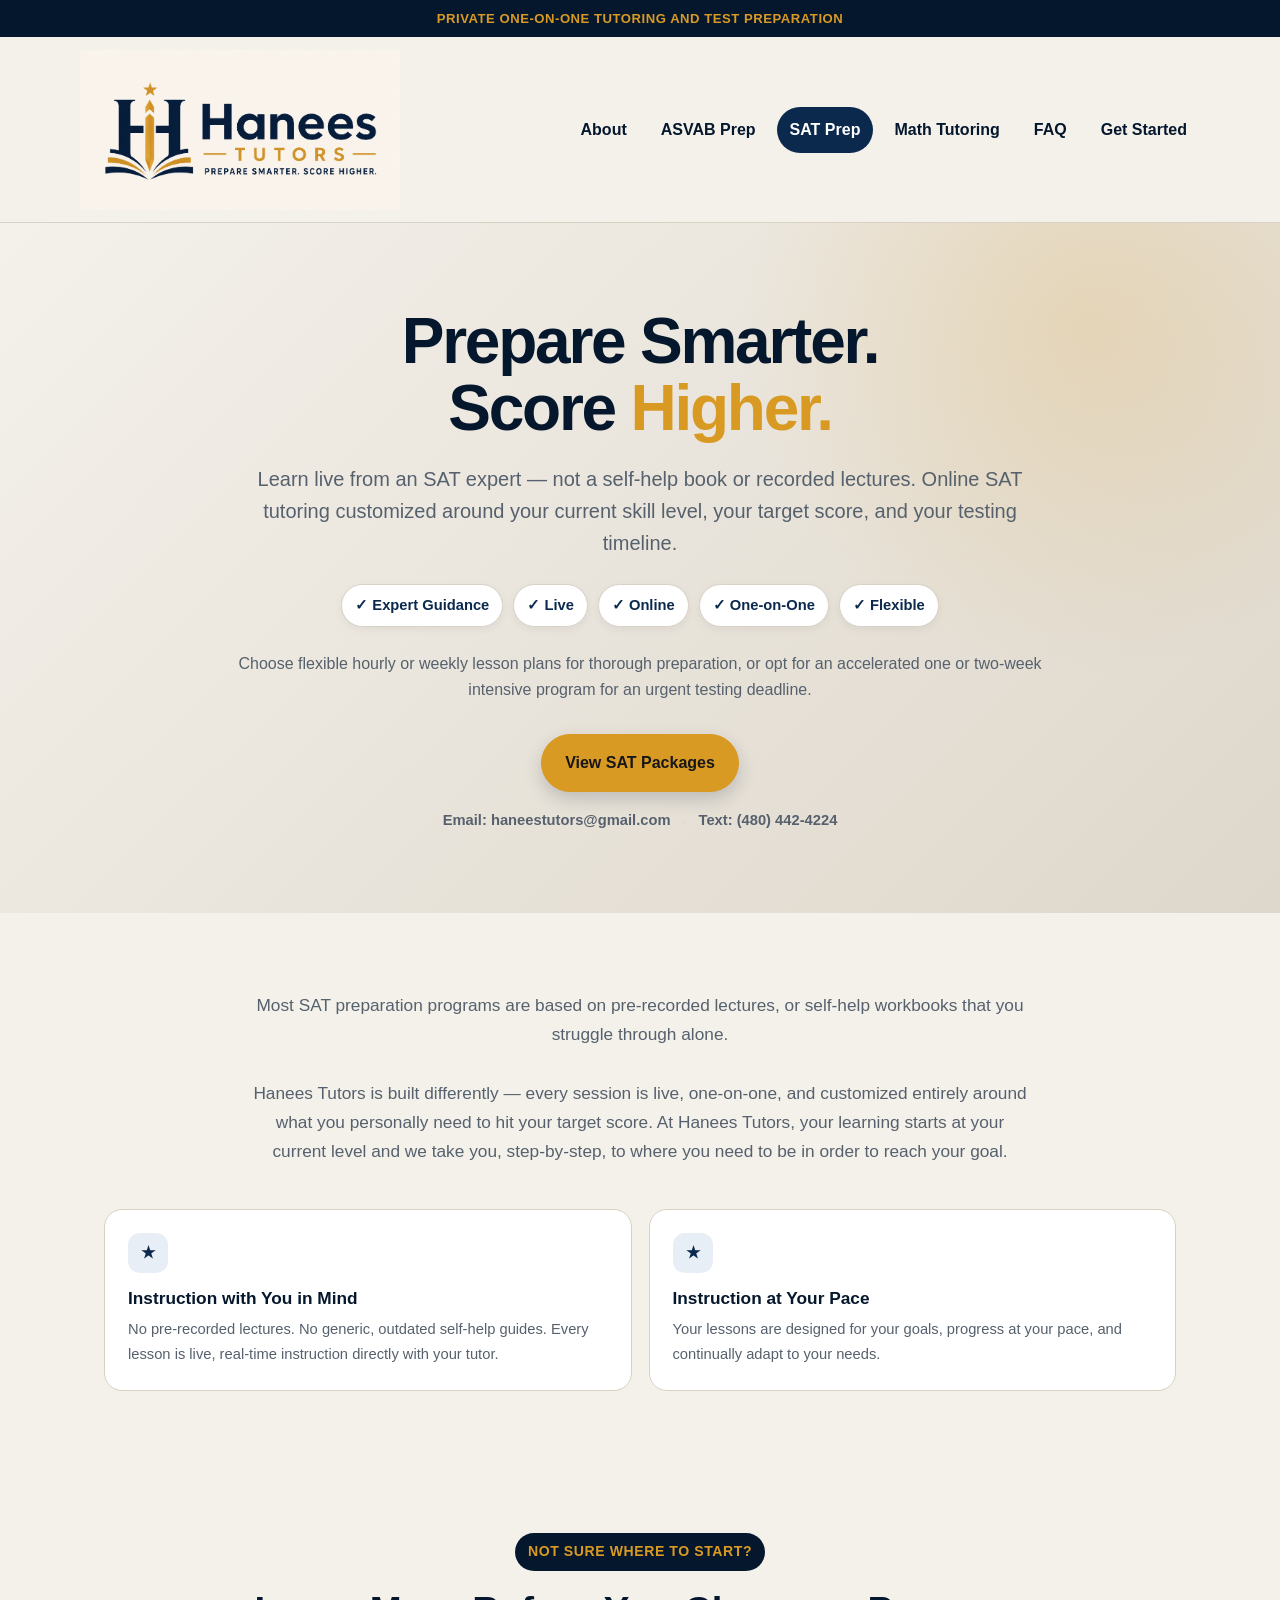
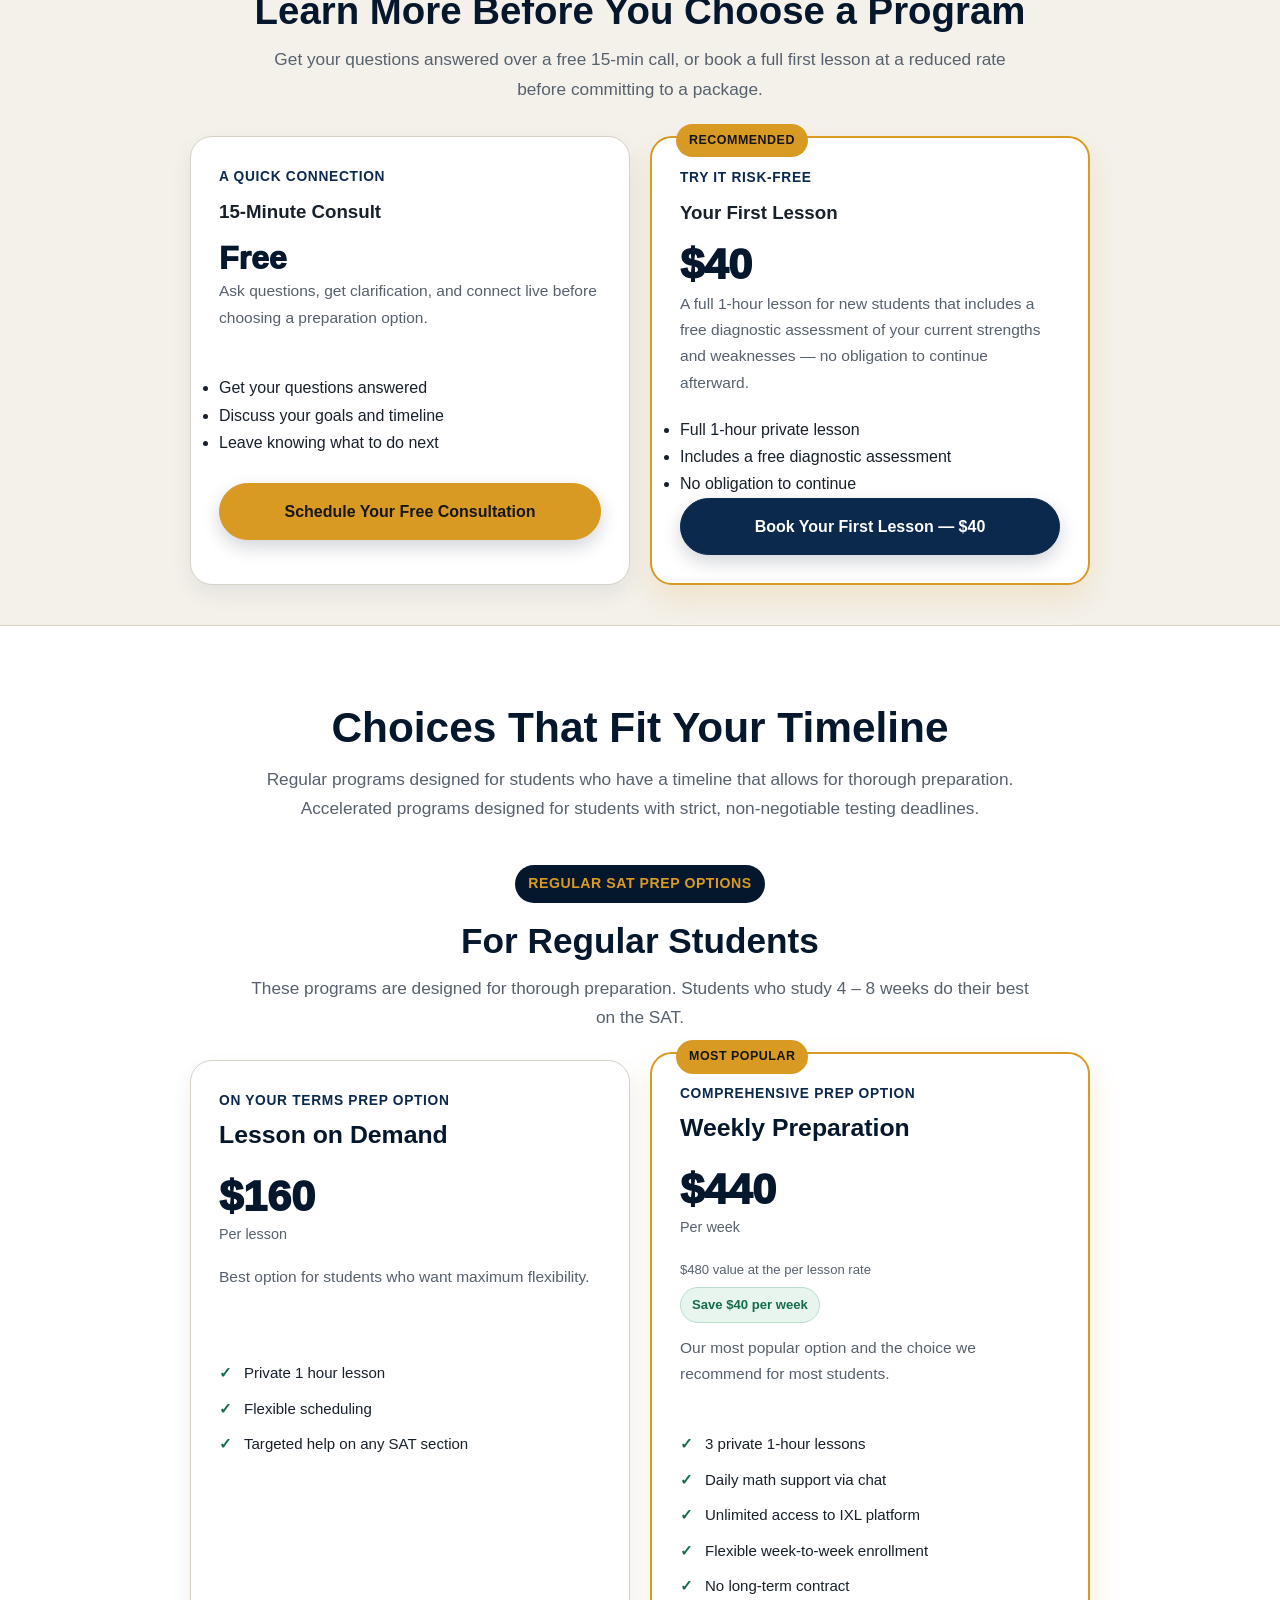
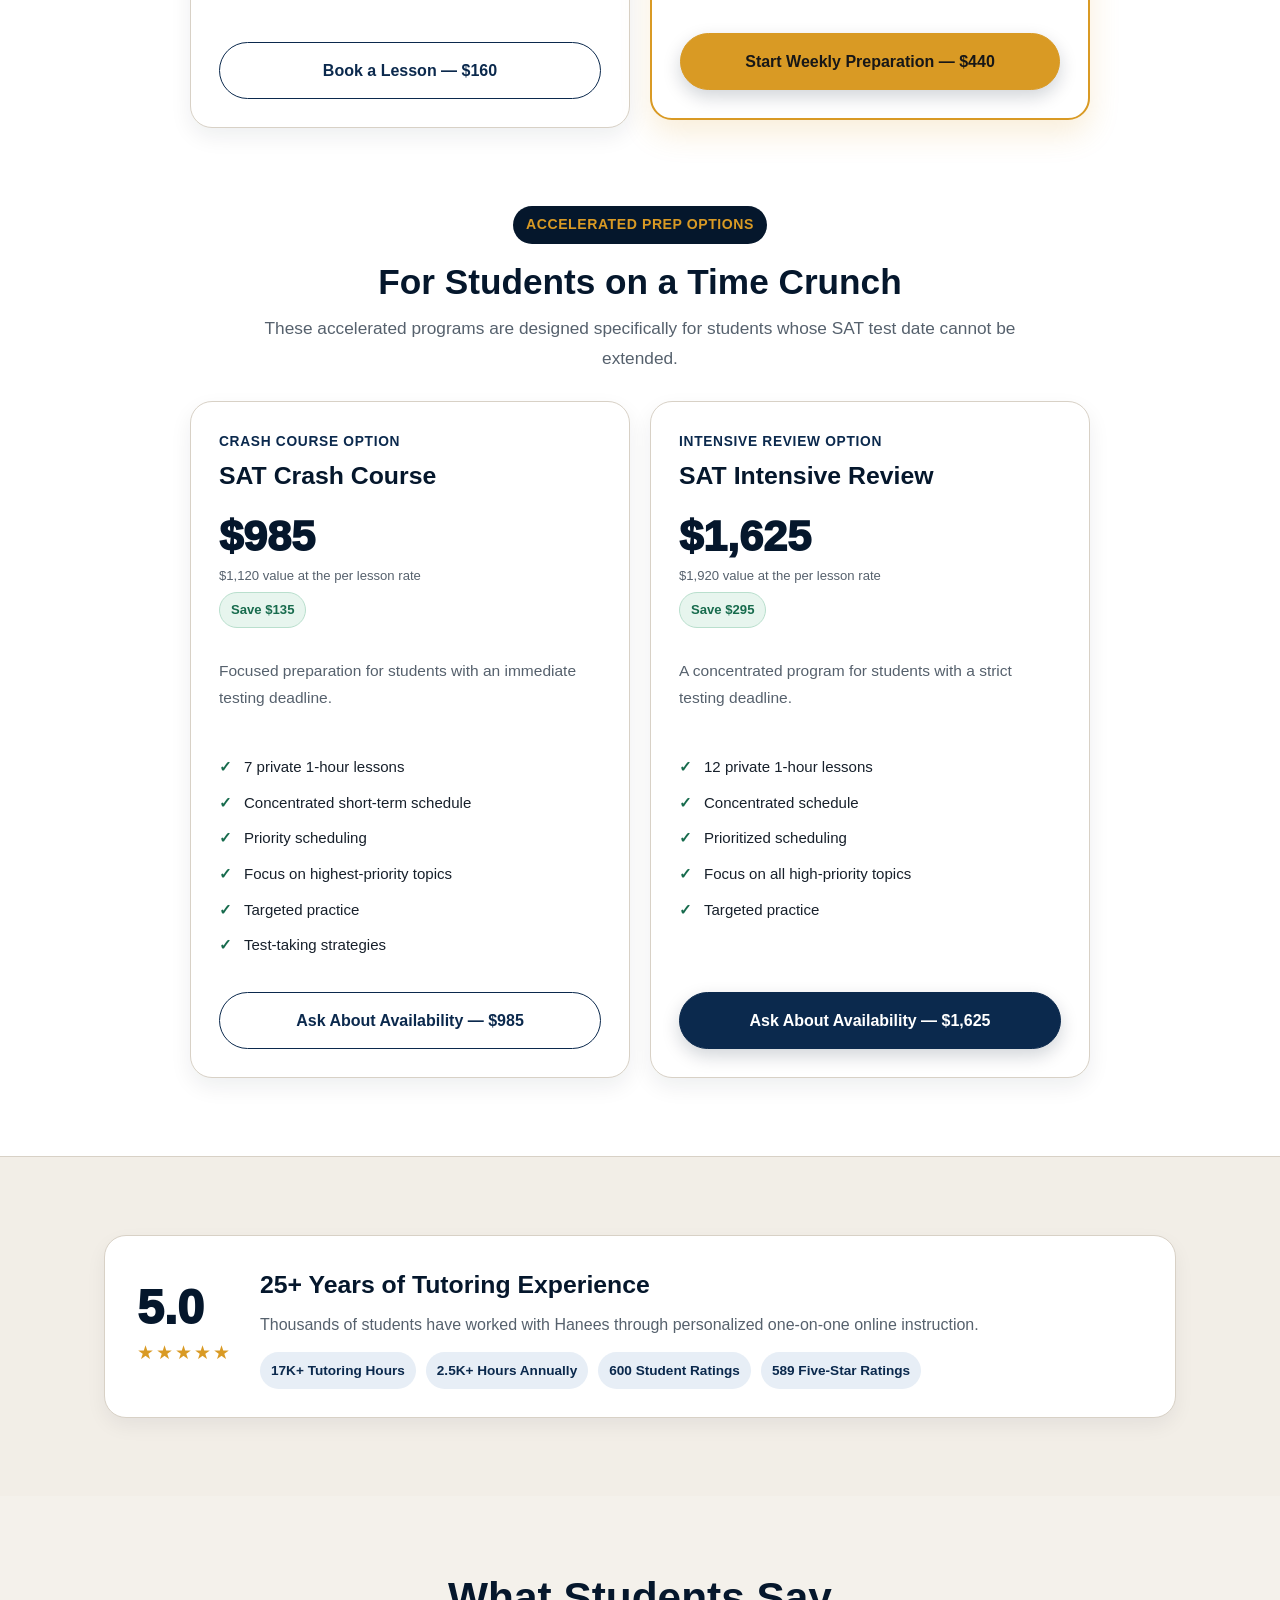
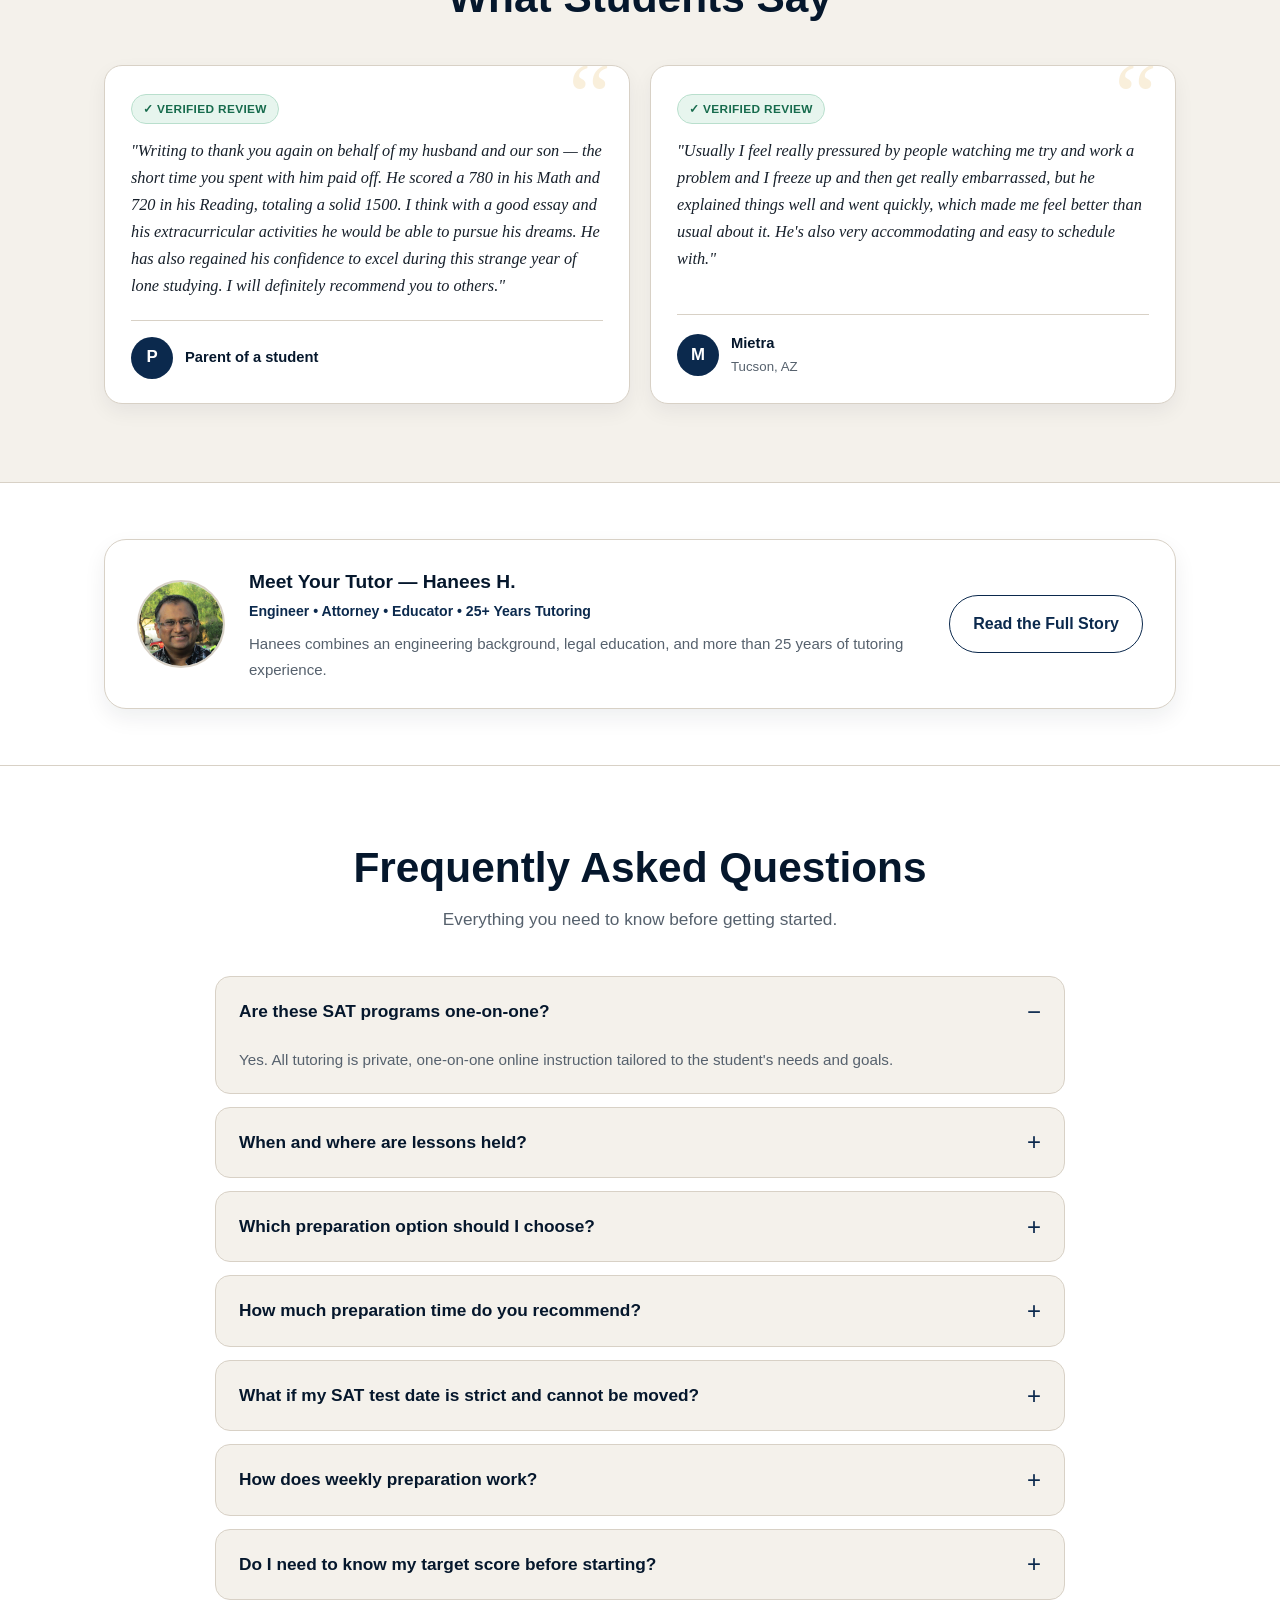
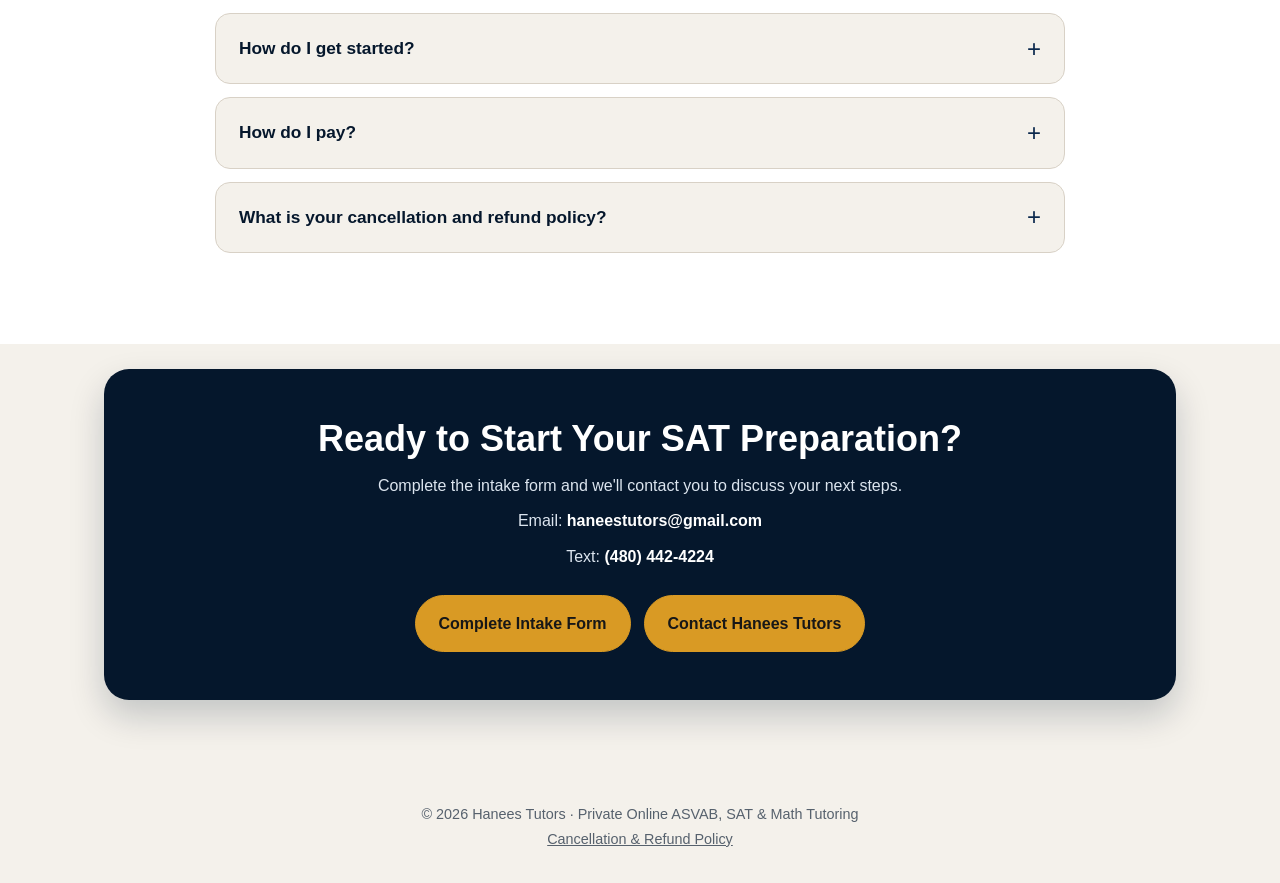
<file: sat.html>
<!DOCTYPE html>
<html lang="en">
<head>
<!-- Google tag (gtag.js) -->
<script async src="https://www.googletagmanager.com/gtag/js?id=G-X34HV6HW5H"></script>
<script>
  window.dataLayer = window.dataLayer || [];
  function gtag(){dataLayer.push(arguments);}
  gtag('js', new Date());

  gtag('config', 'G-X34HV6HW5H');
</script>

<meta charset="UTF-8">
<meta name="viewport" content="width=device-width,initial-scale=1">

<!-- Favicon -->
<link rel="icon" type="image/png" href="favicon.png" sizes="512x512">
<link rel="shortcut icon" href="favicon.png" type="image/png">
<link rel="apple-touch-icon" href="favicon.png">

<!-- Browser / mobile theme color -->
<meta name="theme-color" content="#05172c">

<title>Hanees Tutors | Private Online SAT Tutoring</title>

<meta name="description" content="Expert, customized one-on-one online SAT tutoring with flexible weekly preparation, individual lessons, accelerated options for strict timelines, and a diagnostic and strategy session.">

<meta name="robots" content="index, follow">
<meta name="author" content="Hanees H.">

<meta property="og:title" content="Hanees Tutors | Private Online SAT Tutoring">
<meta property="og:description" content="Focused one-on-one online SAT preparation with personalized instruction, structured lessons, and measurable progress.">
<meta property="og:type" content="website">
<meta property="og:url" content="https://haneestutors.com/sat.html">
<meta property="og:site_name" content="Hanees Tutors">
<meta property="og:image" content="profile.jpg">

<meta name="twitter:card" content="summary_large_image">
<meta name="twitter:title" content="Hanees Tutors | Private Online SAT Tutoring">
<meta name="twitter:description" content="Personalized one-on-one SAT preparation with structured courses designed to help students improve their scores.">

<script type="application/ld+json">
{
  "@context":"https://schema.org",
  "@type":"ProfessionalService",
  "name":"Hanees Tutors",
  "description":"Private online one-on-one SAT tutoring and test preparation.",
  "image":"profile.jpg",
  "logo":"https://haneestutors.com/logo.png",
  "email":"haneestutors@gmail.com",
  "telephone":"+1-480-442-4224",
  "areaServed":"United States, Online",
  "founder":{
    "@type":"Person",
    "name":"Hanees H.",
    "jobTitle":"SAT Tutor, Attorney, Engineer, Educator"
  }
}
</script>

<link rel="stylesheet" href="styles.css">

</head>

<body id="top">

<div class="top-banner">
Private One-on-One Tutoring and Test Preparation
</div>

<header>

<div class="container nav">

<a class="logo" href="index.html" aria-label="Hanees Tutors home">
<img src="logo.png" alt="Hanees Tutors">
</a>

<button class="nav-toggle" id="navToggle" aria-label="Toggle navigation menu" aria-expanded="false" aria-controls="siteNav">
<span></span>
<span></span>
<span></span>
</button>

<nav aria-label="Main navigation" id="siteNav">

<a href="about.html">About</a>
<a href="asvab.html">ASVAB Prep</a>
<a href="sat.html" class="active">SAT Prep</a>
<a href="math.html">Math Tutoring</a>
<a href="faq.html">FAQ</a>

<a href="#intake" class="open-intake">
Get Started
</a>

</nav>

</div>

</header>

<main>


<!-- HERO -->

<section class="hero">

<div class="container hero-layout">

<div>

<h1>
Prepare Smarter.<br>
Score <span>Higher.</span>
</h1>

<p class="hero-lead">
Learn live from an SAT expert — not a self-help book or recorded lectures. Online SAT tutoring customized around your current skill level, your target score, and your testing timeline.
</p>

<div class="hero-points">
<div class="hero-point">✓ Expert Guidance</div>
<div class="hero-point">✓ Live</div>
<div class="hero-point">✓ Online</div>
<div class="hero-point">✓ One-on-One</div>
<div class="hero-point">✓ Flexible</div>

</div>

<p class="hero-lead" style="font-size:1rem;">
Choose flexible hourly or weekly lesson plans for thorough preparation, or opt for an accelerated one or two-week intensive program for an urgent testing deadline.
</p>

<div class="hero-actions">

<a class="button gold" href="#packages">
View SAT Packages
</a>

</div>

<div class="hero-contact-row">

<a class="hero-contact-link" href="mailto:haneestutors@gmail.com">
Email: haneestutors@gmail.com
</a>

<span class="hero-contact-divider">·</span>

<a class="hero-contact-link" href="tel:4804424224">
Text: (480) 442-4224
</a>

</div>

</div>

</div>

</section>


<!-- WHY US -->

<section class="why" id="why-us">

<div class="container">

<div class="section-heading">

<p>
Most SAT preparation programs are based on pre-recorded lectures, or self-help workbooks that you struggle through alone.<br><br>
Hanees Tutors is built differently — every session is live, one-on-one, and customized entirely around what you personally need to hit your target score. At Hanees Tutors, your learning starts at your current level and we take you, step-by-step, to where you need to be in order to reach your goal.
</p>

</div>

<div class="why-grid">

<div class="why-card">

<div class="why-icon">★</div>

<h3>Instruction with You in Mind</h3>

<p>
No pre-recorded lectures. No generic, outdated self-help guides. Every lesson is live, real-time instruction directly with your tutor.
</p>

</div>

<div class="why-card">

<div class="why-icon">★</div>

<h3>Instruction at Your Pace</h3>

<p>
Your lessons are designed for your goals, progress at your pace, and continually adapt to your needs.
</p>

</div>

</div>

</div>

</section>


<!-- START HERE -->

<section id="start-here" class="start-here-section">

<div class="container">

<div class="section-heading" style="margin-bottom:32px;">

<div class="eyebrow">
Not Sure Where to Start?
</div>

<h2 style="font-size:clamp(1.9rem,3.4vw,2.4rem);">
Learn More Before You Choose a Program
</h2>

<p>
Get your questions answered over a free 15-min call, or book a full first lesson at a reduced rate before committing to a package.
</p>

</div>

<div class="start-here-grid">

<div class="start-here-card">

<div class="package-label">
A Quick Connection
</div>

<h3>
15-Minute Consult
</h3>

<div class="price" style="font-size:2rem;">
Free
</div>

<p class="package-description">
Ask questions, get clarification, and connect live before choosing a preparation option.
</p>

<ul>
<li>Get your questions answered</li>
<li>Discuss your goals and timeline</li>
<li>Leave knowing what to do next</li><br>
</ul>

<a class="button gold booking-trigger"
href="#"
data-booking-modal="bookingModalConsult">
Schedule Your Free Consultation
</a>

</div>

<div class="start-here-card featured">

<div class="package-badge">
Recommended
</div>

<div class="package-label">
Try It Risk-Free
</div>

<h3>
Your First Lesson
</h3>

<div class="price">$40</div>

<p class="package-description">
A full 1-hour lesson for new students that includes a free diagnostic assessment of your current strengths and weaknesses — no obligation to continue afterward.
</p>

<ul>
<li>Full 1-hour private lesson</li>
<li>Includes a free diagnostic assessment</li>
<li>No obligation to continue</li>
</ul>

<a class="button booking-trigger"
href="#"
data-booking-modal="bookingModalFirstLesson">
Book Your First Lesson — $40
</a>

</div>

</div>

</div>

</section>


<!-- PACKAGES -->

<section id="packages" class="packages">

<div class="container">

<div class="section-heading">

<h2>
Choices That Fit Your Timeline
</h2>

<p>
Regular programs designed for students who have a timeline that allows for thorough preparation. <br> Accelerated programs designed for students with strict, non-negotiable testing deadlines.
</p>

</div>


<div class="section-heading" style="margin-bottom:28px;">

<div class="eyebrow">
Regular SAT Prep Options
</div>

<h2 style="font-size:clamp(1.7rem,3vw,2.2rem);">
For Regular Students
</h2>

<p>
These programs are designed for thorough preparation. Students who study 4 – 8 weeks do their best on the SAT.
</p>

</div>


<div class="package-grid package-grid-two">

<!-- INDIVIDUAL -->

<div class="package">

<div class="package-label">
On Your Terms Prep Option
</div>

<h3>
Lesson on Demand</h3>

<div class="price">$160</div>

<div class="price-note">
Per lesson
</div>

<p class="package-description">
Best option for students who want maximum flexibility.
</p>

<ul>
<li>Private 1 hour lesson</li>
<li>Flexible scheduling</li>
<li>Targeted help on any SAT section</li>
</ul>

<a class="button secondary booking-trigger"
href="#"
data-booking-modal="bookingModalSAT">
Book a Lesson — $160
</a>

</div>


<!-- WEEKLY -->

<div class="package featured">

<div class="package-badge">
Most Popular
</div>

<div class="package-label">
Comprehensive Prep Option
</div>

<h3>
Weekly Preparation
</h3>

<div class="price">$440</div>

<div class="price-note">
Per week
</div>

<div class="hourly-comparison">
$480 value at the per lesson rate
</div>

<div class="savings">
Save $40 per week
</div>



<p class="package-description">
Our most popular option and the choice we recommend for most students.
</p>

<ul>
<li>3 private 1-hour lessons</li>
<li>Daily math support via chat</li>
<li>Unlimited access to IXL platform</li>  
<li>Flexible week-to-week enrollment</li>
<li>No long-term contract</li>
</ul>

<a class="button gold package-button"
href="#intake"
data-package="SAT Weekly Preparation — $440 per week — Save $40">
Start Weekly Preparation — $440
</a>

</div>

</div>


<div class="section-heading" style="margin:78px auto 28px;">

<div class="eyebrow">
Accelerated Prep Options
</div>

<h2 style="font-size:clamp(1.7rem,3vw,2.2rem);">
For Students on a Time Crunch
</h2>

<p>
These accelerated programs are designed specifically for students whose SAT test date cannot be extended.
</p>

</div>


<div class="package-grid package-grid-two">

<!-- 7 DAY -->

<div class="package">

<div class="package-label">
Crash Course Option
</div>

<h3>
SAT Crash Course
</h3>

<div class="price">$985</div>

<div class="hourly-comparison">
$1,120 value at the per lesson rate
</div>

<div class="savings">
Save $135
</div>

<div class="price-note">
</div>

<p class="package-description">
Focused preparation for students with an immediate testing deadline.
</p>

<ul>
<li>7 private 1-hour lessons</li>
<li>Concentrated short-term schedule</li>
<li>Priority scheduling</li>
<li>Focus on highest-priority topics</li>
<li>Targeted practice</li>
<li>Test-taking strategies</li>
</ul>

<a class="button secondary package-button"
href="#intake"
data-package="SAT Crash Course — $985 — Save $135">
Ask About Availability — $985
</a>

</div>


<!-- 2 WEEK -->

<div class="package">

<div class="package-label">
Intensive Review Option </div>

<h3>
SAT Intensive Review
</h3>

<div class="price">$1,625</div>

<div class="hourly-comparison">
$1,920 value at the per lesson rate
</div>

<div class="savings">
Save $295
</div>

<div class="price-note">
</div>

<p class="package-description">
A concentrated program for students with a strict testing deadline.
</p>

<ul>
<li>12 private 1-hour lessons</li>
<li>Concentrated schedule</li>
<li>Prioritized scheduling</li>
<li>Focus on all high-priority topics</li>
<li>Targeted practice</li>
</ul>

<a class="button package-button"
href="#intake"
data-package="SAT Intensive Review — $1,625 — Save $295">
Ask About Availability — $1,625
</a>

</div>

</div>

</div>

</section>


<!-- RESULTS -->

<section class="results">

<div class="container">

<div class="results-card">

<div>

<div class="rating">5.0</div>

<div class="stars" aria-label="Five star rating">
★★★★★
</div>

</div>

<div>

<h2>
25+ Years of Tutoring Experience
</h2>

<p>
Thousands of students have worked with Hanees through personalized one-on-one online instruction.
</p>

<div class="stats">

<div class="stat">17K+ Tutoring Hours</div>
<div class="stat">2.5K+ Hours Annually</div>
<div class="stat">600 Student Ratings</div>
<div class="stat">589 Five-Star Ratings</div>

</div>

</div>

</div>

</div>

</section>


<!-- TESTIMONIALS -->

<section class="testimonials">

<div class="container">

<div class="section-heading">

<h2>
What Students Say
</h2>

</div>

<div class="testimonial-grid">

<div class="testimonial-card">

<div class="testimonial-badge">✓ Verified Review</div>

<p class="testimonial-quote">
"Writing to thank you again on behalf of my husband and our son — the short time you spent with him paid off. He scored a 780 in his Math and 720 in his Reading, totaling a solid 1500. I think with a good essay and his extracurricular activities he would be able to pursue his dreams. He has also regained his confidence to excel during this strange year of lone studying. I will definitely recommend you to others."
</p>

<div class="testimonial-footer">
<div class="testimonial-avatar">P</div>
<div>
<div class="testimonial-attribution">Parent of a student</div>
</div>
</div>

</div>

<div class="testimonial-card">

<div class="testimonial-badge">✓ Verified Review</div>

<p class="testimonial-quote">
"Usually I feel really pressured by people watching me try and work a problem and I freeze up and then get really embarrassed, but he explained things well and went quickly, which made me feel better than usual about it. He's also very accommodating and easy to schedule with."
</p>

<div class="testimonial-footer">
<div class="testimonial-avatar">M</div>
<div>
<div class="testimonial-attribution">Mietra</div>
<div class="testimonial-location">Tucson, AZ</div>
</div>
</div>

</div>

</div>

</div>

</section>


<!-- ABOUT TEASER -->

<section id="about" class="tutor-strip-section">

<div class="container">

<div class="tutor-strip">

<img
src="profile.jpg"
alt="Hanees H. private online SAT tutor"
>

<div class="tutor-strip-info">

<h3>Meet Your Tutor — Hanees H.</h3>

<div class="tutor-strip-title">
Engineer • Attorney • Educator • 25+ Years Tutoring
</div>

<p>
Hanees combines an engineering background, legal education, and more than 25 years of tutoring experience.
</p>

</div>

<a class="button secondary" href="about.html">
Read the Full Story
</a>

</div>

</div>

</section>


<!-- FAQ -->

<section id="faq" class="faq">

<div class="container">

<div class="section-heading">

<h2>
Frequently Asked Questions
</h2>

<p>
Everything you need to know before getting started.
</p>

</div>

<div class="faq-list">

<details class="faq-item" open>
<summary>Are these SAT programs one-on-one?</summary>
<p>Yes. All tutoring is private, one-on-one online instruction tailored to the student's needs and goals.</p>
</details>

<details class="faq-item">
<summary>When and where are lessons held?</summary>
<p>Lessons are conducted online using Google Meet and scheduled according to the student's needs and convenience. We provide services 12 hours a day, 7 days a week. </p>
</details>

<details class="faq-item">
<summary>Which preparation option should I choose?</summary>
<p>If you're unsure, start with a free 15-minute consultation, or book your $40 First Lesson to experience a full session and get personalized feedback on where to focus.</p>
</details>

<details class="faq-item">
<summary>How much preparation time do you recommend?</summary>
<p>Each student's needs are different. A free consult or a full evaluation ($40) can help you choose the right package. Generally, we recommend allowing approximately 4–8 weeks for preparation. If you wish to proceed with a package without a consult or full evaluation, we recommend the Weekly Preparation option. This gives you the best value, and in our experience, produces the highest scores.</p>
</details>

<details class="faq-item">
<summary>What if my SAT test date is strict and cannot be moved?</summary>
<p>Accelerated options are available, including the SAT Crash Course for $985 and the SAT Intensive Review for $1,625.</p>
</details>

<details class="faq-item">
<summary>How does weekly preparation work?</summary>
<p>Weekly SAT Preparation includes 3 private 1-hour lessons per week for $440, saving compared with the individual lesson rate.</p>
</details>

<details class="faq-item">
<summary>Do I need to know my target score before starting?</summary>
<p>No. We can discuss your goals and testing timeline during a free consultation or diagnostic session.</p>
</details>

<details class="faq-item">
<summary>How do I get started?</summary>
<p>Click any of the Get Started or package buttons on this page. A short intake form will open.</p>
</details>

<details class="faq-item">
<summary>How do I pay?</summary>
<p>Payment is handled directly. We'll contact you to discuss available payment options.</p>
</details>

<details class="faq-item">
<summary>What is your cancellation and refund policy?</summary>
<p>Your $40 First Lesson is non-refundable, but there's no obligation to continue afterward. Packages are also non-refundable once purchased. Lessons can be cancelled or rescheduled with at least 24 hours notice — less notice results in the lesson being forfeited. See our full <a href="policy.html">Cancellation &amp; Refund Policy</a> for details.</p>
</details>

</div>

</div>

</section>


<!-- CONTACT -->

<section id="contact" class="contact-section">

<div class="container">

<div class="contact">

<h2>
Ready to Start Your SAT Preparation?
</h2>

<p>
Complete the intake form and we'll contact you to discuss your next steps.
</p>

<p>
Email:
<a href="mailto:haneestutors@gmail.com">
haneestutors@gmail.com
</a>
</p>

<p>
Text:
<a href="tel:4804424224">
(480) 442-4224
</a>
</p>

<div class="actions">

<a class="button open-intake" href="#intake">
Complete Intake Form
</a>

<a
class="button"
href="mailto:haneestutors@gmail.com?subject=SAT%20Tutoring%20Inquiry"
>
Contact Hanees Tutors
</a>

</div>

</div>

</div>

</section>

</main>


<footer>
© 2026 Hanees Tutors · Private Online ASVAB, SAT &amp; Math Tutoring
<br>
<a href="policy.html" style="color:var(--muted);text-decoration:underline;">Cancellation &amp; Refund Policy</a>
</footer>


<div id="intake-modal-root"></div>
<div id="booking-modal-root"></div>
<script src="script.js"></script>

</body>
</html>
</file>
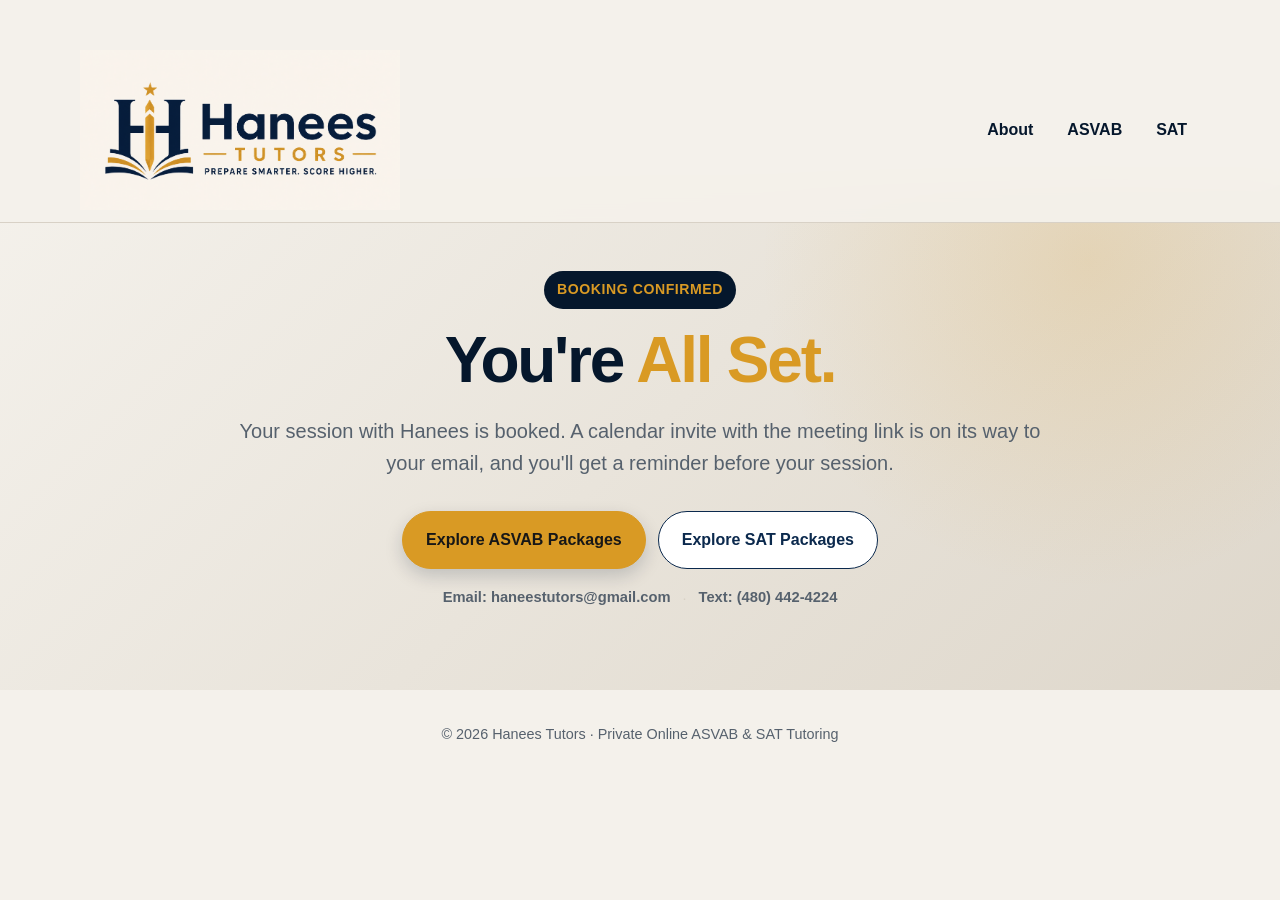
<file: thank-you-booking.html>
<!DOCTYPE html>
<html lang="en">
<head>
<!-- Google tag (gtag.js) -->
<script async src="https://www.googletagmanager.com/gtag/js?id=G-X34HV6HW5H"></script>
<script>
  window.dataLayer = window.dataLayer || [];
  function gtag(){dataLayer.push(arguments);}
  gtag('js', new Date());

  gtag('config', 'G-X34HV6HW5H');
</script>

<meta charset="UTF-8">
<meta name="viewport" content="width=device-width,initial-scale=1">

<link rel="icon" type="image/png" href="favicon.png" sizes="512x512">
<link rel="shortcut icon" href="favicon.png" type="image/png">
<link rel="apple-touch-icon" href="favicon.png">

<meta name="theme-color" content="#05172c">

<title>Booking Confirmed | Hanees Tutors</title>

<meta name="description" content="Your session with Hanees has been booked. A calendar invite is on its way.">

<meta name="robots" content="noindex, follow">

<link rel="stylesheet" href="styles.css">

<!--
  GOOGLE ADS / GA4 CONVERSION TRACKING:
  This page only loads after a completed TidyCal booking
  (set via TidyCal's "Redirect to custom page after booking" —
  requires the Individual/Pro/Agency plan; not available on Free).
  Paste your Google tag (gtag.js) snippet and any conversion event
  code below, inside <head>.

  TidyCal appends booking details as URL parameters, e.g.:
  thank-you-booking.html?name=John&email=john@example.com&type=Free%2015-Minute%20Consultation
  These can be read with JavaScript if you want to personalize
  this page or pass them into your conversion event.
-->

</head>

<body id="top">

<header>

<div class="container nav">

<a class="logo" href="index.html" aria-label="Hanees Tutors home">
<img src="logo.png" alt="Hanees Tutors">
</a>

<nav aria-label="Main navigation">

<a href="about.html">About</a>
<a href="asvab.html">ASVAB</a>
<a href="sat.html">SAT</a>

</nav>

</div>

</header>

<main>

<section class="hero">

<div class="container hero-layout">

<div>

<div class="eyebrow">
Booking Confirmed
</div>

<h1>
You're <span>All Set.</span>
</h1>

<p class="hero-lead">
Your session with Hanees is booked. A calendar invite with the meeting link is on its way to your email, and you'll get a reminder before your session.
</p>

<div class="hero-actions">

<a class="button gold" href="asvab.html">
Explore ASVAB Packages
</a>

<a class="button secondary" href="sat.html">
Explore SAT Packages
</a>

</div>

<div class="hero-contact-row">

<a class="hero-contact-link" href="mailto:haneestutors@gmail.com">
Email: haneestutors@gmail.com
</a>

<span class="hero-contact-divider">·</span>

<a class="hero-contact-link" href="tel:4804424224">
Text: (480) 442-4224
</a>

</div>

</div>

</div>

</section>

</main>


<footer>
© 2026 Hanees Tutors · Private Online ASVAB &amp; SAT Tutoring
</footer>

</body>
</html>
</file>
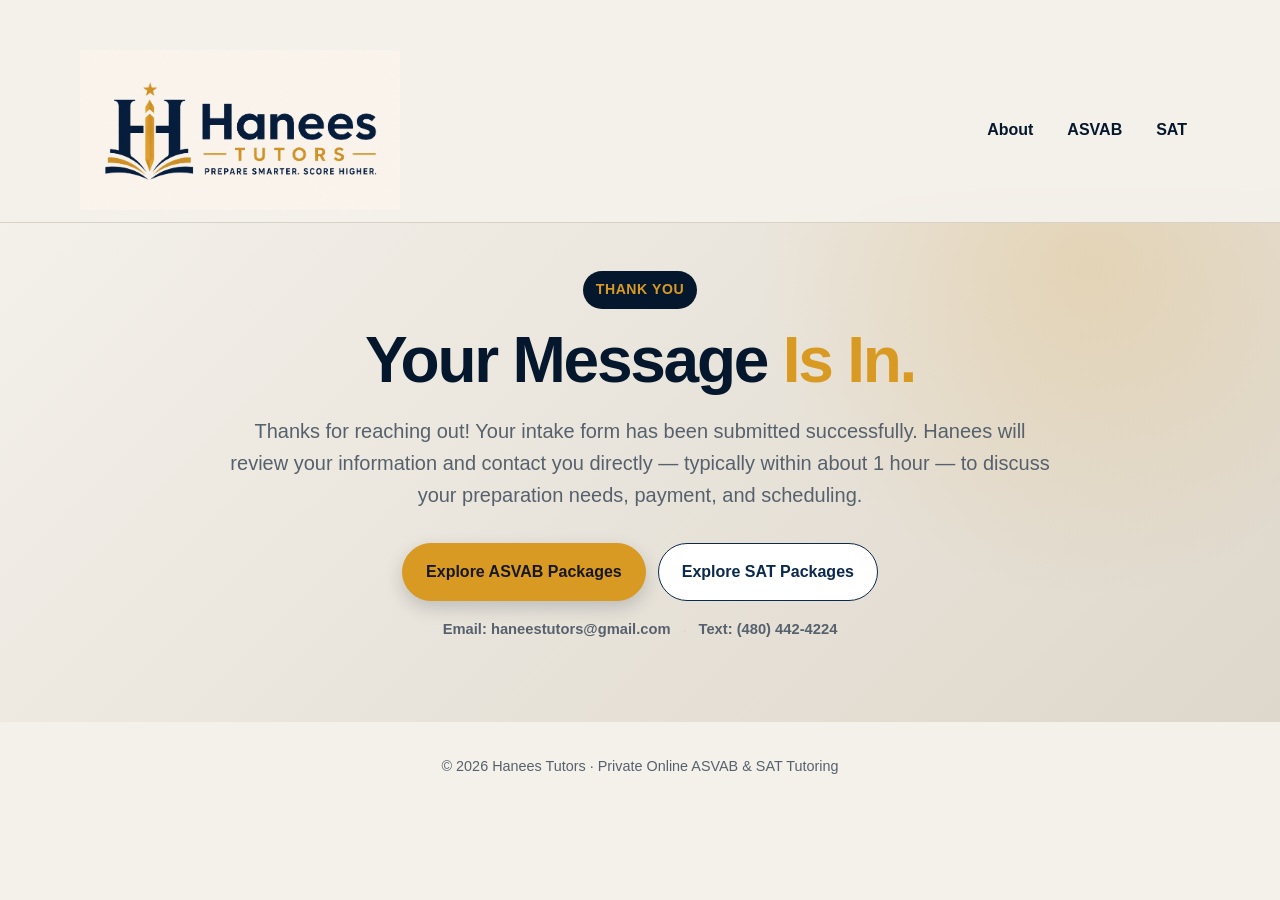
<file: thank-you-form.html>
<!DOCTYPE html>
<html lang="en">
<head>
<!-- Google tag (gtag.js) -->
<script async src="https://www.googletagmanager.com/gtag/js?id=G-X34HV6HW5H"></script>
<script>
  window.dataLayer = window.dataLayer || [];
  function gtag(){dataLayer.push(arguments);}
  gtag('js', new Date());

  gtag('config', 'G-X34HV6HW5H');
</script>

<meta charset="UTF-8">
<meta name="viewport" content="width=device-width,initial-scale=1">

<link rel="icon" type="image/png" href="favicon.png" sizes="512x512">
<link rel="shortcut icon" href="favicon.png" type="image/png">
<link rel="apple-touch-icon" href="favicon.png">

<meta name="theme-color" content="#05172c">

<title>Thank You | Hanees Tutors</title>

<meta name="description" content="Your intake form has been submitted. Hanees will contact you shortly to discuss next steps.">

<meta name="robots" content="noindex, follow">

<link rel="stylesheet" href="styles.css">

<!--
  GOOGLE ADS / GA4 CONVERSION TRACKING:
  This page only loads after a successful intake form submission
  (Formspree's "_next" redirect). Paste your Google tag (gtag.js)
  snippet and any conversion event code below, inside <head>.
-->

</head>

<body id="top">

<header>

<div class="container nav">

<a class="logo" href="index.html" aria-label="Hanees Tutors home">
<img src="logo.png" alt="Hanees Tutors">
</a>

<nav aria-label="Main navigation">

<a href="about.html">About</a>
<a href="asvab.html">ASVAB</a>
<a href="sat.html">SAT</a>

</nav>

</div>

</header>

<main>

<section class="hero">

<div class="container hero-layout">

<div>

<div class="eyebrow">
Thank You
</div>

<h1>
Your Message <span>Is In.</span>
</h1>

<p class="hero-lead">
Thanks for reaching out! Your intake form has been submitted successfully. Hanees will review your information and contact you directly — typically within about 1 hour — to discuss your preparation needs, payment, and scheduling.
</p>

<div class="hero-actions">

<a class="button gold" href="asvab.html">
Explore ASVAB Packages
</a>

<a class="button secondary" href="sat.html">
Explore SAT Packages
</a>

</div>

<div class="hero-contact-row">

<a class="hero-contact-link" href="mailto:haneestutors@gmail.com">
Email: haneestutors@gmail.com
</a>

<span class="hero-contact-divider">·</span>

<a class="hero-contact-link" href="tel:4804424224">
Text: (480) 442-4224
</a>

</div>

</div>

</div>

</section>

</main>


<footer>
© 2026 Hanees Tutors · Private Online ASVAB &amp; SAT Tutoring
</footer>

</body>
</html>
</file>
<file: styles.css>
:root{
--bg:#f4f1eb;
--card:#ffffff;
--text:#17202b;
--muted:#56616d;
--navy:#0b294d;
--navy-dark:#05172c;
--blue-light:#e7eef6;
--border:#d8d1c6;
--gold:#d99a24;
--gold-light:#fff4d9;
--green:#176b4d;
--green-light:#e7f5ee;
--green-border:#b9dfcd;
--max:1120px;
}

*{
box-sizing:border-box;
margin:0;
padding:0;
}

html{
scroll-behavior:smooth;
}

body{
font-family:-apple-system,BlinkMacSystemFont,"Segoe UI",sans-serif;
background:var(--bg);
color:var(--text);
line-height:1.7;
}

body.modal-open{
overflow:hidden;
}

.container{
max-width:var(--max);
margin:auto;
padding:0 24px;
}


/* TOP BANNER */

.top-banner{
position:sticky;
top:0;
z-index:21;
background:var(--navy-dark);
color:var(--gold);
text-align:center;
font-size:.82rem;
line-height:1.3;
font-weight:900;
letter-spacing:.04em;
text-transform:uppercase;
padding:10px 16px;
}


/* HEADER */

header{
position:sticky;
top:38px;
background:rgba(244,241,235,.96);
backdrop-filter:blur(12px);
border-bottom:1px solid var(--border);
z-index:20;
}

.nav{
display:flex;
justify-content:space-between;
align-items:center;
padding:12px 0;
min-height:78px;
position:relative;
}

.logo{
display:inline-flex;
align-items:center;
flex-shrink:0;
text-decoration:none;
line-height:0;
}

.logo img{
display:block;
width:320px;
height:auto;
max-height:none;
object-fit:contain;
object-position:left center;
transition:opacity .2s ease,transform .2s ease;
}

.logo:hover img{
opacity:.88;
transform:translateY(-1px);
}

.nav-toggle{
display:none;
}

nav{
display:flex;
gap:8px;
align-items:center;
}

nav a{
text-decoration:none;
color:var(--navy-dark);
font-weight:700;
padding:9px 13px;
border-radius:999px;
transition:.2s ease;
}

nav a:hover,
nav a.active{
background:var(--navy);
color:white;
}


/* BUTTONS */

.button{
display:inline-flex;
align-items:center;
justify-content:center;
background:var(--navy);
color:white;
padding:14px 23px;
border-radius:999px;
text-decoration:none;
font-weight:800;
border:1px solid var(--navy);
box-shadow:0 7px 18px rgba(5,23,44,.18);
transition:.2s ease;
cursor:pointer;
}

.button:hover{
background:var(--navy-dark);
transform:translateY(-1px);
}

.button.gold{
background:var(--gold);
border-color:var(--gold);
color:#171717;
}

.button.gold:hover{
background:#c78919;
}

.button.secondary{
background:white;
color:var(--navy);
border-color:var(--navy);
box-shadow:none;
}


/* HERO */

.hero{
padding:86px 0 78px;
background:
radial-gradient(circle at 85% 15%,rgba(217,154,36,.18),transparent 28%),
linear-gradient(135deg,#f4f1eb 0%,#ded7cb 100%);
}

.hero-layout{
display:block;
text-align:center;
}

.hero > .container{
max-width:1200px;
}

.hero .hero-lead{
max-width:820px;
margin-left:auto;
margin-right:auto;
}

.hero .hero-points{
max-width:1050px;
justify-content:center;
}

.eyebrow{
display:inline-block;
background:var(--navy-dark);
color:var(--gold);
padding:7px 13px;
border-radius:999px;
font-size:.88rem;
font-weight:900;
letter-spacing:.04em;
text-transform:uppercase;
margin-bottom:18px;
}

.hero h1{
font-size:clamp(2.5rem,5vw,4.25rem);
line-height:1.04;
letter-spacing:-.035em;
color:var(--navy-dark);
margin-bottom:22px;
max-width:820px;
margin-left:auto;
margin-right:auto;
}

.hero h1 span{
color:var(--gold);
}

.hero-lead{
font-size:1.25rem;
line-height:1.6;
color:var(--muted);
max-width:820px;
margin-left:auto;
margin-right:auto;
margin-bottom:25px;
}

.hero-points{
display:flex;
flex-wrap:wrap;
gap:10px;
margin:24px auto;
justify-content:center;
}

.hero-point{
background:white;
border:1px solid var(--border);
padding:8px 13px;
border-radius:999px;
font-size:.92rem;
font-weight:800;
color:var(--navy);
box-shadow:0 3px 8px rgba(5,23,44,.05);
}


/* HERO BUTTON ROW */

.hero-actions{
display:flex;
align-items:stretch;
justify-content:center;
gap:12px;
margin-top:32px;
flex-wrap:nowrap;
}

.hero-actions .button{
white-space:nowrap;
}


/* SECONDARY CONTACT LINKS */

.hero-contact-row{
display:flex;
align-items:center;
justify-content:center;
gap:12px;
margin-top:16px;
flex-wrap:wrap;
}

.hero-contact-link{
color:var(--muted);
font-weight:700;
font-size:.92rem;
text-decoration:none;
border-bottom:1px solid transparent;
padding-bottom:1px;
transition:color .2s ease,border-color .2s ease;
}

.hero-contact-link:hover{
color:var(--navy);
border-bottom-color:var(--navy);
}

.hero-contact-divider{
color:var(--border);
font-size:.9rem;
}


/* GENERAL SECTIONS */

section{
padding:78px 0;
}

.section-heading{
text-align:center;
max-width:780px;
margin:0 auto 42px;
}

.section-heading h2{
font-size:clamp(2rem,4vw,2.65rem);
line-height:1.15;
color:var(--navy-dark);
margin-bottom:12px;
}

.section-heading p{
font-size:1.08rem;
color:var(--muted);
}


/* SUBJECT LINK CARDS (homepage) */

.subject-grid{
display:grid;
grid-template-columns:repeat(3,1fr);
gap:22px;
max-width:1080px;
margin:0 auto;
}

.subject-card{
position:relative;
background:var(--card);
border:1px solid var(--border);
border-radius:22px;
padding:32px;
box-shadow:0 9px 22px rgba(5,23,44,.07);
text-decoration:none;
display:flex;
flex-direction:column;
transition:.2s ease;
}

.subject-card:hover{
transform:translateY(-4px);
box-shadow:0 16px 32px rgba(5,23,44,.12);
}

.subject-icon{
width:48px;
height:48px;
display:flex;
align-items:center;
justify-content:center;
background:var(--blue-light);
color:var(--navy);
border-radius:14px;
font-weight:950;
font-size:1.2rem;
margin-bottom:16px;
}

.subject-card h3{
font-size:1.5rem;
color:var(--navy-dark);
margin-bottom:8px;
}

.subject-card p{
color:var(--muted);
font-size:.96rem;
margin-bottom:16px;
flex:1;
}

.subject-card .subject-cta{
color:var(--navy);
font-weight:800;
font-size:.94rem;
}

.about-link-card{
grid-column:1 / -1;
display:flex;
flex-direction:row;
align-items:center;
gap:24px;
text-align:left;
}

.about-link-card img{
width:96px;
height:96px;
border-radius:50%;
object-fit:cover;
flex-shrink:0;
border:2px solid var(--border);
}

.about-link-card .subject-icon{
display:none;
}


/* PACKAGES */

.packages{
background:#fff;
border-top:1px solid var(--border);
border-bottom:1px solid var(--border);
}

.package-grid{
display:grid;
grid-template-columns:repeat(3,1fr);
gap:20px;
align-items:stretch;
}

.package{
position:relative;
background:var(--card);
border:1px solid var(--border);
border-radius:22px;
padding:28px;
box-shadow:0 9px 22px rgba(5,23,44,.07);
display:flex;
flex-direction:column;
}

.package.featured{
border:2px solid var(--gold);
box-shadow:0 14px 30px rgba(217,154,36,.17);
transform:translateY(-8px);
}

.package-badge{
position:absolute;
top:-14px;
left:24px;
background:var(--gold);
color:#151515;
padding:6px 13px;
border-radius:999px;
font-size:.78rem;
font-weight:900;
text-transform:uppercase;
letter-spacing:.04em;
}

.package-label{
color:var(--navy);
font-size:.86rem;
font-weight:900;
text-transform:uppercase;
letter-spacing:.05em;
margin-bottom:7px;
}

.package h3{
font-size:1.55rem;
line-height:1.2;
color:var(--navy-dark);
margin-bottom:10px;
}

.price{
font-size:2.7rem;
font-weight:950;
line-height:1;
color:var(--navy-dark);
margin:15px 0 4px;
}

.price-note{
color:var(--muted);
font-size:.9rem;
margin-bottom:18px;
}

.package-description{
color:var(--muted);
font-size:.97rem;
margin-bottom:20px;
min-height:76px;
}

.package ul{
list-style:none;
margin:0 0 24px;
flex:1;
}

.package li{
position:relative;
padding-left:25px;
margin-bottom:10px;
font-size:.94rem;
color:var(--text);
}

.package li::before{
content:"✓";
position:absolute;
left:0;
top:0;
font-weight:900;
color:var(--green);
}

.package .button{
text-align:center;
width:100%;
}


/* SAVINGS */

.savings{
display:inline-block;
align-self:flex-start;
background:var(--green-light);
color:var(--green);
border:1px solid var(--green-border);
padding:6px 11px;
border-radius:999px;
font-size:.82rem;
font-weight:900;
margin:7px 0 12px;
}

.hourly-comparison{
color:var(--muted);
font-size:.82rem;
line-height:1.4;
margin-top:4px;
}


/* WHY */

.why{
background:var(--bg);
}

.why-grid{
display:grid;
grid-template-columns:repeat(auto-fit,minmax(210px,1fr));
gap:17px;
}

.why-card{
background:white;
border:1px solid var(--border);
border-radius:18px;
padding:23px;
}

.why-icon{
width:40px;
height:40px;
display:flex;
align-items:center;
justify-content:center;
background:var(--blue-light);
color:var(--navy);
border-radius:12px;
font-weight:950;
margin-bottom:14px;
}

.why-card h3{
font-size:1.08rem;
line-height:1.3;
color:var(--navy-dark);
margin-bottom:8px;
}

.why-card p{
font-size:.92rem;
color:var(--muted);
}


/* TWO CARD GRIDS */

.package-grid.package-grid-two{
grid-template-columns:repeat(2,minmax(0,1fr));
max-width:900px;
margin-left:auto;
margin-right:auto;
}


/* START HERE */

.start-here-section{
padding:64px 0 40px;
}

.start-here-grid{
display:grid;
grid-template-columns:repeat(2,minmax(0,1fr));
gap:20px;
max-width:900px;
margin:0 auto;
align-items:stretch;
}

.start-here-card{
position:relative;
background:var(--card);
border:1px solid var(--border);
border-radius:22px;
padding:28px;
box-shadow:0 9px 22px rgba(5,23,44,.07);
display:flex;
flex-direction:column;
}

.start-here-card.featured{
border:2px solid var(--gold);
box-shadow:0 14px 30px rgba(217,154,36,.17);
}


/* RESULTS */

.results{
background:#f2eee7;
}

.results-card{
background:white;
border:1px solid var(--border);
border-radius:22px;
padding:28px 32px;
display:grid;
grid-template-columns:auto 1fr;
gap:28px;
align-items:center;
box-shadow:0 8px 20px rgba(5,23,44,.06);
}

.rating{
font-size:3rem;
font-weight:950;
line-height:1;
color:var(--navy-dark);
}

.stars{
color:var(--gold);
font-size:1.2rem;
letter-spacing:2px;
margin-top:5px;
}

.results h2{
font-size:1.55rem;
color:var(--navy-dark);
margin-bottom:5px;
}

.results p{
color:var(--muted);
}

.stats{
display:flex;
flex-wrap:wrap;
gap:10px;
margin-top:14px;
}

.stat{
background:var(--blue-light);
color:var(--navy);
padding:7px 11px;
border-radius:999px;
font-size:.85rem;
font-weight:800;
}


/* ABOUT */

.about{
background:#fff;
border-top:1px solid var(--border);
border-bottom:1px solid var(--border);
}

.about-grid{
display:grid;
grid-template-columns:.75fr 1.25fr;
gap:55px;
align-items:start;
}

.about-summary{
background:var(--navy-dark);
color:white;
border-radius:23px;
padding:30px;
position:sticky;
top:100px;
}

.about-summary h2{
color:white;
font-size:1.8rem;
line-height:1.2;
margin-bottom:14px;
}

.about-summary p{
color:#dce5ef;
}

.tutor-photo{
width:100%;
max-width:270px;
display:block;
margin:24px auto 22px;
border-radius:20px;
border:1px solid rgba(255,255,255,.18);
box-shadow:0 10px 25px rgba(0,0,0,.22);
}

.tutor-name{
text-align:center;
font-size:1.55rem;
font-weight:900;
color:white;
margin-bottom:3px;
}

.tutor-title{
text-align:center;
color:#dce5ef;
font-weight:800;
margin-bottom:18px;
}

.credentials{
margin-top:22px;
display:grid;
gap:9px;
}

.credential{
background:rgba(255,255,255,.09);
padding:10px 12px;
border-radius:10px;
font-size:.9rem;
font-weight:700;
}

.about-copy h2{
font-size:2.2rem;
color:var(--navy-dark);
margin-bottom:20px;
}

.about-copy p{
color:var(--muted);
margin-bottom:18px;
}

.about-cta-row{
display:flex;
gap:12px;
flex-wrap:wrap;
margin-top:10px;
}


/* TUTOR STRIP (compact about teaser on subject pages) */

.tutor-strip-section{
background:#fff;
border-top:1px solid var(--border);
border-bottom:1px solid var(--border);
padding:56px 0;
}

.tutor-strip{
background:var(--card);
border:1px solid var(--border);
border-radius:22px;
padding:26px 32px;
display:flex;
align-items:center;
gap:24px;
box-shadow:0 9px 22px rgba(5,23,44,.07);
}

.tutor-strip img{
width:88px;
height:88px;
border-radius:50%;
object-fit:cover;
flex-shrink:0;
border:2px solid var(--border);
}

.tutor-strip-info{
flex:1;
}

.tutor-strip-info h3{
font-size:1.2rem;
color:var(--navy-dark);
margin-bottom:2px;
}

.tutor-strip-title{
color:var(--navy);
font-weight:800;
font-size:.88rem;
margin-bottom:7px;
}

.tutor-strip-info p{
color:var(--muted);
font-size:.94rem;
}

.tutor-strip .button{
flex-shrink:0;
white-space:nowrap;
}

@media(max-width:700px){

.tutor-strip{
flex-direction:column;
text-align:center;
padding:28px 22px;
}

}


/* TESTIMONIALS */

.testimonials{
background:var(--bg);
}

.testimonial-grid{
display:grid;
grid-template-columns:repeat(auto-fit,minmax(280px,1fr));
gap:20px;
}

.testimonial-card{
position:relative;
background:white;
border:1px solid var(--border);
border-radius:18px;
padding:28px 26px 24px;
box-shadow:0 8px 20px rgba(5,23,44,.06);
display:flex;
flex-direction:column;
overflow:hidden;
}

.testimonial-card::before{
content:"\201C";
position:absolute;
top:-18px;
right:18px;
font-family:Georgia,"Times New Roman",serif;
font-size:6rem;
line-height:1;
color:var(--gold);
opacity:.16;
pointer-events:none;
}

.testimonial-badge{
display:inline-flex;
align-items:center;
gap:5px;
align-self:flex-start;
background:var(--green-light);
color:var(--green);
border:1px solid var(--green-border);
padding:4px 11px;
border-radius:999px;
font-size:.74rem;
font-weight:900;
text-transform:uppercase;
letter-spacing:.03em;
margin-bottom:14px;
}

.testimonial-stars{
color:var(--gold);
font-size:.95rem;
letter-spacing:2px;
margin-bottom:12px;
}

.testimonial-quote{
position:relative;
color:var(--text);
font-family:Georgia,"Times New Roman",serif;
font-style:italic;
font-size:1.02rem;
line-height:1.65;
margin-bottom:20px;
flex:1;
}

.testimonial-footer{
display:flex;
align-items:center;
gap:12px;
margin-top:auto;
padding-top:16px;
border-top:1px solid var(--border);
}

.testimonial-avatar{
width:42px;
height:42px;
border-radius:50%;
background:var(--navy);
color:white;
display:flex;
align-items:center;
justify-content:center;
font-family:-apple-system,BlinkMacSystemFont,"Segoe UI",sans-serif;
font-style:normal;
font-weight:900;
font-size:1.05rem;
flex-shrink:0;
}

.testimonial-attribution{
font-family:-apple-system,BlinkMacSystemFont,"Segoe UI",sans-serif;
font-style:normal;
font-weight:800;
color:var(--navy-dark);
font-size:.92rem;
}

.testimonial-location{
font-family:-apple-system,BlinkMacSystemFont,"Segoe UI",sans-serif;
font-style:normal;
color:var(--muted);
font-size:.83rem;
}


/* FAQ */

.faq{
background:#fff;
}

.faq-list{
max-width:850px;
margin:auto;
}

.faq-item{
background:var(--bg);
border:1px solid var(--border);
border-radius:15px;
padding:0;
margin-bottom:13px;
overflow:hidden;
}

.faq-item summary{
list-style:none;
cursor:pointer;
padding:20px 23px;
color:var(--navy-dark);
font-size:1.08rem;
font-weight:700;
display:flex;
justify-content:space-between;
align-items:center;
gap:14px;
}

.faq-item summary::-webkit-details-marker{
display:none;
}

.faq-item summary::after{
content:"+";
font-size:1.5rem;
font-weight:400;
line-height:1;
color:var(--navy);
flex-shrink:0;
}

.faq-item[open] summary::after{
content:"−";
}

.faq-item p{
color:var(--muted);
font-size:.95rem;
padding:0 23px 20px;
}


/* CONTACT */

.contact-section{
padding-top:25px;
padding-bottom:70px;
}

.contact{
background:var(--navy-dark);
color:white;
border-radius:25px;
padding:48px;
text-align:center;
box-shadow:0 16px 35px rgba(5,23,44,.2);
}

.contact h2{
color:white;
font-size:2.25rem;
line-height:1.2;
margin-bottom:12px;
}

.contact p{
color:#dce5ef;
margin:8px 0;
}

.contact a{
color:white;
font-weight:800;
text-decoration:none;
}

.actions{
margin-top:25px;
display:flex;
gap:13px;
flex-wrap:wrap;
}

.contact .actions{
justify-content:center;
}

.contact .button{
background:var(--gold);
border-color:var(--gold);
color:#171717;
box-shadow:none;
}


/* INTAKE MODAL */

.modal{
position:fixed;
inset:0;
z-index:1000;
display:flex;
align-items:center;
justify-content:center;
padding:25px;
background:rgba(5,23,44,.72);
backdrop-filter:blur(7px);
opacity:0;
visibility:hidden;
pointer-events:none;
transition:opacity .25s ease,visibility .25s ease;
}

.modal.active{
opacity:1;
visibility:visible;
pointer-events:auto;
}

.modal-content{
position:relative;
width:min(850px,100%);
max-height:92vh;
overflow-y:auto;
background:white;
border:1px solid #c8d5e3;
border-radius:24px;
padding:38px;
box-shadow:0 25px 70px rgba(0,0,0,.30);
}

.tidycal-embed{
min-height:600px;
}

.modal-close{
position:absolute;
top:14px;
right:16px;
width:42px;
height:42px;
border:0;
border-radius:50%;
background:var(--blue-light);
color:var(--navy-dark);
font-size:1.8rem;
cursor:pointer;
}

.intake-header{
text-align:center;
margin-bottom:30px;
padding-right:25px;
}

.intake-header h2{
font-size:2.25rem;
line-height:1.2;
color:var(--navy-dark);
margin-bottom:10px;
}

.intake-header p{
color:var(--muted);
}

.form-row{
display:grid;
grid-template-columns:1fr 1fr;
gap:18px;
}

.form-group{
margin-bottom:18px;
}

.form-group label{
display:block;
font-weight:800;
color:var(--navy-dark);
font-size:.92rem;
margin-bottom:6px;
}

.form-group input,
.form-group select,
.form-group textarea{
width:100%;
padding:12px 14px;
font:inherit;
color:var(--text);
background:#fff;
border:1px solid var(--border);
border-radius:10px;
}

.form-group textarea{
min-height:125px;
resize:vertical;
}

.required{
color:#b42318;
}

.form-submit{
text-align:center;
margin-top:10px;
}

.form-note{
text-align:center;
font-size:.84rem;
color:var(--muted);
margin-top:15px;
}

.selected-package{
background:var(--gold-light);
border:1px solid #ead49a;
border-radius:12px;
padding:13px 15px;
margin-bottom:22px;
color:#4d3b0d;
font-size:.92rem;
font-weight:800;
}


/* FOOTER */

footer{
padding:32px 24px;
text-align:center;
color:var(--muted);
font-size:.9rem;
}


/* RESPONSIVE */

@media(max-width:900px){

.package-grid{
grid-template-columns:1fr;
max-width:600px;
margin:auto;
}

.package.featured{
transform:none;
}

.about-grid{
grid-template-columns:1fr;
}

.about-summary{
position:static;
}

.subject-grid{
grid-template-columns:1fr;
}

.about-link-card{
flex-direction:column;
text-align:center;
}

}

@media(max-width:760px){

.hero-actions{
flex-wrap:wrap;
}

.hero-actions .button{
flex:1 1 auto;
}

.package-grid.package-grid-two,
.start-here-grid{
grid-template-columns:1fr;
}

.form-row{
grid-template-columns:1fr;
gap:0;
}

}

@media(max-width:700px){

.top-banner{
font-size:.7rem;
padding:8px 10px;
}

header{
top:32px;
}

.logo img{
width:260px;
max-height:none;
}

nav{
display:none;
position:absolute;
top:100%;
left:0;
right:0;
flex-direction:column;
align-items:stretch;
gap:2px;
background:var(--bg);
border:1px solid var(--border);
border-top:none;
border-radius:0 0 16px 16px;
padding:10px 14px 18px;
box-shadow:0 16px 30px rgba(5,23,44,.12);
z-index:30;
}

nav.nav-open{
display:flex;
}

nav a{
padding:13px 14px;
border-radius:10px;
}

.nav-toggle{
display:flex;
flex-direction:column;
justify-content:center;
align-items:center;
gap:5px;
width:40px;
height:40px;
border:1px solid var(--border);
border-radius:10px;
background:white;
cursor:pointer;
padding:0;
flex-shrink:0;
}

.nav-toggle span{
display:block;
width:20px;
height:2px;
background:var(--navy-dark);
border-radius:2px;
transition:transform .2s ease,opacity .2s ease;
}

.nav-toggle[aria-expanded="true"] span:nth-child(1){
transform:translateY(7px) rotate(45deg);
}

.nav-toggle[aria-expanded="true"] span:nth-child(2){
opacity:0;
}

.nav-toggle[aria-expanded="true"] span:nth-child(3){
transform:translateY(-7px) rotate(-45deg);
}

.hero{
padding:58px 0;
}

.hero h1{
font-size:2.55rem;
}

.hero-lead{
font-size:1.08rem;
}

section{
padding:60px 0;
}

.results-card{
grid-template-columns:1fr;
gap:15px;
}

.contact{
padding:34px 22px;
}

.modal{
padding:10px;
align-items:flex-start;
}

.modal-content{
max-height:96vh;
margin-top:10px;
padding:27px 20px 25px;
border-radius:20px;
}

}

@media(max-width:600px){

.logo img{
width:220px;
max-height:none;
}

.hero-actions{
flex-direction:column;
align-items:stretch;
}

.hero-actions .button{
width:100%;
}

}

@media(prefers-reduced-motion:reduce){

html{
scroll-behavior:auto;
}

*{
transition:none !important;
}

}
</file>
